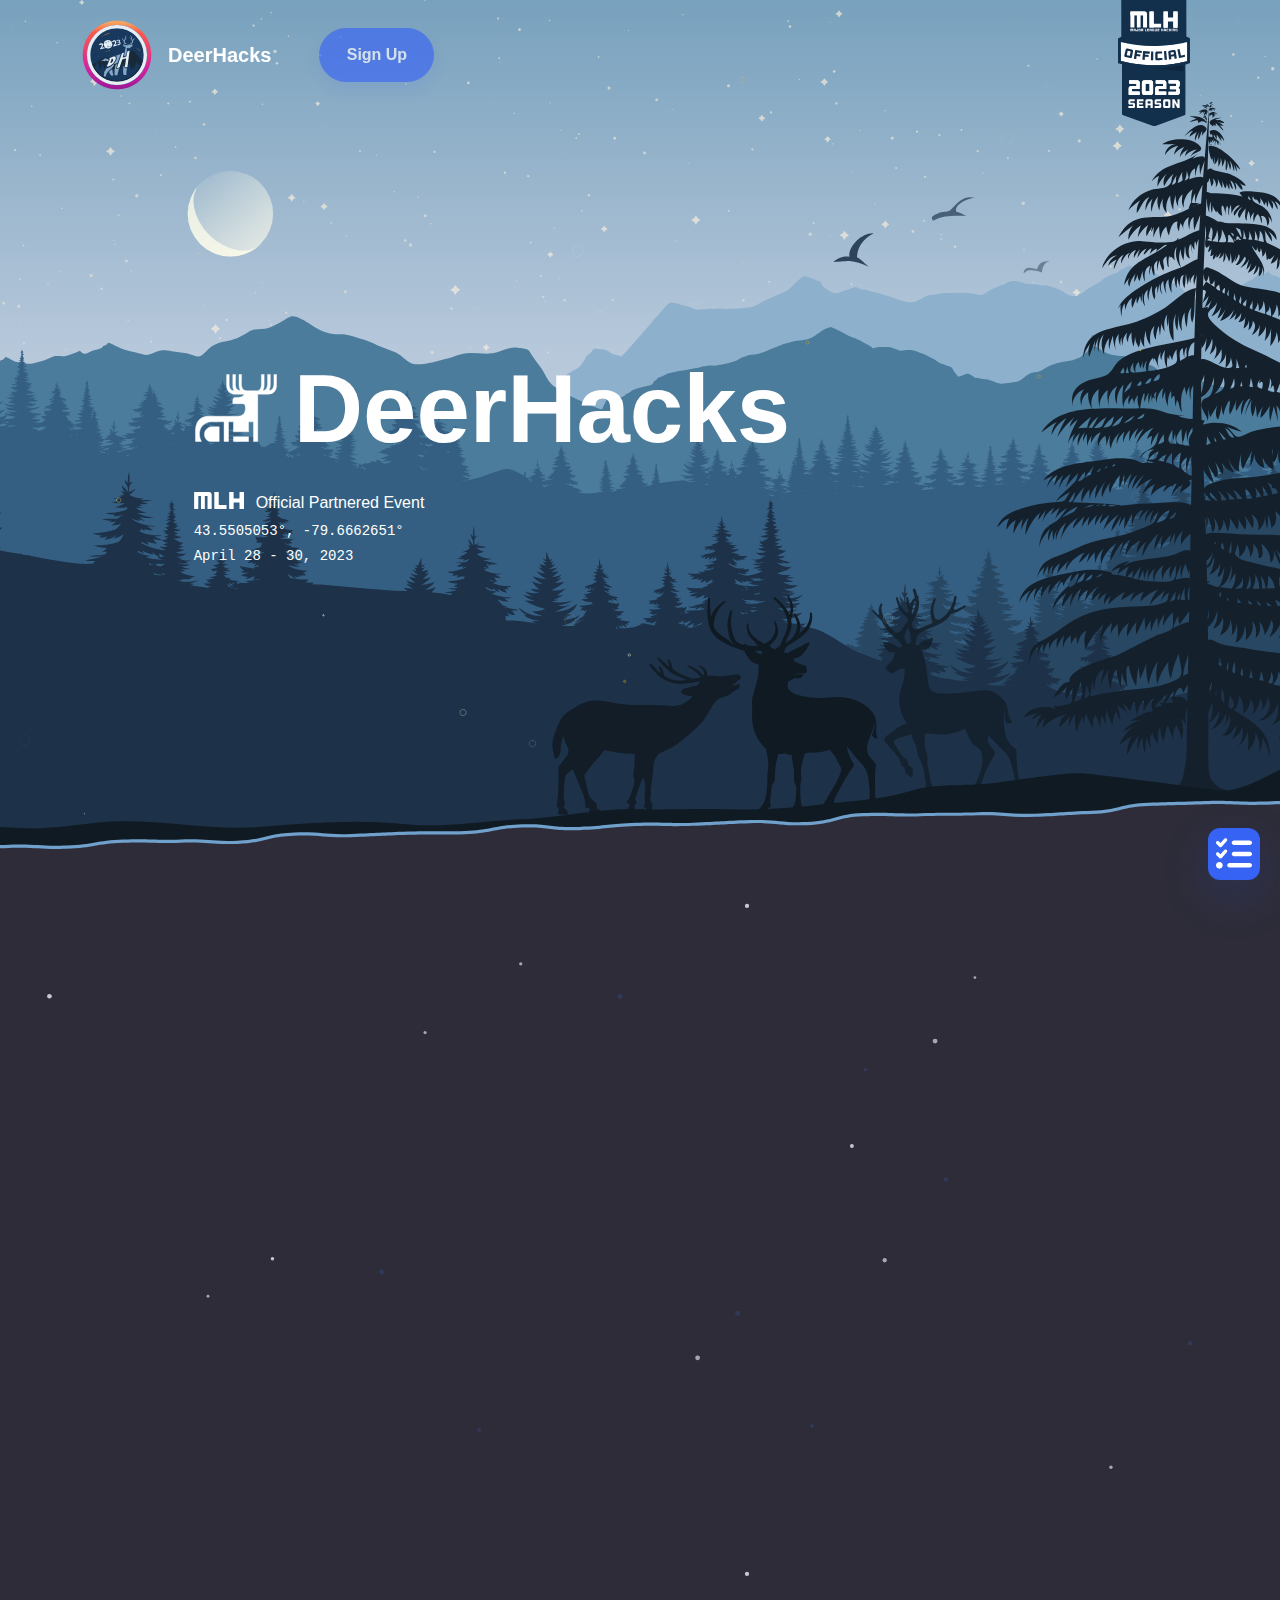
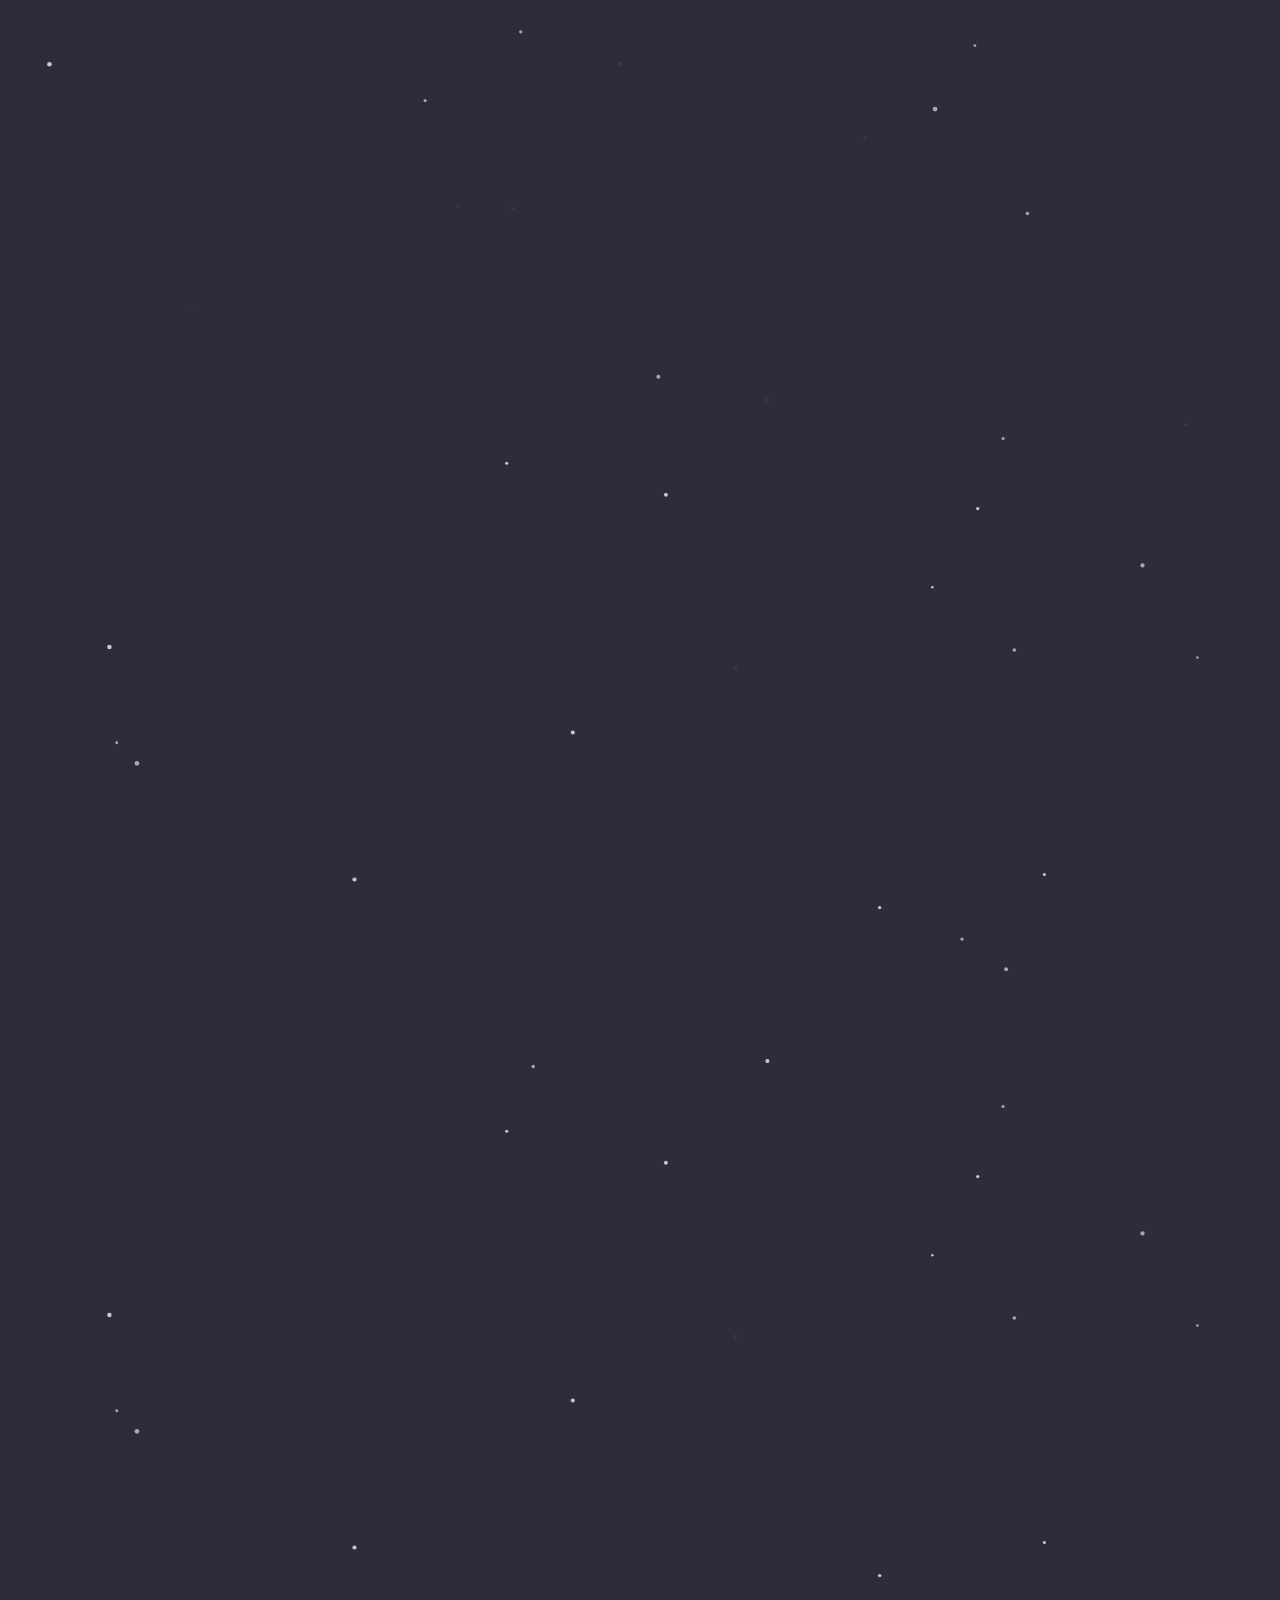
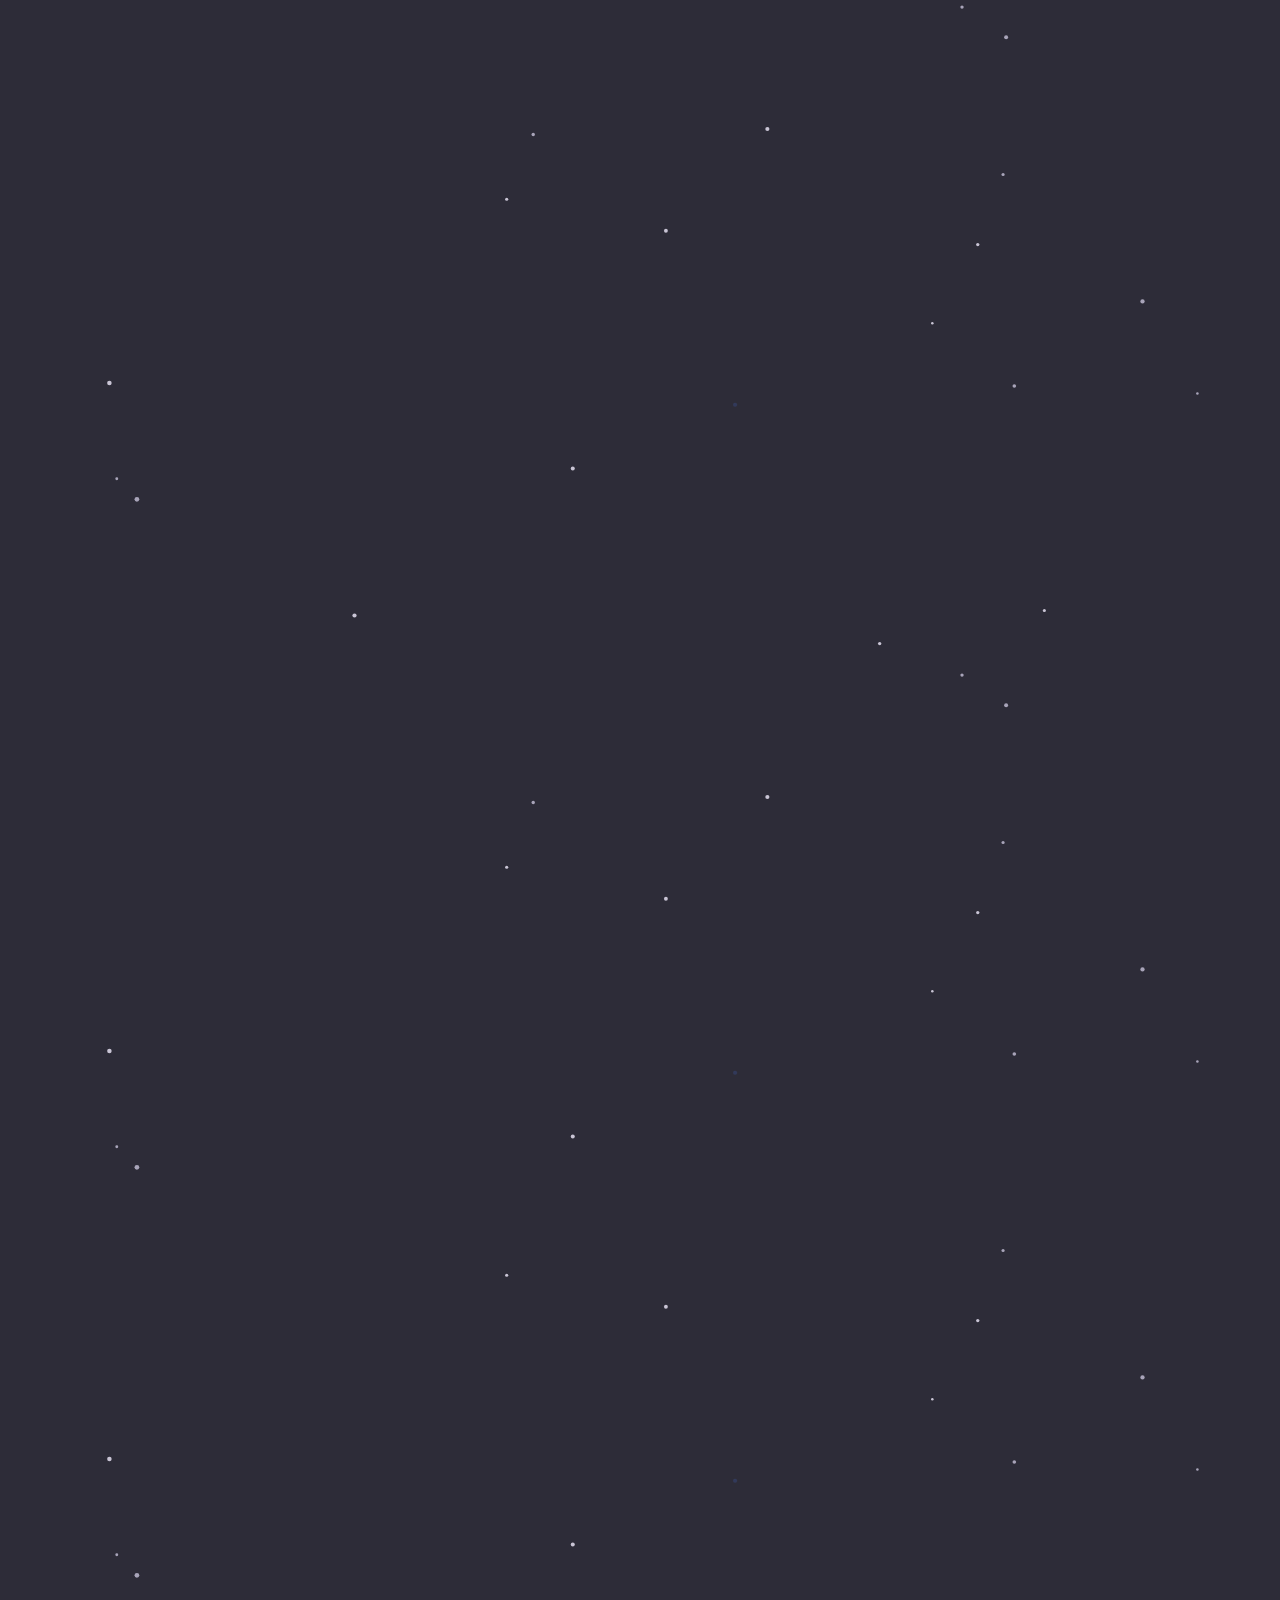
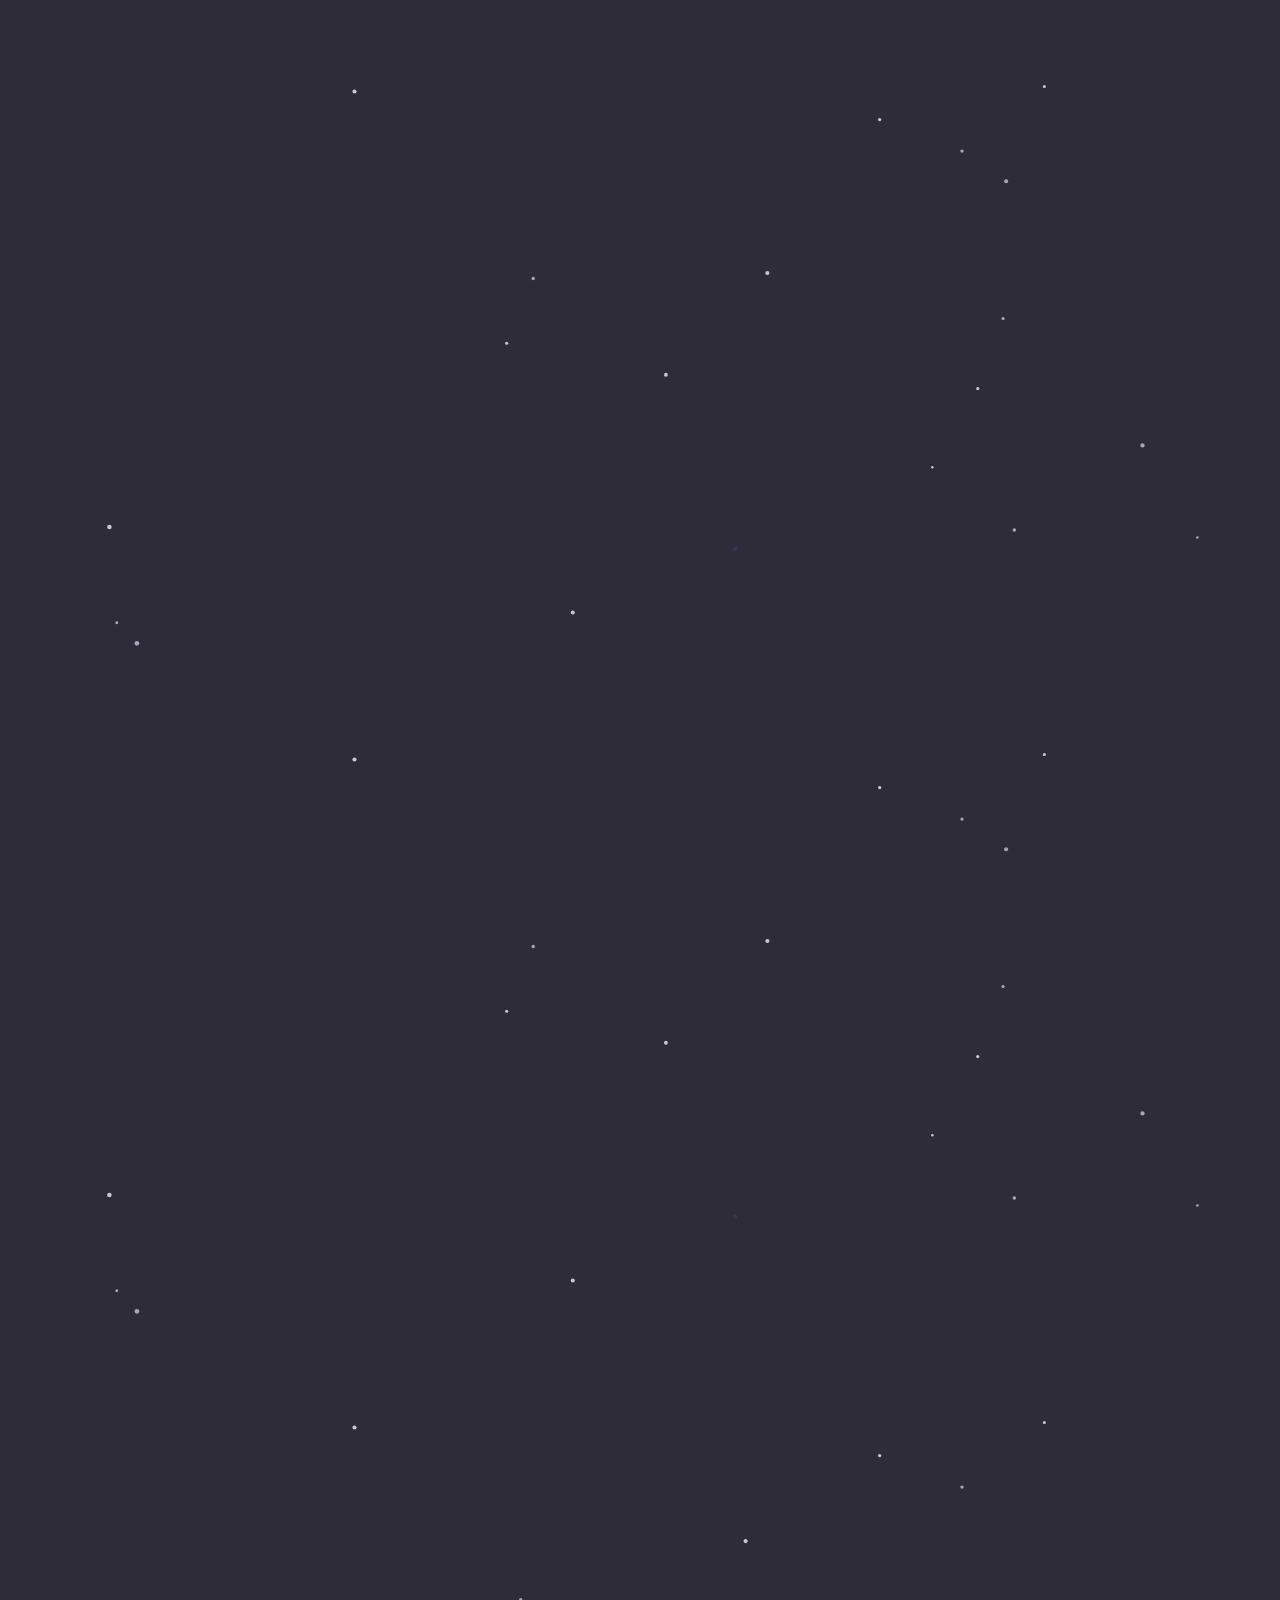
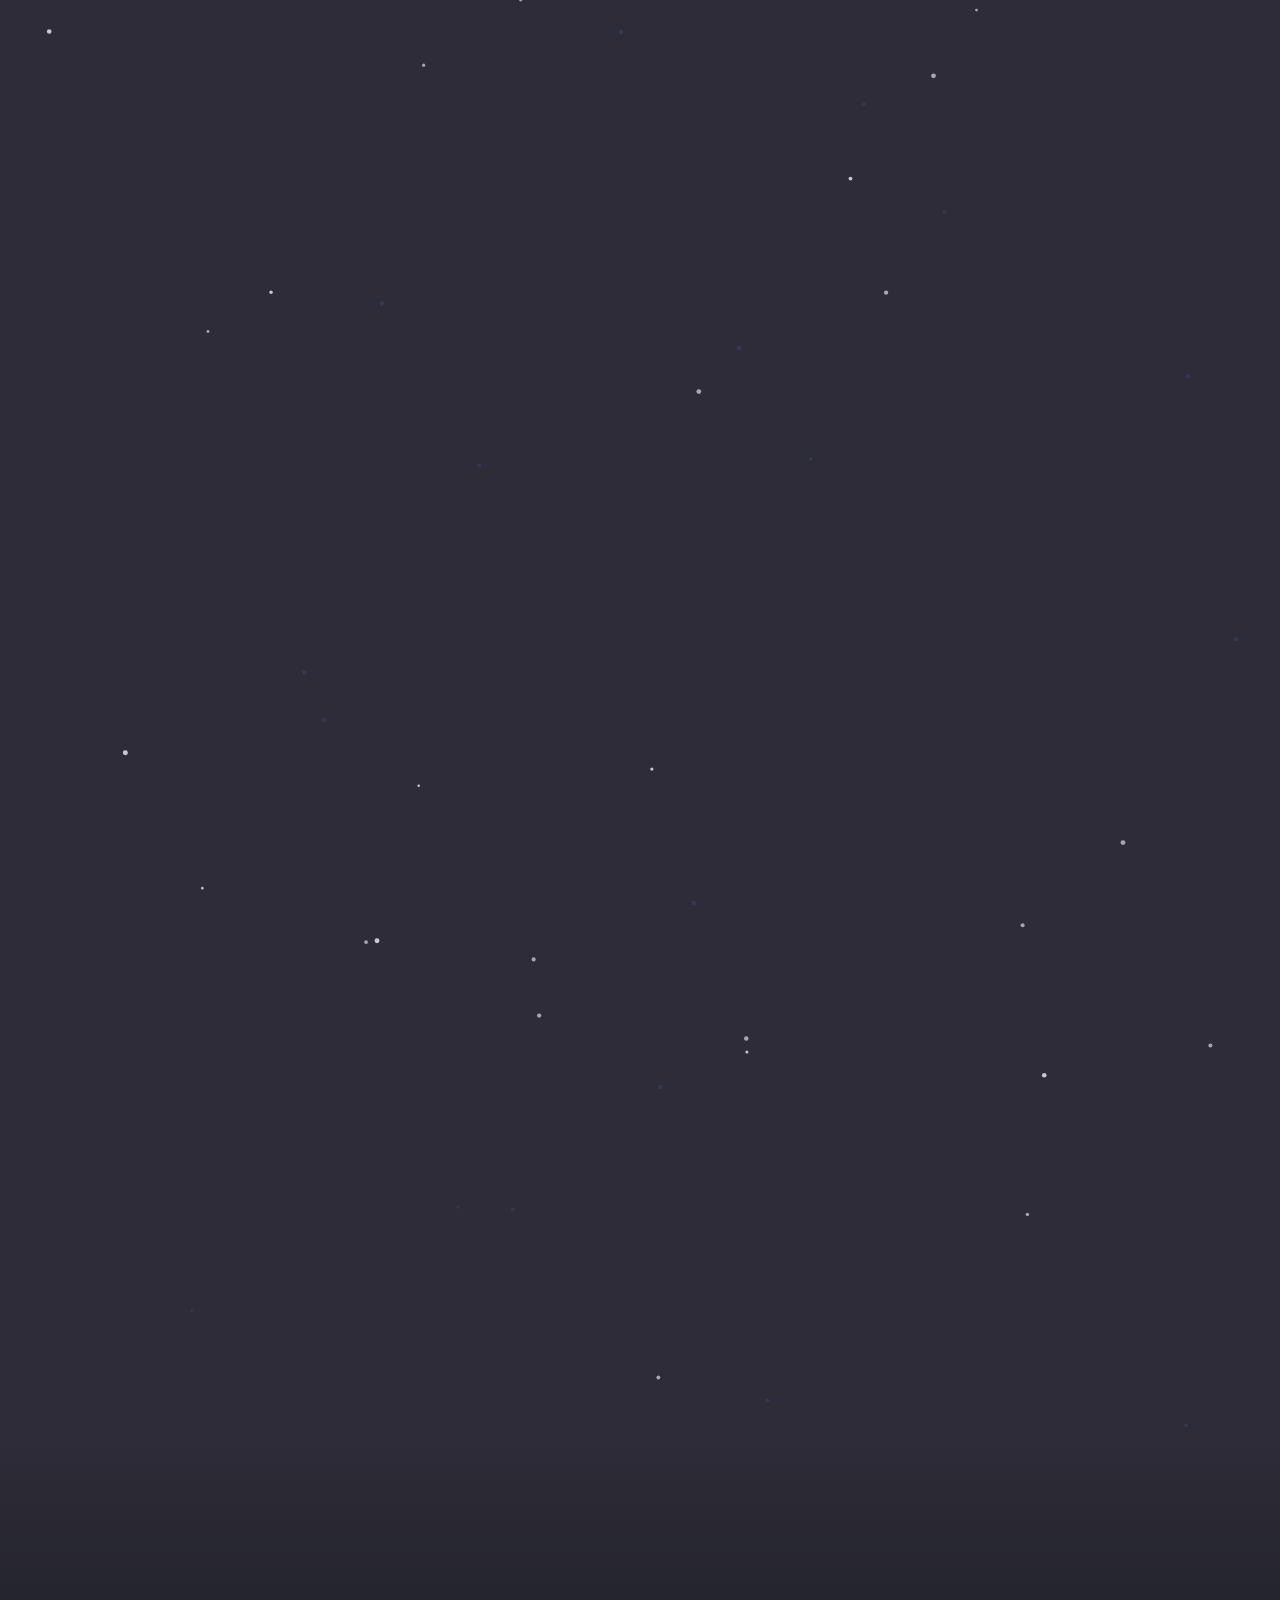
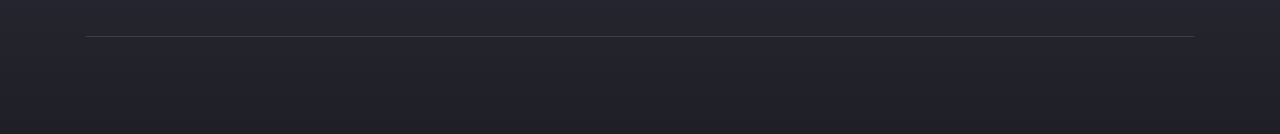
<file: index.html>
<!DOCTYPE html><html data-bs-theme="light" lang="en"><head><meta charset="utf-8"><meta name="viewport" content="width=device-width, initial-scale=1.0, shrink-to-fit=no"><title>DeerHacks</title><meta name="theme-color" content="#2d2c38"><meta property="og:description" content="DeerHacks is University of Toronto Mississauga's annual hackathon! Join hundreds of hackers for a weekend of fun :)"><meta property="og:type" content="website"><meta name="twitter:card" content="summary_large_image"><meta property="og:title" content="DeerHacks"><meta property="og:image" content="assets/img/preview.jpg"><meta name="description" content="DeerHacks is University of Toronto Mississauga's annual hackathon! Join hundreds of hackers for a weekend of fun :)"><link rel="apple-touch-icon" type="image/png" sizes="180x180" href="assets/img/favicons/apple-touch-icon.png"><link rel="icon" type="image/png" sizes="16x16" href="assets/img/favicons/favicon-16x16.png"><link rel="icon" type="image/png" sizes="32x32" href="assets/img/favicons/favicon-32x32.png"><link rel="icon" type="image/png" sizes="180x180" href="assets/img/favicons/apple-touch-icon.png"><link rel="icon" type="image/png" sizes="192x192" href="assets/img/favicons/android-chrome-192x192.png"><link rel="icon" type="image/png" sizes="512x512" href="assets/img/favicons/android-chrome-512x512.png"><link rel="stylesheet" href="assets/bootstrap/css/bootstrap.min.css"><link rel="manifest" href="manifest.json"><link rel="stylesheet" href="https://fonts.googleapis.com/css?family=Inter:300italic,400italic,600italic,700italic,800italic,400,300,600,700,800&amp;display=swap"><link rel="stylesheet" href="https://fonts.googleapis.com/css?family=Reenie+Beanie&amp;display=swap"><link rel="stylesheet" href="assets/css/styles.min.css"><link rel="stylesheet" href="assets/css/animate.min.min.css"><meta property="og:image" content="https://raw.githubusercontent.com/utmmcss/2023.deerhacks.ca/main/assets/img/preview.jpg">
<meta property="twitter:image" content="https://raw.githubusercontent.com/utmmcss/2023.deerhacks.ca/main/assets/img/preview.jpg">
<script async src="https://www.googletagmanager.com/gtag/js?id=G-269TQ3NNNR"></script><script>window.dataLayer = window.dataLayer || [];function gtag(){dataLayer.push(arguments);}gtag('js', new Date());gtag('config', 'G-269TQ3NNNR');</script>
<!-- HEH HEH. Caught you lurking... Anthony Tedja will see you now
    ⣿⣿⣿⣿⣿⣿⣿⣿⣿⣿⣿⣿⣿⣿⣿⣿⣿⣿⣿⣿⣿⣿⣿⣿⣿⣿⣿⣿⣿⣿⣿⣿⣿⣿⣿⣖⣯⣿⣛⡿⢿⣿⣿⣿⣿⣿⣿⣿⣿⣿⣿⣿⣿⣿⣿⣿⣿⣿⣿⣿⣿⣿⣿⣿⣿⣿⣿⣿⣿⣿⣿⣿⣿⣿⣿⣿⣿⣿⣿⣿⣿⣿⣿⣿
    ⣿⣿⣿⣿⣿⣿⣿⣿⣿⣿⣿⣿⣿⣿⣿⣿⣿⣿⣿⣿⣿⣿⣿⣿⣿⣿⣿⣿⣿⣿⣿⣿⣿⣿⣿⣿⣮⡻⣿⣿⣿⣾⣽⡻⠿⣛⣯⣭⣭⣭⣭⣭⣟⣛⠿⣿⣿⣿⣿⣿⣿⣿⣿⣿⣿⣿⣿⣿⣿⣿⣿⣿⣿⣿⣿⣿⣿⣿⣿⣿⣿⣿⣿⣿
    ⣿⣿⣿⣿⣿⣿⣿⣿⡿⠿⣿⠿⣿⣿⣿⣿⣿⣿⣿⣿⣿⣿⣿⣿⣿⣿⣿⣿⣿⣿⣿⣿⣿⣿⣿⣿⠿⣟⣊⣛⣿⣿⢟⣿⣿⣲⡶⣶⣦⣭⣝⣿⣿⣿⣿⣶⣭⡛⢿⣿⣿⣿⣿⣿⣿⣿⣿⣿⣿⣿⣿⣿⣿⣿⣿⣿⣿⣿⣿⣿⣿⣿⣿⣿
    ⣿⣿⣿⣿⣿⢟⣭⣶⣿⣿⣿⣿⣷⣯⣛⢿⣿⣿⣿⣿⣿⣿⣿⣿⣿⣿⣿⣿⣿⣿⣿⣿⡿⣻⣽⣾⣿⣿⣿⣿⣿⣿⣿⣿⣿⣿⣿⣿⣽⣿⣿⣿⣿⣿⣿⣿⠃⠀⣤⣬⠏⠉⠁⠀⠀⠀⠀⠀⢸⣿⣿⣿⣿⣿⣿⣿⣿⣿⣿⣿⣿⣿⣿⣿⡇
    ⣿⣿⣿⡟⣵⣿⣿⣿⣿⣿⣿⣿⣿⣿⣿⣧⡹⣿⣿⣿⣿⣿⣿⣿⣿⣿⣿⣿⣿⣿⢟⣿⣿⣿⡿⣿⣿⣿⣿⣿⣿⣿⣿⣿⣿⣿⣿⣿⣟⣿⣿⣿⣿⣿⣿⣿⡆⠀⢿⣯⣄⠀⠀⠀⠀⠀⠀⠀⣸⣿⣿⣿⣿⣿⣿⣿⣿⣿⣿⣿⣿⣿⣿⣿⣿
    ⣿⣿⡟⣼⣿⣿⣿⣿⣿⣿⣿⣿⣿⣿⣿⣿⣷⢹⣿⣿⣿⣿⣿⣿⣿⣿⣿⣿⡿⣱⣿⣿⣿⣟⣾⣿⣿⣿⣿⣿⣿⣿⣿⣿⣿⣿⣿⣿⣿⣿⣯⡻⣿⣿⣿⣿⣷⡀⠈⢿⣟⣀⠀⠀⠀⠀⠀⠀⣿⣿⣿⣿⣿⣿⣿⣿⣿⣿⣿⣿⣿⣿⣿⣿⡇
    ⣿⣿⣸⣿⣿⣿⣿⣿⣿⣿⣿⣿⣿⣿⣿⣿⣿⡇⣿⣿⣿⣿⣿⣿⣿⣿⣿⢟⣼⣿⣿⣿⡿⣾⣿⣿⣿⣿⣿⣿⣿⣿⣿⣿⣿⣿⣿⣿⣿⣿⣿⣷⡝⢿⣿⣿⣿⣷⡄⠈⢻⣿⣷⠀⠀⠀⠀⢀⣿⣿⣿⣿⣿⣿⣿⣿⣿⣿⣿⣿⣿⣿⣿⣿
    ⣿⡇⣿⣿⣿⣿⣿⣿⣿⣿⣿⣿⣿⣿⣿⣿⣿⣿⢸⣿⣿⣿⣿⣿⣿⣿⢯⣾⣿⣿⣿⣿⢻⣿⣿⣿⣿⣿⣿⣿⣿⣿⣿⣿⣿⣿⣿⣿⣿⣿⣿⣿⣿⣌⢿⣿⣿⣿⣿⣆⠀⠙⢿⣿⣷⡄⣠⠘⢿⣿⣿⣿⣿⣿⣿⣿⣿⣿⣿⣿⣿⣿⣿⣿
    ⣿⢹⣿⣿⣿⣿⣿⣿⣿⣿⣿⣿⣿⣿⣿⣿⣿⣿⡏⣿⣿⣿⣿⣿⣿⢯⣿⣿⢯⣿⣿⣿⣾⣿⣿⣿⣿⣿⣿⣿⣿⣾⣿⣿⣿⣿⣿⣿⣿⣿⣿⣿⣿⣿⣎⢿⣿⣿⣿⣿⡷⣄⡀⠈⠙⠛⠛⠀⣧⡹⣿⣿⣿⣿⣿⣿⣿⣿⣿⣿⣿⣿⣿⣿
    ⣿⣸⣿⣿⣿⣿⣿⣿⣿⣿⣿⣿⣿⣿⣿⣿⣿⣿⣧⢿⣿⣿⣿⣿⡟⣾⣿⡟⣾⣿⣿⣷⣿⣿⣿⣿⣿⣿⣿⣿⣿⡇⣿⣿⣿⣿⣿⣿⣿⣿⣿⣿⣿⣿⣿⣎⣿⣿⣿⣿⣷⢻⣿⣶⣄⢠⣤⣴⣿⣷⡘⣿⣿⣿⣿⣿⣿⣿⣿⣿⣿⣿⣿⣿
    ⡿⣿⣿⣿⣿⣿⢋⣿⠏⡟⢉⣉⣽⢋⣿⢃⣿⣿⣿⢸⣿⣿⠿⡋⣸⣿⣿⢳⣿⣿⣿⡿⣿⣿⣿⣿⣿⡟⣿⣿⣿⣧⣿⣿⣿⣿⣿⣿⡍⣿⣿⡿⣿⣿⣿⣿⡼⣿⣿⣿⣿⡿⣿⣿⡾⣯⢿⣿⣿⣿⣿⡜⣿⣿⣿⣿⣿⣿⣿⣿⣿⣿⣿⣿
    ⡇⣿⣿⣿⡿⢃⣈⠅⡼⠠⠄⠲⠃⣈⠁⣼⣿⣿⣿⠜⠋⠁⣾⢃⣿⣿⡟⣾⣿⣿⣿⣷⣿⣿⣿⣿⣿⣷⣿⣿⣿⡇⣿⣿⣿⣿⣿⣿⡟⡙⣿⣷⠹⣿⣿⣿⣿⣹⣿⣿⣿⡏⣿⣿⡇⣿⣞⣿⣿⣿⣿⡽⡘⣿⣿⣿⣿⣿⣿⣿⣿⣿⣿⣿
    ⡇⣿⣿⣿⣷⣾⣿⣾⣷⣶⣾⣷⣾⣿⣾⣿⣿⣿⣿⠄⠀⣰⡟⢸⣿⣿⣧⣿⣿⣿⣿⣿⣼⣿⣿⣿⣿⣿⢿⣿⣿⡇⣿⣿⣿⣿⣿⣿⢇⣭⡝⣿⢘⣢⣙⢿⣿⣇⢿⣿⣿⣿⣿⣿⣇⣿⣿⡼⣿⣿⣿⣷⢻⡽⣿⣿⣿⣿⣿⣿⣿⣿⣿⣿
    ⣷⢻⣿⣿⣿⢃⣿⠏⡍⢩⠥⣽⢃⣿⢇⣿⣿⣿⣿⡆⠀⣻⡗⣾⣿⣿⣻⣿⣿⣿⣿⣿⣧⢿⣿⣿⣿⣿⢸⣿⣿⠇⢹⣿⣿⣿⣿⡟⣼⣿⣿⡽⣿⣿⣿⣷⣭⡻⡼⣿⣿⣿⣿⣿⢻⣿⣿⣿⣹⣿⣿⣿⡟⣷⡹⣿⣿⣿⣿⣿⣿⣿⣿⣿
    ⣿⢹⣿⣿⢇⣠⡄⡼⠡⠔⣒⢁⣠⠄⡼⢹⣿⣿⣿⢢⡀⠻⢀⢻⣿⣿⣿⣿⡟⣿⣿⣿⣿⠈⢿⣿⣿⡟⢸⣿⣿⢸⣼⣿⣿⣿⢟⡽⣛⣭⣽⣷⣷⣶⣶⣾⣿⣯⣄⣿⣿⡇⣿⡿⣾⣿⣿⣿⣧⢿⣿⣿⣿⢻⣷⢻⣿⣿⣿⣿⣿⣿⣿⣿
    ⣿⡼⣿⣿⣾⣿⣷⣿⣶⣿⣿⣾⣿⣾⣿⣿⣿⣿⣿⢸⣿⣎⢸⣸⣿⣿⢸⣿⣿⢹⣿⣿⡿⢈⣬⠻⣿⡇⣿⣿⢇⣿⣏⣿⠿⣫⣾⢾⣿⢻⡟⠭⠟⠓⠒⠒⠚⠚⠛⢸⣿⣿⣿⢧⣿⣿⣿⣿⣿⡼⣿⣿⣿⣼⣿⣧⢻⣿⣿⣿⣿⣿⣿⣿
    ⣿⣇⣿⣿⣿⣿⣿⣿⣿⣿⣿⣿⣿⣿⣿⣿⣿⣿⡟⣿⣿⣿⢸⡟⣿⣿⢸⣿⡇⣼⣿⣿⢳⣿⣿⣷⣜⢇⣿⢏⣾⣿⣸⣵⣿⣿⡻⠓⠈⢀⡀⠀⠀⡀⡀⠐⢲⣖⢰⣼⣿⣹⣟⣾⣿⣿⣿⣿⣿⣷⢿⣿⣿⡇⣿⣿⣄⢻⣿⣿⣿⣿⣿⣿
    ⣿⣿⡸⣿⣿⣿⣿⣿⣿⣿⣿⣿⣿⣿⣿⣿⣿⣿⡑⣿⣿⡏⣼⣷⣿⣿⣸⣿⢧⡇⡿⣣⡿⣿⣛⣛⣻⡸⠫⣾⣿⣿⣿⣿⣿⣟⣤⣥⣾⣿⣇⢾⣿⣾⣤⠴⠿⠋⣾⣻⡟⣿⣽⣿⣿⣿⣿⣿⣿⣿⣼⣿⣿⣿⣿⣿⡟⣆⢻⣿⣿⣿⣿⣿
    ⣿⣿⣧⢿⣿⣿⣿⣿⣿⣿⣿⣿⣿⣿⣿⣿⣿⡿⣩⣬⣿⡇⢻⣿⣼⣿⡏⣿⣼⡇⣡⣷⣿⣿⠿⣿⣷⣾⣷⣿⣿⣿⣿⣿⣿⣿⣿⣿⣿⣿⣿⣿⣮⣡⣦⣾⡿⢿⣿⣎⢻⢳⣿⣿⣿⣿⣿⣿⣿⣿⡇⣿⣿⣿⢻⣿⣧⣿⣆⢿⣿⣿⣿⣿
    ⣿⣿⣿⡜⢿⣿⣿⣿⣿⣿⣿⣿⣿⣿⣿⣿⣿⢣⣿⣿⣿⡇⡿⣿⣷⢿⣷⢧⣯⣾⡿⠏⠓⠋⠉⠉⢁⡉⢠⣽⣿⣿⣿⣿⣿⣿⣿⣿⣿⣿⣿⢟⣻⣿⣿⣫⡾⣿⣾⣏⣯⣿⣿⣿⣿⣿⣿⣿⣿⣿⣿⢹⣿⣿⢸⣿⡇⣿⣿⣎⢿⣿⣿⣿
    ⣿⣿⣿⣿⣎⢻⣿⣿⣿⣿⣿⣿⣿⣿⣿⡿⣣⣿⣿⣿⣿⡇⣧⢻⣿⣟⣿⣘⣯⠁⠀⠀⢀⣠⠀⢀⣭⣭⢸⣿⣿⣿⣿⣿⣿⣿⣿⣿⣿⣿⣻⣟⣽⣿⣿⣿⣾⣿⣿⢘⣾⣿⣿⣿⣿⣿⣿⣿⣿⣿⣿⢸⣿⣿⢸⣿⡇⣏⣿⣿⣎⣿⣿⣿⡇
    ⣿⣿⣿⣿⣿⣷⣝⡿⣿⣿⣿⣿⡿⠿⣛⣵⣿⣿⣿⣿⣿⢻⣿⣯⢿⣿⣞⣇⠧⢀⣾⣦⡻⠿⢛⢛⣭⣥⣿⣿⣿⡻⣿⣿⣿⣿⣿⣿⣿⣿⣿⣿⣿⣿⢛⣿⣿⣿⡟⣾⣿⣿⣿⣿⣿⣿⣿⣿⣿⣿⣿⡿⣿⣿⣸⣿⣿⢻⣿⣿⣿⡜⣿⣿
    ⣿⣿⣿⣿⣿⣿⣿⣿⣿⣷⣶⣶⣿⣿⣿⣿⣿⣿⣿⣿⣿⢸⣿⣿⣯⢿⣿⡽⣼⣿⣿⣿⣥⣶⣿⣿⣿⣿⣿⣿⣿⣿⣿⣿⣿⣿⣿⣿⣿⣿⣿⣿⣟⣵⣿⣿⣿⡿⣼⣿⣿⣿⣿⣿⣿⣿⣿⣿⣿⣿⣿⣇⡿⣾⣾⣿⡼⣿⣿⣿⣿⣿⢹⣿
    ⣿⣿⣿⣿⣿⣿⣿⣿⣿⣿⣿⣿⣿⣿⣿⣿⣿⣿⣿⣿⣿⣼⣿⣿⣿⣿⡻⣿⡅⢿⣿⢟⣥⣺⢞⣵⣿⣿⣿⣿⣿⣿⣿⣿⣿⣿⣿⣿⡿⣟⣯⣾⣿⣿⣿⣿⣿⢱⣿⣿⣿⣿⣿⣿⣿⣿⣿⣿⣿⡟⣾⣷⣿⣧⣿⠯⣽⣿⣹⣿⣿⣿⡏⣿
    ⣿⣿⣿⣿⣿⣿⣿⣿⣿⣿⣿⣿⣿⣿⣿⣿⣿⣿⣿⣿⡏⣿⣿⣿⣿⣿⣿⣿⣿⡜⣡⣾⣾⣽⣿⣿⡟⠿⢿⣿⣿⣿⣿⠿⣿⣛⣯⣷⣿⣿⣿⣿⣿⣿⣿⣿⢧⣿⣿⣿⣿⣿⣿⣿⣿⣿⣿⣿⣿⣽⣿⣿⡿⣼⡟⣴⡿⣳⣿⣿⣿⣿⣿⢻
    ⣿⣿⣿⣿⣿⣿⣿⣿⣿⣿⣿⣿⣿⣿⣿⣿⣿⣿⣿⣿⡇⣿⣿⣿⣿⣿⣿⣿⣷⡿⡜⣿⣿⣿⣿⣿⣿⣿⣿⣿⣿⣿⣿⣿⣿⣿⣿⣿⣿⣿⣿⣿⣿⣿⣿⡟⣾⣿⣿⣿⣿⣿⣿⣿⣿⣿⣿⣿⣳⣿⣿⢻⣷⢟⣼⣟⣿⣿⣿⣿⣿⣿⣿⢸
    ⣿⣿⣿⣿⣿⣿⣿⣿⣿⣿⣿⣿⣿⣿⣿⣿⣿⣿⣿⣿⣿⣿⣿⣿⣿⣿⣿⣿⣿⣿⣯⡈⢿⣿⣿⣿⣿⣿⣿⣿⣿⣿⣿⣿⣿⣿⣿⣿⣿⣿⣿⣿⣟⣯⠟⢱⣿⣿⣿⣿⣿⣿⣿⣿⣿⣿⣿⣳⣿⣿⣿⢸⣫⣿⣿⣿⣿⣿⡇⣿⣿⣿⣿⢸
    ⣿⣿⣿⣿⣿⣿⣿⣿⣿⣿⣿⣿⣿⣿⣿⣿⣿⣿⣿⣿⣿⣿⣿⣿⣿⣿⣿⣿⣿⣿⣿⣿⣆⠛⠿⣿⣿⣿⣿⣿⣿⣿⣿⣿⣿⣿⣿⣿⣟⡯⠟⠛⠉⢄⡴⣼⣿⣿⣿⣿⣿⣿⣿⣿⣿⡿⣳⣿⣿⣿⡟⣿⣿⣿⣿⣿⣿⣿⢣⢺⣿⣿⣿⢸
    ⣿⣿⣿⣿⣿⣿⣿⣿⣿⣿⣿⣿⣿⣿⣿⣿⣿⣿⣿⣿⡿⣿⣿⣿⣿⣿⣿⣿⣿⣿⣿⣿⣿⣧⡁⢠⣬⣉⣛⢛⣛⡻⠛⠛⠛⠛⡛⡉⠥⠀⠁⣀⣴⣿⡇⣿⣿⣿⣿⣿⣿⣿⣿⣿⢟⣿⣿⣿⣿⣿⢹⣿⣿⣿⣿⣿⣿⡏⣾⢸⣿⣿⡏⣿
    ⣿⣿⣿⣿⣿⣿⣿⣿⣿⣿⣿⣿⣿⣿⣿⣿⣿⣿⣿⣿⡇⣿⣿⣿⣿⣿⣿⣿⣿⣿⣿⣿⣿⣿⣷⡘⣿⣿⢻⢸⣿⣿⢳⢧⠋⢀⢡⣐⣤⣴⣾⣿⣿⣿⣏⣿⣿⣿⣿⣿⣿⣿⢟⣵⣿⣿⣿⣿⣿⢃⣿⣿⣿⣿⣿⣿⢏⣼⣿⣼⣿⡿⣸⣿
    ⣿⣿⣿⣿⣿⣿⣿⣿⣿⣿⣿⣿⣿⣿⣿⣿⣿⣿⣿⣿⣷⢿⣿⡇⢻⢟⣿⣿⣿⣿⣿⣿⣿⣿⣿⣷⡜⣿⢸⣸⣿⢏⠟⠀⣠⣿⡄⣿⣿⣿⣿⣿⣿⡿⡃⣿⣿⣿⣿⡿⣻⣵⣿⣿⣿⣿⣿⣿⢣⣾⣿⣿⣿⣿⡿⣫⣾⣿⣏⣿⡿⣱⣿⣿
    ⣿⣿⣿⣿⣿⣿⣿⣿⣿⣿⣿⢟⣯⣽⣭⣽⣽⣻⣿⣿⣿⡜⡿⣃⣶⡙⣿⣿⣿⣿⣿⣿⣿⣿⣿⣿⣿⡹⡞⠿⠋⠈⠀⣰⣿⣿⣷⣜⢿⣿⡿⣟⣽⡾⠧⠻⣟⣯⣷⣿⣿⣿⣿⣿⣿⣿⠟⠁⠻⣿⣿⣿⢿⣫⣾⣿⣿⣟⠼⣫⣾⣿⣿⣿
    ⣿⣿⣿⣿⣿⣿⣿⣿⣿⣿⡗⣿⣿⣿⣿⣿⣿⣿⡼⢟⣩⣶⠸⣿⣼⣿⣮⡛⡿⢿⣿⣿⣿⣿⣿⣿⣿⣷⠀⠀⠀⠀⣼⣿⣿⣿⡿⠛⠁⠄⡻⣿⣮⣕⡻⢿⣿⣿⣿⣿⣿⡿⠿⠟⠋⠁⠀⠈⠠⠈⠙⢶⣿⣿⣿⣿⣯⣶⣿⣿⣿⣿⣿⣿⡇
    ⣿⣿⣿⣿⣿⣿⣿⣿⣿⡟⣾⣿⣿⣿⣿⣿⣿⣿⣧⣿⣿⣿⣧⡹⣧⢿⣿⣿⣮⣕⠮⣭⣟⣛⣛⣛⣻⣯⣵⠇⠀⣸⣿⣿⡿⠋⠄⢔⣉⣽⣈⡜⣿⣿⣿⣿⣿⣶⣶⣶⣶⡿⠃⠀⠀⠀⠀⠀⠀⠀⠂⠰⠻⣿⣿⣿⣿⣿⣿⣿⣿⣿⣿⣿⣿
    ⣿⣿⣿⣿⣿⣿⣿⣿⣿⣿⣝⢿⣿⣿⣿⣿⣿⣿⢯⣿⣿⣿⣿⣷⣎⠫⢻⣿⣿⣿⣿⣶⣮⣭⣟⠛⠛⠛⠋⠀⠀⣿⣿⢏⠴⠃⢶⢫⠦⡖⡱⢡⡜⢿⣿⣿⣿⣿⣿⣿⡟⠁⠀⠀⠀⠀⠀⠀⠀⠀⠀⠁⡐⠹⣿⣿⣿⣿⣿⣿⣿⣿⣿⣿⣿⡇
    ⣿⣿⣿⣿⣿⣿⣿⣿⣿⣿⣿⣮⣿⣿⡿⡿⢿⣣⣿⣿⣿⣿⣿⣿⣿⣿⣶⣾⣿⣿⣿⣿⣿⣿⠃⠀⠀⠀⠀⠀⡞⣼⣾⡟⠁⠀⠀⢩⡁⠉⠀⠈⣯⣮⡻⣿⣿⣿⢿⠋⠀⠀⠀⠀⠀⠀⠀⠀⠀⠀⠀⠀⠠⠀⢻⣿⣿⣿⣿⣿⣿⣿⣿⣿⣿⣿⡇
    ⣿⣿⣿⣿⣿⣿⣿⣿⣿⣿⣿⣿⣿⣿⣿⣿⣿⣿⣿⣿⣿⣿⣿⣿⣿⣿⣿⣿⣿⣿⣿⣿⣿⠃⠀⠀⠀⠀⠀⣼⣹⠿⠌⠀⠀⠀⠀⣾⡇⠀⠀⠀⠸⣿⣿⣣⣿⡃⡞⠀⠀⠀⠀⠀⠀⠀⠀⠀⠀⠀⠀⠀⠀⠆⠈⣿⣿⣿⣿⣿⣿⣿⣿⣿⣿⣿⣿⡇
    ⣿⣿⣿⣿⣿⣿⣿⣿⣿⣿⣿⣿⣿⣿⣿⣿⣿⣿⣿⣿⣿⣿⣿⣿⣿⣿⣿⣿⣿⣿⣿⣿⠇⠀⠀⠀⠀⠀⠀⠀⡿⢽⠻⠶⠶⣤⣴⣟⣃⣀⣀⣀⠀⠵⠿⠟⠽⣹⠁⠀⠀⠀⠀⠀⠀⠀⠀⠀⠀⠀⠀⠀⠀⠰⠀⠸⣿⣿⣿⣿⣿⣿⣿⣿⣿⣿⣿
    ⣿⣿⣿⣿⣿⣿⣿⣿⣿⣿⣿⣿⣿⣿⣿⣿⣿⣿⣿⣿⣿⣿⣿⣿⣿⣿⣿⣿⣿⣿⣿⠏⠀⠀⠀⠀⠀⠀⠀⠀⠀⠀⠀⠀⠀⠀⠀⠈⠉⠉⠉⠉⣿⠿⡝⠛⠛⠋⠀⠀⠀⠀⠀⠀⠀⠀⠀⠀⠀⠀⠀⠀⠀⠀⠃⠀⢻⣿⣿⣿⣿⣿⣿⣿⣿⣿⣿⣿⡇
    -->
</head><body id="top" ontouchstart=""><img class="d-none" fetchpriority="high" src="assets/img/backgrounds/background.svg"><div class="modal fade pulse animated" role="dialog" tabindex="-1" id="modal-1" style="--bs-modal-bg: rgba(0,0,0,0.9);"><div class="modal-dialog modal-fullscreen" role="document"><div class="modal-content"><div class="modal-header fixed-top p-4 px-md-5 border-bottom-0" style="background-image: linear-gradient(to bottom, rgba(0,0,0,0.5), rgba(255,0,0,0));"><h4 class="modal-title d-flex align-items-center pulse animated fs-6" style="column-gap: 0.75rem;margin-left: -0.25rem;"><img class="noselect" src="assets/img/logo-badge.svg" style="width: 2rem;"><small>DeerHacks</small><small id="story-date" style="opacity: 0.50;"></small></h4><button class="btn-close btn-close-white links" type="button" aria-label="Close" data-bs-dismiss="modal"></button></div><div class="modal-body d-flex align-items-center justify-content-center p-0"><div class="container d-flex justify-content-center align-items-center p-0" id="stories-container"><div class="d-inline-flex justify-content-center align-items-center h-100 position-relative mx-auto noselect" id="story-container"><div class="progress fixed-top m-1 progress-bar">
			<div class="progress-bar bg-light" aria-valuenow="0" aria-valuemin="0" aria-valuemax="100" style="transition: width 0.25s ease;"><span class="visually-hidden">0%</span></div>
		</div><h1 class="fw-normal text-dark position-absolute noselect" style="font-size: 1.25rem;pointer-events: none;font-family: 'Reenie Beanie';bottom: 15%;">thanks for<br>coming <span><svg width="21" height="17" viewBox="0 0 21 17" fill="none" xmlns="http://www.w3.org/2000/svg">
<path d="M9.51665 16.2685C8.55015 15.968 7.68023 15.433 6.87003 14.836C6.02705 14.2149 5.22625 13.5332 4.46383 12.8159C3.05699 11.4926 1.66405 10.0153 0.880534 8.22436C0.533531 7.43169 0.319341 6.5638 0.346686 5.69541C0.370702 4.93273 0.567357 4.16853 0.932099 3.49735C1.28825 2.84167 1.80916 2.2757 2.47849 1.93439C3.31608 1.50718 4.32154 1.49981 5.21482 1.74251C6.77803 2.16718 8.10795 3.40662 8.63681 4.93909C8.70187 5.12817 8.75473 5.32106 8.79591 5.51675C8.82513 5.65525 8.9949 5.67279 9.08766 5.59375C10.472 4.4181 12.1134 3.55555 13.8589 3.0587C14.7341 2.80939 15.6346 2.65055 16.5431 2.59236C16.9983 2.56313 17.4552 2.5583 17.9111 2.57863C18.3406 2.59795 18.8271 2.61828 19.1712 2.91105C19.8703 3.50625 19.7366 4.52611 19.4174 5.28014C19.0375 6.17726 18.4677 7.00652 17.8789 7.77758C17.2834 8.55753 16.6282 9.29047 15.9728 10.0199C15.2424 10.8328 14.5118 11.6453 13.7811 12.4578C13.0464 13.2752 12.3117 14.0925 11.5772 14.9098C11.2148 15.3127 10.8534 15.7163 10.4905 16.1184C10.3589 16.2641 10.2046 16.4511 9.99697 16.4796C9.76672 16.5111 9.54155 16.3489 9.35755 16.2334C7.6937 15.1881 6.15615 13.9463 4.78202 12.5414C3.53592 11.2669 2.38474 9.80714 1.79829 8.10262C1.52752 7.3153 1.37677 6.48146 1.43148 5.64763C1.4799 4.90986 1.68013 4.17565 2.01542 3.51641C2.33861 2.88132 2.7908 2.29679 3.37098 1.87619C3.98417 1.43119 4.71365 1.18036 5.47328 1.18137C6.32236 1.18239 7.18008 1.47922 7.83246 2.02664C8.48204 2.57152 8.91052 3.34182 9.06733 4.17235C9.1423 4.57109 9.14967 4.98687 9.08512 5.38764C9.07114 5.47456 9.10036 5.55741 9.18626 5.5935C9.25869 5.62399 9.36899 5.60163 9.40406 5.52209C10.1446 3.85239 11.7739 2.78754 13.4228 2.14355C14.2157 1.834 15.0566 1.62281 15.9078 1.56665C16.7149 1.51353 17.5589 1.59308 18.3015 1.93464C18.6652 2.10212 18.9994 2.32576 19.2845 2.60761C19.6075 2.92681 19.8985 3.338 19.9384 3.80384C19.9844 4.33449 19.7244 4.83133 19.465 5.27506C19.2144 5.70405 18.9328 6.1155 18.6283 6.50815C17.3932 8.10135 15.8297 9.39619 14.3862 10.7902C12.8139 12.3084 11.3437 13.9326 9.98884 15.6479C9.81882 15.8633 9.65058 16.0803 9.48361 16.2984C9.42617 16.3738 9.47268 16.493 9.54638 16.5372C9.63558 16.5907 9.72809 16.5491 9.78527 16.4746C11.1609 14.6759 12.6639 12.9742 14.2767 11.3846C15.7593 9.92328 17.3899 8.59464 18.7043 6.97068C19.0271 6.57168 19.3308 6.15693 19.603 5.72159C19.8861 5.26896 20.1804 4.77695 20.265 4.24147C20.4231 3.24143 19.7188 2.38396 18.9208 1.87467C17.4456 0.933078 15.4938 1.09903 13.8975 1.60629C12.164 2.15701 10.3927 3.16976 9.41524 4.75179C9.29758 4.94239 9.19363 5.14113 9.10265 5.34596C9.20888 5.39069 9.31537 5.43568 9.4216 5.48041C9.56544 4.58685 9.40432 3.66559 8.96846 2.87166C8.5288 2.07086 7.82128 1.46194 6.97601 1.12241C6.15285 0.791776 5.21253 0.736882 4.36185 0.994071C3.62527 1.21695 2.97056 1.66373 2.4624 2.23783C1.42167 3.41348 0.929379 5.06921 1.10621 6.62404C1.32167 8.52145 2.30707 10.2115 3.50921 11.6565C4.79574 13.2029 6.3338 14.5585 7.96995 15.7237C8.38801 16.0217 8.81497 16.3088 9.25209 16.5789C9.46404 16.7101 9.70573 16.8403 9.96342 16.8308C10.2099 16.8217 10.4158 16.6906 10.5884 16.5231C10.7726 16.3438 10.9381 16.1421 11.1099 15.9509C11.3066 15.7322 11.5033 15.5134 11.6997 15.2947C12.0824 14.8688 12.4654 14.4429 12.8484 14.017C13.6141 13.1651 14.3799 12.3132 15.1456 11.4616C15.8671 10.6593 16.598 9.86432 17.2979 9.0432C17.9653 8.2607 18.6016 7.44618 19.1338 6.56482C19.6368 5.7315 20.1707 4.75331 19.9989 3.7459C19.9298 3.34055 19.7336 2.93418 19.4179 2.66428C19.037 2.33873 18.5495 2.26553 18.0652 2.23758C17.1126 2.18218 16.1548 2.24063 15.214 2.39667C13.3371 2.70774 11.5218 3.43026 9.94894 4.50171C9.56468 4.76322 9.19516 5.04608 8.84089 5.34698C8.93822 5.37265 9.03556 5.39832 9.13264 5.42399C8.77278 3.72531 7.51377 2.28154 5.92031 1.61697C5.01151 1.23804 3.96308 1.11047 3.00398 1.36385C2.2121 1.57275 1.52981 2.064 1.03167 2.70799C0.538334 3.34588 0.219338 4.11466 0.0802981 4.90732C-0.0725417 5.778 -0.00196753 6.65479 0.247522 7.50133C0.816643 9.43355 2.17012 11.0296 3.56598 12.4304C4.34367 13.2109 5.16729 13.9456 6.03111 14.6294C6.85758 15.2835 7.72216 15.9105 8.69374 16.3321C8.93238 16.4357 9.17534 16.5278 9.42388 16.6051C9.63889 16.6719 9.73089 16.335 9.51665 16.2685Z" fill="#211D1D"/>
<path d="M10.0026 16.4191C9.53753 16.2358 9.11551 15.9585 8.70172 15.6824C8.33077 15.4352 7.96455 15.1809 7.60482 14.9181C6.89431 14.399 6.20847 13.845 5.56323 13.2462C4.28423 12.059 3.16134 10.6833 2.4277 9.0904C1.70262 7.51593 1.30449 5.57126 2.02351 3.92081C2.33647 3.20208 2.85612 2.62187 3.54612 2.24718C4.15667 1.91585 4.89184 1.74943 5.58142 1.88545C6.32855 2.03293 6.91449 2.52919 7.27597 3.18838C7.65713 3.88418 7.79939 4.69459 7.88708 5.47435C7.90975 5.67739 7.92843 5.88067 7.94562 6.08421C7.96057 6.25885 8.17008 6.31864 8.27123 6.17215C9.34346 4.61736 11.1262 3.75265 12.9047 3.27906C13.9328 3.00527 14.9859 2.84209 16.037 2.68465C16.7245 2.58176 17.583 2.46118 18.1981 2.87099C19.0215 3.41981 18.5437 4.50451 18.1418 5.15771C17.6423 5.96986 17.0796 6.74414 16.4846 7.48853C15.2901 8.98228 13.96 10.3597 12.6357 11.7369C11.3083 13.1165 9.98023 14.5008 8.7919 16.0039C8.64417 16.1908 8.49868 16.3794 8.35518 16.5696C8.29813 16.6454 8.34372 16.764 8.41796 16.8084C8.50665 16.8616 8.60007 16.8207 8.65662 16.7458C9.84869 15.165 11.2114 13.7234 12.5808 12.2974C13.9505 10.8712 15.3362 9.45512 16.5835 7.91877C17.2034 7.1552 17.7901 6.36348 18.318 5.53339C18.794 4.78527 19.3521 3.72699 18.725 2.89864C18.2402 2.25839 17.3429 2.20234 16.607 2.26387C16.1152 2.30523 15.6259 2.39392 15.1389 2.47164C14.6027 2.55684 14.0679 2.65077 13.5375 2.76711C11.6359 3.18414 9.69946 3.94348 8.39255 5.44894C8.24158 5.62308 8.10058 5.80619 7.96954 5.99602C8.07791 6.02542 8.18628 6.05481 8.29489 6.08421C8.16161 4.51572 7.89854 2.49357 6.27847 1.74744C4.83604 1.08327 3.05925 1.77758 2.14877 2.99979C1.01326 4.52419 1.15708 6.67414 1.76233 8.37541C2.38113 10.1153 3.46573 11.6444 4.75682 12.9511C5.41326 13.6151 6.12277 14.224 6.86193 14.794C7.61105 15.3717 8.38882 15.9437 9.20943 16.4166C9.43464 16.5465 9.66757 16.6603 9.90972 16.7557C9.99816 16.7906 10.1006 16.7175 10.1247 16.6338C10.1529 16.5351 10.0901 16.4535 10.0026 16.4191Z" fill="#211D1D"/>
</svg>
</span></h1><h2 class="fw-normal text-dark position-absolute noselect" style="font-size: 1rem;pointer-events: none;font-family: 'Reenie Beanie';bottom: 12%;">04/30/2023</h2><img data-bs-toggle="tooltip" data-bss-tooltip="" data-bs-placement="bottom" class="shown p-3" src="assets/img/stories/Apr%2030.webp" data-bs-title="<a href=&quot;https://linkedin.com/showcase/deerhacks&quot;>See more 🔗</a>" data-bs-trigger="click" data-bs-offset="0,-150" data-bs-custom-class="custom-tooltip" data-bs-html="true" alt="The DeerHacks Team"></div></div></div></div></div></div><div class="modal fade pulse animated modal-info" role="dialog" tabindex="-1" id="modal-2"><div class="modal-dialog modal-dialog-centered modal-dialog-scrollable" role="document"><div class="modal-content"><div class="modal-header pb-0 px-4 border-bottom-0"><h1 class="modal-title"><strong>hacker checklist</strong></h1><button class="btn-close links" type="button" aria-label="Close" data-bs-dismiss="modal"></button></div><div class="modal-body pb-4 px-4"><h2 class="text-black-50 fs-6">general</h2><div class="checklist noselect"><input type="checkbox" id="01" checked=""><label class="form-label" for="01">your beautiful self</label><input type="checkbox" id="02"><label class="form-label" for="02">identification (for registration)</label><input type="checkbox" id="03"><label class="form-label" for="03">coding hardware &amp; chargers</label><input type="checkbox" id="04"><label class="form-label" for="04">reuasable water bottle</label></div><hr style="color: rgba(0,0,0,0.5);border-top: 1px dashed;"><h2 class="text-black-50 fs-6 mt-4">overnight</h2><div class="checklist noselect"><input type="checkbox" id="05"><label class="form-label" for="05">sleeping bag &amp; accessories</label><input type="checkbox" id="06"><label class="form-label" for="06">extra clothes &amp; pajamas</label><input type="checkbox" id="07"><label class="form-label" for="07">hygiene products &amp; toiletries</label></div><hr style="color: rgba(0,0,0,0.5);border-top: 1px dashed;"><h2 class="text-black-50 fs-6 mt-4">extra</h2><div class="checklist noselect"><input type="checkbox" id="08"><label class="form-label" for="08">headphones</label><input type="checkbox" id="09"><label class="form-label" for="09">power bank</label><input type="checkbox" id="10"><label class="form-label" for="10">padlock (for lockers)</label></div><p class="text-end mt-2 mb-0 text-muted">...and you're all set!</p></div></div></div></div><div class="modal fade pulse animated modal-info" role="dialog" tabindex="-1" id="modal-3"><div class="modal-dialog modal-dialog-centered modal-dialog-scrollable" role="document" style="/*margin-bottom: -0.5rem;*//*height: calc(100% - var(--bs-modal-margin));*/"><div class="modal-content position-absolute bottom-0" style="/*border-bottom-left-radius: 0;*//*border-bottom-right-radius: 0;*/"><div class="modal-header pb-0 px-4 border-bottom-0" style="column-gap: 1rem;"><img id="event-logo" class="noselect" src="assets/img/logo-badge.svg" alt="Event Host"><div class="d-flex align-items-center" id="event-chips"><button class="btn btn-outline-secondary btn-sm disabled d-flex align-items-center" disabled="" role="presentation"><svg xmlns="http://www.w3.org/2000/svg" viewBox="-32 0 512 512" width="1em" height="1em" fill="currentColor"><!--! Font Awesome Free 6.1.1 by @fontawesome - https://fontawesome.com License - https://fontawesome.com/license/free (Icons: CC BY 4.0, Fonts: SIL OFL 1.1, Code: MIT License) Copyright 2022 Fonticons, Inc. --><path d="M7.994 153.5c1.326 0 2.687 .3508 3.975 1.119L208 271.5v223.8c0 9.741-7.656 16.71-16.01 16.71c-2.688 0-5.449-.7212-8.05-2.303l-152.2-92.47C12.13 405.3 0 383.3 0 359.5v-197.7C0 156.1 3.817 153.5 7.994 153.5zM426.2 117.2c0 2.825-1.352 5.647-4.051 7.248L224 242.6L25.88 124.4C23.19 122.8 21.85 119.1 21.85 117.2c0-2.8 1.32-5.603 3.965-7.221l165.1-100.9C201.7 3.023 212.9 0 224 0s22.27 3.023 32.22 9.07l165.1 100.9C424.8 111.6 426.2 114.4 426.2 117.2zM440 153.5C444.2 153.5 448 156.1 448 161.8v197.7c0 23.75-12.12 45.75-31.78 57.69l-152.2 92.5C261.5 511.3 258.7 512 256 512C247.7 512 240 505 240 495.3V271.5l196-116.9C437.3 153.8 438.7 153.5 440 153.5z"></path></svg><span id="event-host">DeerHacks</span></button><button class="btn btn-outline-primary btn-sm disabled d-flex align-items-center" disabled="" role="presentation"><svg xmlns="http://www.w3.org/2000/svg" viewBox="-32 0 512 512" width="1em" height="1em" fill="currentColor"><!--! Font Awesome Free 6.1.1 by @fontawesome - https://fontawesome.com License - https://fontawesome.com/license/free (Icons: CC BY 4.0, Fonts: SIL OFL 1.1, Code: MIT License) Copyright 2022 Fonticons, Inc. --><path d="M437.2 403.5L319.1 215L319.1 64h7.1c13.25 0 23.1-10.75 23.1-24l-.0002-16c0-13.25-10.75-24-23.1-24H120C106.8 0 96.01 10.75 96.01 24l-.0002 16c0 13.25 10.75 24 23.1 24h7.1L128 215l-117.2 188.5C-18.48 450.6 15.27 512 70.89 512h306.2C432.7 512 466.5 450.5 437.2 403.5zM137.1 320l48.15-77.63C189.8 237.3 191.9 230.8 191.9 224l.0651-160h63.99l-.06 160c0 6.875 2.25 13.25 5.875 18.38L309.9 320H137.1z"></path></svg><span id="event-type">Activity</span></button><button class="btn btn-outline-info btn-sm disabled d-flex align-items-center" id="event-duration-chip" disabled="" role="presentation"><svg xmlns="http://www.w3.org/2000/svg" viewBox="0 0 512 512" width="1em" height="1em" fill="currentColor"><!--! Font Awesome Free 6.1.1 by @fontawesome - https://fontawesome.com License - https://fontawesome.com/license/free (Icons: CC BY 4.0, Fonts: SIL OFL 1.1, Code: MIT License) Copyright 2022 Fonticons, Inc. --><path d="M256 0C397.4 0 512 114.6 512 256C512 397.4 397.4 512 256 512C201.7 512 151.2 495 109.7 466.1C95.2 455.1 91.64 436 101.8 421.5C111.9 407 131.8 403.5 146.3 413.6C177.4 435.3 215.2 448 256 448C362 448 448 362 448 256C448 149.1 362 64 256 64C202.1 64 155 85.46 120.2 120.2L151 151C166.1 166.1 155.4 192 134.1 192H24C10.75 192 0 181.3 0 168V57.94C0 36.56 25.85 25.85 40.97 40.97L74.98 74.98C121.3 28.69 185.3 0 255.1 0L256 0zM256 128C269.3 128 280 138.7 280 152V246.1L344.1 311C354.3 320.4 354.3 335.6 344.1 344.1C335.6 354.3 320.4 354.3 311 344.1L239 272.1C234.5 268.5 232 262.4 232 256V152C232 138.7 242.7 128 256 128V128z"></path></svg><span id="event-duration">2 hr</span></button></div></div><div class="modal-body pb-4 px-4"><h4 class="modal-title text-truncate text-lowercase mb-2" id="event-title"><strong>event title</strong></h4><hr style="color: rgba(0,0,0,0.5);border-top: 1px dashed;"><h6 class="modal-title d-flex align-items-center text-muted" style="column-gap: 0.5rem;"><svg xmlns="http://www.w3.org/2000/svg" viewBox="-64 0 512 512" width="1em" height="1em" fill="currentColor"><!--! Font Awesome Free 6.1.1 by @fontawesome - https://fontawesome.com License - https://fontawesome.com/license/free (Icons: CC BY 4.0, Fonts: SIL OFL 1.1, Code: MIT License) Copyright 2022 Fonticons, Inc. --><path d="M168.3 499.2C116.1 435 0 279.4 0 192C0 85.96 85.96 0 192 0C298 0 384 85.96 384 192C384 279.4 267 435 215.7 499.2C203.4 514.5 180.6 514.5 168.3 499.2H168.3zM192 256C227.3 256 256 227.3 256 192C256 156.7 227.3 128 192 128C156.7 128 128 156.7 128 192C128 227.3 156.7 256 192 256z"></path></svg><span class="text-truncate fw-normal" id="event-location">DH2026</span></h6><p id="event-description" class="mt-2 mb-0 text-muted" style="min-height: 6rem;">event description goes here.</p><div class="d-flex justify-content-center pt-4 pb-1"><button class="btn btn-outline-primary shadow-sm d-flex justify-content-center align-items-center p-0 links" type="button" style="width: 3rem;height: 3rem;transition: all 0.3s ease !important;" aria-label="Close" data-bs-dismiss="modal"><svg xmlns="http://www.w3.org/2000/svg" viewBox="-96 0 512 512" width="1em" height="1em" fill="currentColor"><!--! Font Awesome Free 6.1.1 by @fontawesome - https://fontawesome.com License - https://fontawesome.com/license/free (Icons: CC BY 4.0, Fonts: SIL OFL 1.1, Code: MIT License) Copyright 2022 Fonticons, Inc. --><path d="M310.6 361.4c12.5 12.5 12.5 32.75 0 45.25C304.4 412.9 296.2 416 288 416s-16.38-3.125-22.62-9.375L160 301.3L54.63 406.6C48.38 412.9 40.19 416 32 416S15.63 412.9 9.375 406.6c-12.5-12.5-12.5-32.75 0-45.25l105.4-105.4L9.375 150.6c-12.5-12.5-12.5-32.75 0-45.25s32.75-12.5 45.25 0L160 210.8l105.4-105.4c12.5-12.5 32.75-12.5 45.25 0s12.5 32.75 0 45.25l-105.4 105.4L310.6 361.4z"></path></svg></button></div></div></div></div></div><nav class="navbar navbar-expand-md fixed-top navbarblur navbar-dark" data-aos="fade-down" data-aos-duration="1000" data-aos-once="true" id="mainNav"><div class="container"><div class="d-inline-flex links"><a class="navbar-brand d-inline-flex align-items-center pulse animated p-0" href="#top" data-bs-toggle="modal" data-bs-target="#modal-1"><div id="logo-stories" class="stories"><img src="assets/img/logo-badge.svg" alt="DeerHacks Logo"><svg viewBox="0 0 100 100" xmlns="http://www.w3.org/2000/svg" style="enable-background:new -580 439 577.9 194;"><defs><linearGradient id="gradient" x1="0%" y1="0%" x2="0%" y2="100%"><stop offset="0%" stop-color="#f4a460" /><stop offset="15%" stop-color="#fd5949" /><stop offset="70%" stop-color="#d6249f" /><stop offset="100%" stop-color="#9f1996" /></linearGradient></defs><circle cx="50" cy="50" r="46" stroke="url(#gradient)"></circle></svg></div></a></div><strong class="d-none d-sm-block me-sm-5 fs-5">DeerHacks</strong><div class="d-flex flex-grow-1 align-items-center mx-auto nav-menu"><div class="d-flex align-items-center" style="column-gap: 1rem;"><div data-bs-toggle="tooltip" data-bss-tooltip="" data-bs-placement="bottom" class="d-flex align-items-center justify-content-start registration" title="Sign up is now closed. Thank you for checking out DeerHacks!" data-bs-custom-class="custom-tooltip"><a class="btn btn-primary disabled shadow links" role="button" href="#top">Sign Up</a></div></div></div></div></nav><div class="container position-relative"><a data-aos="fade-down" data-aos-duration="1000" data-aos-delay="1000" id="mlh-trust-badge" href="https://mlh.io/na?utm_source=na-hackathon&amp;utm_medium=TrustBadge&amp;utm_campaign=2023-season&amp;utm_content=gray" target="_blank" aria-label="MLH 2023 Trust Badge"><div id="mlh-badge" class="links"><svg id="Dark_Gray" xmlns="http://www.w3.org/2000/svg" viewBox="0 0 392.79 688" width="72"><defs><style>.cls-1{fill:#fff;}.cls-2{fill:#122f4c;}.cls-3{fill:#091826;opacity:.42;}</style></defs><path id="Background__Bottom_" class="cls-2 mlh-badge-1" d="M21.78,267.74c0-2.61,5.56-3.74,9.27-3.74H363.3c3.71,0,4.47,1.14,4.47,3.74v354.3c0,2.61-1.56,5.72-4.85,6.92l-158.98,58.15c-3.3,1.2-8.41,1.21-11.72,.03l-163.32-58.21c-3.31-1.19-7.13-4.29-7.13-6.89V267.74Z"></path><g id="Official_Plate"><polygon id="Shadow" class="cls-3 mlh-badge-2" points="355.89 390.68 355.89 350.02 34.24 350.02 355.89 390.68"></polygon><path id="Plate_Background" class="cls-1 mlh-badge-3" d="M377.07,332.51s-159.77,52.82-361.36,0v-102.78c185.96,48.41,361.36,0,361.36,0v102.78Z"></path><path id="Plate_Border" class="cls-2 mlh-badge-4" d="M377.07,229.73v102.78s-71.02,23.47-178.08,23.47c-53.54,0-116.08-5.87-183.28-23.47v-102.78c61.98,16.14,122.8,21.52,176.33,21.52,107.07,0,185.02-21.52,185.02-21.52m15.58-20.46l-19.72,5.44c-.84,.23-77.47,20.96-180.88,20.96-60.84,0-118.85-7.07-172.41-21.01L.13,209.57v134.96l11.63,3.05c60.74,15.91,123.73,23.98,187.23,23.98,108.32,0,179.97-23.27,182.97-24.26l10.69-3.53V209.26h0Z"></path><g id="Official"><g><path class="cls-2 mlh-badge-5" d="M75.44,269.91c1.08,.2,2.07,.61,2.96,1.21,.89,.6,1.63,1.31,2.2,2.13,.58,.82,1,1.74,1.26,2.78,.26,1.04,.3,2.09,.11,3.16-1.84,10.4-3.68,20.8-5.52,31.2-.19,1.07-.6,2.05-1.22,2.93-.63,.88-1.38,1.61-2.25,2.19-.88,.58-1.87,.97-2.98,1.18-1.11,.21-2.25,.2-3.41-.01-8.54-1.62-17.06-3.39-25.56-5.32-1.15-.26-2.2-.71-3.13-1.35-.94-.64-1.71-1.4-2.3-2.29-.6-.89-1-1.86-1.2-2.91-.2-1.05-.17-2.1,.08-3.16,2.47-10.27,4.93-20.54,7.4-30.81,.25-1.06,.7-2.01,1.33-2.86,.63-.85,1.39-1.53,2.27-2.05,.88-.51,1.85-.87,2.91-1.06,1.06-.19,2.13-.17,3.2,.07,7.93,1.8,15.88,3.46,23.86,4.97Zm-6.27,10.56c-5.38-1.05-10.75-2.17-16.11-3.36-1.76,7.97-3.52,15.94-5.28,23.9,5.55,1.23,11.12,2.39,16.69,3.48,1.57-8.01,3.13-16.02,4.7-24.02Z"></path><path class="cls-2 mlh-badge-6" d="M129.97,278.29c.22,.27,.32,.59,.28,.95-.31,2.98-.62,5.95-.93,8.93-.04,.36-.2,.65-.48,.87-.28,.22-.61,.31-.98,.27-7.75-.82-15.48-1.78-23.2-2.87-.23-.03-.36,.04-.38,.22l-1.04,7.34c-.03,.23,.07,.35,.3,.39,5.92,.84,11.86,1.59,17.79,2.28,.37,.04,.66,.2,.87,.48,.21,.28,.29,.59,.25,.95-.32,2.82-.64,5.63-.95,8.45-.04,.36-.19,.65-.46,.87-.27,.22-.59,.31-.97,.27-6.03-.69-12.06-1.46-18.08-2.31-.24-.03-.37,.06-.4,.29-.72,5.05-1.43,10.1-2.15,15.15-.12,.85-.64,1.21-1.56,1.08-3.35-.48-6.69-.99-10.04-1.52-.92-.15-1.31-.65-1.18-1.5,2.37-14.82,4.75-29.63,7.12-44.45,.14-.85,.63-1.21,1.49-1.07,11.24,1.78,22.51,3.27,33.81,4.47,.36,.04,.66,.2,.88,.47Z"></path><path class="cls-2 mlh-badge-7" d="M173.38,281.42c.24,.26,.36,.57,.34,.93-.12,2.99-.23,5.98-.35,8.97-.01,.36-.15,.66-.42,.9-.27,.24-.58,.35-.95,.34-7.77-.32-15.54-.77-23.31-1.35-.23-.02-.35,.07-.37,.24-.19,2.46-.37,4.93-.56,7.39-.02,.23,.09,.35,.33,.37,5.95,.45,11.91,.82,17.88,1.11,.38,.02,.67,.16,.9,.42,.22,.26,.33,.57,.31,.93-.13,2.83-.27,5.66-.4,8.49-.02,.36-.15,.66-.4,.9-.25,.24-.57,.35-.95,.33-6.06-.3-12.11-.67-18.16-1.13-.24-.02-.37,.09-.38,.31-.39,5.09-.77,10.17-1.16,15.26-.06,.86-.56,1.25-1.49,1.18-3.37-.26-6.73-.55-10.1-.86-.93-.09-1.35-.56-1.27-1.42,1.4-14.94,2.81-29.88,4.21-44.82,.08-.86,.55-1.25,1.42-1.17,11.31,1.04,22.64,1.79,33.97,2.25,.36,.01,.67,.15,.91,.41Z"></path><path class="cls-2 mlh-badge-8" d="M192.18,327.83c0,.86-.48,1.29-1.41,1.28-3.37-.04-6.75-.11-10.12-.2-.93-.03-1.38-.47-1.36-1.33,.43-15,.86-30,1.28-45,.02-.86,.47-1.28,1.34-1.26,3.15,.08,6.3,.14,9.45,.18,.87,.01,1.3,.45,1.29,1.31-.16,15-.31,30.01-.47,45.01Z"></path><path class="cls-2 mlh-badge-9" d="M215.92,293.27c-.25,.23-.37,.53-.36,.89,.17,7.34,.34,14.68,.51,22.03,0,.36,.15,.65,.42,.87,.27,.22,.6,.33,.98,.32,7.72-.2,15.44-.52,23.15-.97,.39-.02,.72,.08,1,.32,.28,.23,.43,.53,.45,.89,.18,2.99,.36,5.97,.54,8.96,.02,.36-.1,.68-.35,.94-.25,.27-.58,.41-.97,.43-5.1,.3-10.21,.54-15.32,.73-4.2,.15-8.41,.27-12.61,.35-.44,0-.88,.02-1.32,.02-1.17,.02-2.29-.17-3.34-.56-1.06-.4-1.98-.95-2.76-1.67-.79-.72-1.4-1.56-1.84-2.54-.44-.97-.67-2-.67-3.09v-1.22c-.02-1.65-.02-3.31-.03-4.96-.03-5.28-.06-10.56-.08-15.84,0-1.47-.02-2.95-.02-4.42,0-1.75-.02-3.49-.03-5.24,0-1.09,.2-2.12,.6-3.1,.41-.98,.97-1.82,1.7-2.53,.73-.71,1.58-1.28,2.56-1.73,.98-.44,2.01-.67,3.11-.69,.41,0,.82-.01,1.23-.02,8.7-.17,17.39-.5,26.07-1.01,.37-.02,.68,.09,.95,.32,.27,.23,.41,.53,.43,.89,.18,2.99,.36,5.97,.54,8.96,.02,.36-.09,.68-.33,.94-.24,.26-.55,.41-.92,.43-7.44,.43-14.89,.75-22.35,.93-.37,0-.68,.13-.93,.36Z"></path><path class="cls-2 mlh-badge-10" d="M267.09,324.68c.08,.86-.34,1.33-1.27,1.42-3.36,.31-6.73,.6-10.09,.87-.93,.07-1.42-.32-1.49-1.18-1.15-14.96-2.29-29.92-3.44-44.88-.07-.86,.33-1.32,1.2-1.39,3.14-.25,6.28-.52,9.42-.81,.86-.08,1.34,.31,1.42,1.16,1.42,14.94,2.83,29.88,4.25,44.81Z"></path><path class="cls-2 mlh-badge-11" d="M305.38,273.14c1.08-.17,2.15-.13,3.19,.14,1.04,.27,1.97,.68,2.79,1.26,.82,.58,1.53,1.3,2.13,2.19,.6,.89,.99,1.87,1.18,2.94,2.18,12.6,4.35,25.2,6.53,37.79,.06,.36-.02,.68-.24,.97-.22,.29-.53,.47-.92,.54-3.36,.57-6.73,1.12-10.09,1.65-.39,.06-.74-.01-1.04-.22-.31-.2-.49-.49-.54-.85l-1.85-12.03c-.06-.36-.22-.64-.5-.85-.27-.21-.6-.29-.98-.23-4.7,.72-9.41,1.38-14.12,2-.38,.05-.69,.22-.92,.5-.23,.28-.32,.6-.28,.96,.52,4.02,1.04,8.05,1.56,12.07,.11,.85-.3,1.34-1.22,1.46-3.35,.43-6.71,.83-10.07,1.21-.93,.1-1.43-.27-1.53-1.13-1.41-12.71-2.82-25.41-4.23-38.12-.12-1.08-.03-2.13,.28-3.14,.3-1.01,.78-1.91,1.43-2.69,.65-.78,1.44-1.44,2.36-1.99,.93-.54,1.93-.88,3.02-1.02,8.03-.99,16.05-2.13,24.06-3.41Zm-.62,23.02c-.61-3.94-1.21-7.89-1.82-11.83-5.4,.83-10.81,1.6-16.23,2.3,.51,3.96,1.02,7.91,1.54,11.87,5.51-.71,11.02-1.49,16.51-2.34Z"></path><path class="cls-2 mlh-badge-12" d="M362.72,298.45c.38-.09,.71-.04,1.01,.14,.29,.19,.48,.46,.57,.81,.7,2.91,1.4,5.82,2.1,8.73,.08,.35,.04,.68-.14,.98-.18,.3-.46,.49-.85,.59-10.35,2.46-20.73,4.69-31.15,6.69-.92,.18-1.46-.16-1.62-1.01-2.79-14.74-5.59-29.49-8.38-44.23-.16-.85,.19-1.35,1.04-1.51,3.11-.6,6.21-1.21,9.31-1.85,.85-.18,1.37,.16,1.54,1,2.28,10.94,4.56,21.88,6.84,32.82,.07,.36,.26,.62,.57,.78,.31,.17,.65,.21,1.03,.13,6.06-1.27,12.1-2.63,18.14-4.07Z"></path></g></g></g><g id="Background__Top_"><path class="cls-2 mlh-badge-13" d="M392.9,209.24l-19.91-9.87-.22-199.37H17.78l.38,200.96L-.11,210.02l18.27,12.69v.28h.41l1.12,.78,.08-.78h6.16s170.42,51.17,344.48,.78h2.6v-.74s.08-.02,.11-.03l19.79-13.75Z"></path></g><g id="Season"><path class="cls-1 mlh-badge-14" d="M87.94,561.43c.97,.41,1.8,.97,2.5,1.69,.7,.72,1.26,1.55,1.69,2.5,.43,.94,.64,1.96,.64,3.04v12.69c0,1.08-.21,2.1-.64,3.07-.43,.97-.99,1.81-1.69,2.53-.7,.72-1.53,1.28-2.5,1.69-.97,.41-1.99,.61-3.07,.61h-26.93c-.86,0-1.28-.43-1.28-1.28v-8.17c0-.36,.12-.66,.37-.91,.25-.25,.55-.37,.91-.37h22.95c.36,0,.66-.11,.91-.34,.25-.22,.37-.52,.37-.88v-5.6c0-.36-.12-.66-.37-.91-.25-.25-.55-.37-.91-.37h-16.33c-1.08,0-2.1-.2-3.07-.61-.97-.41-1.81-.97-2.53-1.69-.72-.72-1.28-1.55-1.69-2.5-.41-.95-.61-1.96-.61-3.04v-12.69c0-1.08,.2-2.1,.61-3.07,.4-.97,.97-1.8,1.69-2.5,.72-.7,1.56-1.26,2.53-1.69,.97-.43,1.99-.64,3.07-.64h25.44c.85,0,1.28,.43,1.28,1.28v8.3c0,.36-.12,.65-.37,.88-.25,.23-.55,.34-.91,.34h-21.53c-.36,0-.65,.12-.88,.37-.23,.25-.34,.55-.34,.91v5.47c0,.36,.11,.66,.34,.91,.22,.25,.52,.37,.88,.37h16.4c1.08,0,2.1,.2,3.07,.61Z"></path><path class="cls-1 mlh-badge-15" d="M138.76,542.37c.25,.25,.37,.55,.37,.91v8.5c0,.36-.12,.65-.37,.88-.25,.23-.55,.34-.91,.34h-22.61c-.23,0-.34,.11-.34,.34v7.36c0,.18,.11,.27,.34,.27h19.3c.36,0,.65,.12,.88,.37,.22,.25,.34,.55,.34,.91v6.75c0,.36-.11,.67-.34,.91-.23,.25-.52,.37-.88,.37h-19.3c-.23,0-.34,.11-.34,.34v7.29c0,.23,.11,.34,.34,.34h22.61c.36,0,.66,.12,.91,.37,.25,.25,.37,.55,.37,.91v8.44c0,.36-.12,.66-.37,.91-.25,.25-.55,.37-.91,.37h-33.54c-.86,0-1.28-.43-1.28-1.28v-44.68c0-.36,.12-.66,.37-.91,.25-.25,.55-.37,.91-.37h33.54c.36,0,.66,.12,.91,.37Z"></path><path class="cls-1 mlh-badge-16" d="M181.58,542c1.08,0,2.1,.21,3.07,.64,.97,.43,1.8,.99,2.5,1.69,.7,.7,1.26,1.53,1.69,2.5,.43,.97,.64,1.99,.64,3.07v38.06c0,.36-.12,.66-.37,.91-.25,.25-.55,.37-.91,.37h-9.38c-.36,0-.66-.12-.91-.37-.25-.25-.37-.55-.37-.91v-12.08c0-.36-.11-.66-.34-.91-.23-.25-.52-.37-.88-.37h-13.36c-.36,0-.66,.12-.91,.37-.25,.25-.37,.55-.37,.91v12.08c0,.86-.43,1.28-1.28,1.28h-9.31c-.85,0-1.28-.43-1.28-1.28v-38.06c0-1.08,.2-2.1,.61-3.07,.41-.97,.97-1.8,1.69-2.5,.72-.7,1.56-1.26,2.53-1.69,.97-.43,1.99-.64,3.07-.64h23.89Zm-4.05,22.47v-11.88h-15.86v11.88h15.86Z"></path><path class="cls-1 mlh-badge-17" d="M231.22,561.43c.97,.41,1.8,.97,2.5,1.69s1.26,1.55,1.69,2.5c.43,.94,.64,1.96,.64,3.04v12.69c0,1.08-.21,2.1-.64,3.07s-.99,1.81-1.69,2.53c-.7,.72-1.53,1.28-2.5,1.69-.97,.41-1.99,.61-3.07,.61h-26.93c-.86,0-1.28-.43-1.28-1.28v-8.17c0-.36,.12-.66,.37-.91,.25-.25,.55-.37,.91-.37h22.95c.36,0,.66-.11,.91-.34,.25-.22,.37-.52,.37-.88v-5.6c0-.36-.12-.66-.37-.91-.25-.25-.55-.37-.91-.37h-16.33c-1.08,0-2.1-.2-3.07-.61-.97-.41-1.81-.97-2.53-1.69-.72-.72-1.28-1.55-1.69-2.5-.41-.95-.61-1.96-.61-3.04v-12.69c0-1.08,.2-2.1,.61-3.07,.4-.97,.97-1.8,1.69-2.5,.72-.7,1.56-1.26,2.53-1.69,.97-.43,1.99-.64,3.07-.64h25.44c.86,0,1.28,.43,1.28,1.28v8.3c0,.36-.12,.65-.37,.88-.25,.23-.55,.34-.91,.34h-21.53c-.36,0-.65,.12-.88,.37-.22,.25-.34,.55-.34,.91v5.47c0,.36,.11,.66,.34,.91,.22,.25,.52,.37,.88,.37h16.4c1.08,0,2.1,.2,3.07,.61Z"></path><path class="cls-1 mlh-badge-18" d="M277.95,542c1.08,0,2.1,.21,3.07,.64,.97,.43,1.8,.99,2.5,1.69,.7,.7,1.26,1.53,1.69,2.5,.43,.97,.64,1.99,.64,3.07v31.45c0,1.08-.21,2.1-.64,3.07-.43,.97-.99,1.81-1.69,2.53-.7,.72-1.53,1.28-2.5,1.69s-1.99,.61-3.07,.61h-23.89c-1.08,0-2.1-.2-3.07-.61-.97-.41-1.81-.97-2.53-1.69-.72-.72-1.28-1.56-1.69-2.53-.4-.97-.61-1.99-.61-3.07v-31.45c0-1.08,.2-2.1,.61-3.07,.41-.97,.97-1.8,1.69-2.5,.72-.7,1.56-1.26,2.53-1.69,.97-.43,1.99-.64,3.07-.64h23.89Zm-4.05,11.47h-15.86v24.3h15.86v-24.3Z"></path><path class="cls-1 mlh-badge-19" d="M335.76,542.37c.25,.25,.37,.55,.37,.91v44.68c0,.36-.12,.66-.37,.91-.25,.25-.55,.37-.91,.37h-9.72c-.36,0-.72-.1-1.08-.3s-.63-.46-.81-.78l-14.92-27.54v27.33c0,.86-.43,1.28-1.28,1.28h-9.31c-.86,0-1.28-.43-1.28-1.28v-44.68c0-.85,.43-1.28,1.28-1.28h9.58c.36,0,.72,.1,1.08,.3,.36,.2,.63,.46,.81,.78l14.98,27.6v-27.4c0-.36,.12-.66,.37-.91,.25-.25,.55-.37,.91-.37h9.38c.36,0,.66,.12,.91,.37Z"></path></g><g id="MLH_Logo"><g><path class="cls-1 mlh-badge-20" d="M80.64,157.5c.28,.12,.52,.29,.72,.49s.36,.44,.49,.72,.18,.57,.18,.88v10.95c0,.1-.04,.19-.11,.26s-.16,.11-.26,.11h-2.7c-.1,0-.19-.04-.25-.11s-.1-.16-.1-.26v-9.92h-2.17v9.92c0,.1-.03,.19-.1,.26s-.15,.11-.25,.11h-2.45c-.1,0-.19-.04-.26-.11-.07-.07-.11-.16-.11-.26v-9.92h-2.17v9.92c0,.25-.12,.37-.37,.37h-2.68c-.25,0-.37-.12-.37-.37v-12.86c0-.25,.12-.37,.37-.37h11.71c.31,0,.61,.06,.88,.18Z"></path><path class="cls-1 mlh-badge-21" d="M94.23,157.32c.31,0,.61,.06,.89,.18,.28,.12,.52,.29,.72,.49s.36,.44,.49,.72,.18,.57,.18,.88v10.95c0,.1-.04,.19-.11,.26-.07,.07-.16,.11-.26,.11h-2.7c-.1,0-.19-.04-.26-.11s-.11-.16-.11-.26v-3.48c0-.1-.03-.19-.1-.26s-.15-.11-.25-.11h-3.85c-.1,0-.19,.04-.26,.11s-.11,.16-.11,.26v3.48c0,.25-.12,.37-.37,.37h-2.68c-.24,0-.37-.12-.37-.37v-10.95c0-.31,.06-.61,.17-.88,.12-.28,.28-.52,.49-.72,.21-.2,.45-.36,.73-.49,.28-.12,.57-.18,.88-.18h6.88Zm-1.16,6.47v-3.42h-4.56v3.42h4.56Z"></path><path class="cls-1 mlh-badge-22" d="M108.73,157.43c.07,.07,.11,.16,.11,.26v10.95c0,.31-.06,.61-.18,.88-.12,.28-.29,.52-.49,.73-.2,.21-.44,.37-.72,.49-.28,.12-.57,.17-.88,.17h-5.85c-.31,0-.61-.06-.88-.17-.28-.12-.52-.28-.73-.49-.21-.21-.37-.45-.49-.73s-.18-.57-.18-.88v-4.16c0-.25,.12-.37,.37-.37h2.68c.24,0,.37,.12,.37,.37v2.78c0,.1,.03,.19,.11,.25,.07,.06,.16,.1,.26,.1h2.82c.1,0,.19-.03,.26-.1s.11-.15,.11-.25v-9.58c0-.1,.03-.19,.1-.26s.15-.11,.25-.11h2.7c.1,0,.19,.04,.26,.11Z"></path><path class="cls-1 mlh-badge-23" d="M121.01,157.32c.31,0,.61,.06,.88,.18,.28,.12,.52,.29,.72,.49s.36,.44,.49,.72,.18,.57,.18,.88v9.05c0,.31-.06,.61-.18,.88s-.28,.52-.49,.73c-.2,.21-.44,.37-.72,.49-.28,.12-.57,.17-.88,.17h-6.88c-.31,0-.61-.06-.88-.17-.28-.12-.52-.28-.73-.49-.21-.21-.37-.45-.49-.73s-.18-.57-.18-.88v-9.05c0-.31,.06-.61,.18-.88s.28-.52,.49-.72,.45-.36,.73-.49c.28-.12,.57-.18,.88-.18h6.88Zm-1.16,3.3h-4.56v6.99h4.56v-6.99Z"></path><path class="cls-1 mlh-badge-24" d="M138.18,170.6c.05,.09,.06,.17,.02,.22-.04,.06-.11,.09-.21,.09h-3.09c-.1,0-.21-.03-.31-.09-.1-.06-.18-.13-.23-.22l-2.06-3.69c-.03-.05-.07-.08-.14-.08h-2.31c-.06,0-.1,.03-.1,.1v3.61c0,.25-.12,.37-.37,.37h-2.68c-.25,0-.37-.12-.37-.37v-12.86c0-.25,.12-.37,.37-.37h8.78c.31,0,.61,.06,.88,.18,.28,.12,.52,.29,.72,.49s.36,.44,.49,.72c.12,.28,.18,.57,.18,.88v5.11c0,.49-.15,.94-.44,1.33-.29,.4-.66,.66-1.12,.81l-.06,.02c-.09,.03-.11,.06-.06,.12l.02,.04,2.08,3.59Zm-3.87-10.12h-4.68v3.3h4.68v-3.3Z"></path><path class="cls-1 mlh-badge-25" d="M156.5,167.61c.1,0,.19,.04,.25,.11s.1,.16,.1,.26v2.56c0,.1-.03,.19-.1,.26s-.15,.11-.25,.11h-8.39c-.25,0-.37-.12-.37-.37v-12.86c0-.25,.12-.37,.37-.37h2.68c.25,0,.37,.12,.37,.37v9.58c0,.1,.03,.19,.11,.25s.16,.1,.26,.1h4.97Z"></path><path class="cls-1 mlh-badge-26" d="M169.04,157.43c.07,.07,.11,.16,.11,.26v2.45c0,.1-.04,.19-.11,.25-.07,.06-.16,.1-.26,.1h-6.51c-.06,0-.1,.03-.1,.1v2.12c0,.05,.03,.08,.1,.08h5.56c.1,0,.19,.04,.25,.11s.1,.16,.1,.26v1.94c0,.1-.03,.19-.1,.26s-.15,.11-.25,.11h-5.56c-.06,0-.1,.03-.1,.1v2.1c0,.06,.03,.1,.1,.1h6.51c.1,0,.19,.04,.26,.11,.07,.07,.11,.16,.11,.26v2.43c0,.1-.04,.19-.11,.26-.07,.07-.16,.11-.26,.11h-9.65c-.25,0-.37-.12-.37-.37v-12.86c0-.1,.04-.19,.11-.26s.16-.11,.26-.11h9.65c.1,0,.19,.04,.26,.11Z"></path><path class="cls-1 mlh-badge-27" d="M181.36,157.32c.31,0,.61,.06,.89,.18,.28,.12,.52,.29,.72,.49s.36,.44,.49,.72,.18,.57,.18,.88v10.95c0,.1-.04,.19-.11,.26-.07,.07-.16,.11-.26,.11h-2.7c-.1,0-.19-.04-.26-.11s-.11-.16-.11-.26v-3.48c0-.1-.03-.19-.1-.26s-.15-.11-.25-.11h-3.85c-.1,0-.19,.04-.26,.11s-.11,.16-.11,.26v3.48c0,.25-.12,.37-.37,.37h-2.68c-.24,0-.37-.12-.37-.37v-10.95c0-.31,.06-.61,.17-.88,.12-.28,.28-.52,.49-.72,.21-.2,.45-.36,.73-.49,.28-.12,.57-.18,.88-.18h6.88Zm-1.16,6.47v-3.42h-4.56v3.42h4.56Z"></path><path class="cls-1 mlh-badge-28" d="M197.98,163.6c.07,.07,.11,.16,.11,.26v4.78c0,.31-.06,.61-.18,.88s-.28,.52-.49,.73c-.2,.21-.44,.37-.72,.49-.28,.12-.57,.17-.88,.17h-6.88c-.31,0-.61-.06-.88-.17-.28-.12-.52-.28-.73-.49-.21-.21-.37-.45-.49-.73s-.18-.57-.18-.88v-9.05c0-.31,.06-.61,.18-.88s.28-.52,.49-.72,.45-.36,.73-.49c.28-.12,.57-.18,.88-.18h8.02c.1,0,.19,.04,.26,.11s.11,.16,.11,.26v2.56c0,.1-.04,.19-.11,.26s-.16,.11-.26,.11h-6.51c-.1,0-.19,.03-.26,.1s-.11,.15-.11,.25v6.29c0,.1,.04,.19,.11,.25s.16,.1,.26,.1h3.85c.1,0,.19-.03,.25-.1s.1-.15,.1-.25v-3.4c0-.1,.03-.19,.11-.26s.16-.11,.26-.11h2.7c.1,0,.19,.04,.26,.11Z"></path><path class="cls-1 mlh-badge-29" d="M212.31,157.43c.07,.07,.11,.16,.11,.26v10.95c0,.31-.06,.61-.18,.88s-.28,.52-.49,.73c-.2,.21-.44,.37-.72,.49-.28,.12-.57,.17-.89,.17h-6.88c-.31,0-.61-.06-.88-.17-.28-.12-.52-.28-.73-.49-.21-.21-.37-.45-.49-.73-.12-.28-.17-.57-.17-.88v-10.95c0-.25,.12-.37,.37-.37h2.68c.24,0,.37,.12,.37,.37v9.58c0,.1,.04,.19,.11,.25s.16,.1,.26,.1h3.85c.1,0,.19-.03,.25-.1s.1-.15,.1-.25v-9.58c0-.1,.04-.19,.11-.26s.16-.11,.26-.11h2.7c.1,0,.19,.04,.26,.11Z"></path><path class="cls-1 mlh-badge-30" d="M225.77,157.43c.07,.07,.11,.16,.11,.26v2.45c0,.1-.04,.19-.11,.25-.07,.06-.16,.1-.26,.1h-6.51c-.06,0-.1,.03-.1,.1v2.12c0,.05,.03,.08,.1,.08h5.56c.1,0,.19,.04,.25,.11s.1,.16,.1,.26v1.94c0,.1-.03,.19-.1,.26s-.15,.11-.25,.11h-5.56c-.06,0-.1,.03-.1,.1v2.1c0,.06,.03,.1,.1,.1h6.51c.1,0,.19,.04,.26,.11,.07,.07,.11,.16,.11,.26v2.43c0,.1-.04,.19-.11,.26-.07,.07-.16,.11-.26,.11h-9.65c-.25,0-.37-.12-.37-.37v-12.86c0-.1,.04-.19,.11-.26s.16-.11,.26-.11h9.65c.1,0,.19,.04,.26,.11Z"></path><path class="cls-1 mlh-badge-31" d="M246.62,157.32c.1,0,.19,.04,.26,.11s.11,.16,.11,.26v12.86c0,.1-.03,.19-.11,.26s-.16,.11-.26,.11h-2.7c-.1,0-.19-.04-.26-.11s-.11-.16-.11-.26v-4.49c0-.1-.03-.19-.1-.25s-.15-.1-.25-.1h-3.85c-.1,0-.19,.03-.26,.1s-.11,.15-.11,.25v4.49c0,.25-.12,.37-.37,.37h-2.68c-.25,0-.37-.12-.37-.37v-12.86c0-.25,.12-.37,.37-.37h2.68c.25,0,.37,.12,.37,.37v4.35c0,.25,.12,.37,.37,.37h3.85c.1,0,.19-.04,.25-.11s.1-.16,.1-.26v-4.35c0-.1,.04-.19,.11-.26s.16-.11,.26-.11h2.7Z"></path><path class="cls-1 mlh-badge-32" d="M259.2,157.32c.31,0,.61,.06,.89,.18,.28,.12,.52,.29,.72,.49s.36,.44,.49,.72,.18,.57,.18,.88v10.95c0,.1-.04,.19-.11,.26-.07,.07-.16,.11-.26,.11h-2.7c-.1,0-.19-.04-.26-.11s-.11-.16-.11-.26v-3.48c0-.1-.03-.19-.1-.26s-.15-.11-.25-.11h-3.85c-.1,0-.19,.04-.26,.11s-.11,.16-.11,.26v3.48c0,.25-.12,.37-.37,.37h-2.68c-.24,0-.37-.12-.37-.37v-10.95c0-.31,.06-.61,.17-.88,.12-.28,.28-.52,.49-.72,.21-.2,.45-.36,.73-.49,.28-.12,.57-.18,.88-.18h6.88Zm-1.16,6.47v-3.42h-4.56v3.42h4.56Z"></path><path class="cls-1 mlh-badge-33" d="M268.01,160.72c-.07,.06-.11,.15-.11,.25v6.29c0,.1,.03,.19,.11,.25s.16,.1,.26,.1h6.24c.1,0,.19,.04,.26,.11s.11,.16,.11,.26v2.56c0,.1-.03,.19-.11,.26s-.16,.11-.26,.11h-7.75c-.31,0-.61-.06-.88-.17-.28-.12-.52-.28-.73-.49-.21-.21-.37-.45-.49-.73-.12-.28-.18-.57-.18-.88v-9.05c0-.31,.06-.61,.18-.88,.12-.28,.28-.52,.49-.72s.45-.36,.73-.49c.28-.12,.57-.18,.88-.18h7.75c.1,0,.19,.04,.26,.11s.11,.16,.11,.26v2.56c0,.1-.03,.19-.11,.26s-.16,.11-.26,.11h-6.24c-.1,0-.19,.03-.26,.1Z"></path><path class="cls-1 mlh-badge-34" d="M285.7,163.05s-.05,.08-.02,.14l4.55,7.42c.05,.09,.06,.17,.02,.22-.04,.06-.11,.09-.21,.09h-3.22c-.1,0-.21-.03-.31-.09-.1-.06-.18-.13-.23-.22l-2.93-5.3c-.04-.06-.07-.07-.1-.02l-1.61,1.77c-.06,.07-.12,.16-.16,.28-.05,.12-.07,.24-.07,.34v2.87c0,.25-.12,.37-.37,.37h-2.68c-.25,0-.37-.12-.37-.37v-12.86c0-.25,.12-.37,.37-.37h2.68c.25,0,.37,.12,.37,.37v5.77l5.01-5.87c.06-.08,.15-.14,.27-.19,.12-.05,.23-.08,.33-.08h3.22c.1,0,.16,.03,.18,.08,.02,.05,0,.12-.07,.19l-4.64,5.46Z"></path><path class="cls-1 mlh-badge-35" d="M296.17,170.55c0,.25-.12,.37-.37,.37h-2.68c-.25,0-.37-.12-.37-.37v-12.86c0-.25,.12-.37,.37-.37h2.68c.25,0,.37,.12,.37,.37v12.86Z"></path><path class="cls-1 mlh-badge-36" d="M309.25,157.5c.28,.12,.52,.29,.72,.49s.36,.44,.49,.72c.12,.28,.18,.57,.18,.88v10.95c0,.1-.03,.19-.11,.26s-.16,.11-.26,.11h-2.7c-.1,0-.19-.04-.25-.11s-.1-.16-.1-.26v-9.58c0-.1-.04-.19-.11-.25s-.16-.1-.26-.1h-3.85c-.1,0-.19,.03-.26,.1s-.11,.15-.11,.25v9.58c0,.25-.12,.37-.37,.37h-2.68c-.25,0-.37-.12-.37-.37v-12.86c0-.25,.12-.37,.37-.37h8.78c.31,0,.61,.06,.88,.18Z"></path><path class="cls-1 mlh-badge-37" d="M324.98,163.6c.07,.07,.11,.16,.11,.26v4.78c0,.31-.06,.61-.18,.88s-.28,.52-.49,.73c-.2,.21-.44,.37-.72,.49-.28,.12-.57,.17-.88,.17h-6.88c-.31,0-.61-.06-.88-.17-.28-.12-.52-.28-.73-.49-.21-.21-.37-.45-.49-.73s-.18-.57-.18-.88v-9.05c0-.31,.06-.61,.18-.88s.28-.52,.49-.72,.45-.36,.73-.49c.28-.12,.57-.18,.88-.18h8.02c.1,0,.19,.04,.26,.11s.11,.16,.11,.26v2.56c0,.1-.04,.19-.11,.26s-.16,.11-.26,.11h-6.51c-.1,0-.19,.03-.26,.1s-.11,.15-.11,.25v6.29c0,.1,.04,.19,.11,.25s.16,.1,.26,.1h3.85c.1,0,.19-.03,.25-.1s.1-.15,.1-.25v-3.4c0-.1,.03-.19,.11-.26s.16-.11,.26-.11h2.7c.1,0,.19,.04,.26,.11Z"></path></g><g><path class="cls-1 mlh-badge-38" d="M149.61,63.72c1.76,.78,3.27,1.8,4.54,3.06,1.27,1.27,2.29,2.78,3.07,4.53,.78,1.76,1.17,3.61,1.17,5.57v71.33c0,.65-.23,1.21-.68,1.65s-1,.67-1.66,.67h-17.06c-.66,0-1.19-.22-1.6-.67-.41-.45-.61-1-.61-1.65V83.38h-13.75v64.84c0,.65-.21,1.21-.61,1.65-.41,.45-.94,.67-1.6,.67h-15.47c-.66,0-1.21-.22-1.66-.67-.45-.45-.68-1-.68-1.65V83.38h-13.75v64.84c0,1.55-.78,2.33-2.33,2.33h-16.94c-1.56,0-2.33-.78-2.33-2.33V64.89c0-1.55,.78-2.33,2.33-2.33h74.02c1.96,0,3.82,.39,5.58,1.16Z"></path><path class="cls-1 mlh-badge-39" d="M149.61,63.72c1.76,.78,3.27,1.8,4.54,3.06,1.27,1.27,2.29,2.78,3.07,4.53,.78,1.76,1.17,3.61,1.17,5.57v6.36l-21.6,.13h-47.5l-21.6-.13v-18.36c0-1.55,.78-2.33,2.33-2.33h74.02c1.96,0,3.82,.39,5.58,1.16Z"></path></g><g><path class="cls-1 mlh-badge-40" d="M232.78,129.19c.69,0,1.26,.23,1.69,.69,.43,.46,.65,1.03,.65,1.7v16.59c0,.67-.22,1.24-.65,1.7-.43,.46-1,.69-1.69,.69h-58.44c-1.65,0-2.47-.8-2.47-2.39V64.95c0-1.59,.82-2.39,2.47-2.39h17.94c1.65,0,2.47,.8,2.47,2.39v61.98c0,.67,.24,1.22,.72,1.63,.48,.42,1.06,.63,1.76,.63h35.55Z"></path><path class="cls-1 mlh-badge-41" d="M194.57,150.56h-20.23c-1.64,0-2.46-.8-2.46-2.39V64.95c0-1.59,.82-2.39,2.46-2.39h17.9c1.64,0,2.46,.8,2.46,2.39v61.98c0,.67-.13,23.63-.13,23.63Z"></path></g><g><path class="cls-1 mlh-badge-42" d="M322.6,62.56c.7,0,1.29,.23,1.77,.69,.48,.46,.72,1.03,.72,1.7v83.46c0,.67-.24,1.24-.72,1.7-.48,.46-1.07,.69-1.77,.69h-18.18c-.7,0-1.29-.23-1.77-.69-.48-.46-.72-1.03-.72-1.7v-29.12c0-.67-.22-1.22-.65-1.64-.44-.42-1-.63-1.7-.63h-25.5c-.7,0-1.29,.21-1.77,.63-.48,.42-.72,.97-.72,1.64v29.12c0,1.6-.83,2.4-2.48,2.4h-18.05c-1.66,0-2.48-.8-2.48-2.4V64.96c0-1.6,.83-2.4,2.48-2.4h18.05c1.65,0,2.48,.8,2.48,2.4v28.24c0,1.6,.83,2.4,2.48,2.4h25.5c.7,0,1.26-.23,1.7-.69,.44-.46,.65-1.03,.65-1.7v-28.24c0-.67,.24-1.24,.72-1.7,.48-.46,1.07-.69,1.77-.69h18.18Z"></path><path class="cls-1 mlh-badge-43" d="M271.61,119.29v29.12c0,1.6-.83,2.4-2.48,2.4h-18.05c-1.66,0-2.48-.8-2.48-2.4V64.96c0-1.6,.83-2.4,2.48-2.4h18.05c1.65,0,2.48,.8,2.48,2.4v54.34Z"></path><path class="cls-1 mlh-badge-44" d="M322.6,62.56c.7,0,1.29,.23,1.77,.69,.48,.46,.72,1.03,.72,1.7v83.46c0,.67-.24,1.24-.72,1.7-.48,.46-1.07,.69-1.77,.69h-18.18c-.7,0-1.29-.23-1.77-.69-.48-.46-.72-1.03-.72-1.7V64.96c0-.67,.24-1.24,.72-1.7,.48-.46,1.07-.69,1.77-.69h18.18Z"></path></g></g><g><g><path class="cls-1 mlh-badge-45" d="M76.03,487.83v10.15c.23,1.14,.91,1.71,2.05,1.71h38.3c.61,0,1.1,.21,1.48,.63,.38,.42,.57,.93,.57,1.54v13.79c0,.61-.19,1.12-.57,1.54-.38,.42-.87,.63-1.48,.63H60.29c-1.44,0-2.17-.72-2.17-2.17v-32.6c0-1.82,.34-3.54,1.03-5.13,.68-1.6,1.63-3,2.85-4.22,1.21-1.21,2.64-2.17,4.28-2.85,1.63-.68,3.36-1.03,5.19-1.03h27.02c.61,0,1.12-.21,1.54-.63,.42-.42,.63-.93,.63-1.54v-9.23c0-.61-.21-1.12-.63-1.54-.42-.42-.93-.63-1.54-.63H62.69c-.61,0-1.1-.19-1.48-.57-.38-.38-.57-.87-.57-1.48v-14.02c0-.61,.19-1.12,.57-1.54,.38-.42,.87-.63,1.48-.63h42.52c1.82,0,3.53,.36,5.13,1.08,1.6,.72,3,1.67,4.22,2.85,1.21,1.18,2.17,2.58,2.85,4.22,.68,1.63,1.03,3.36,1.03,5.19v3.19c.07,.08,.11,.19,.11,.34v29.07c0,.61-.21,1.1-.63,1.48-.42,.38-.93,.57-1.54,.57h-38.3c-1.07,0-1.75,.61-2.05,1.82Z"></path><path class="cls-1 mlh-badge-46" d="M178.06,438.01c1.82,0,3.55,.36,5.19,1.08,1.63,.72,3.04,1.67,4.22,2.85,1.18,1.18,2.13,2.58,2.85,4.22,.72,1.63,1.08,3.36,1.08,5.19v53.12c0,1.82-.36,3.55-1.08,5.19-.72,1.63-1.67,3.06-2.85,4.27-1.18,1.22-2.58,2.17-4.22,2.85-1.64,.68-3.36,1.03-5.19,1.03h-34.31c-1.82,0-3.55-.34-5.19-1.03-1.64-.68-3.06-1.63-4.28-2.85-1.22-1.21-2.17-2.64-2.85-4.27-.68-1.63-1.03-3.36-1.03-5.19v-53.12c0-1.82,.34-3.55,1.03-5.19,.68-1.63,1.63-3.04,2.85-4.22,1.21-1.18,2.64-2.13,4.28-2.85,1.63-.72,3.36-1.08,5.19-1.08h34.31Zm-6.04,19.38h-22.23v41.04h22.23v-41.04Z"></path><path class="cls-1 mlh-badge-47" d="M220.92,487.83v10.15c.23,1.14,.91,1.71,2.05,1.71h38.3c.61,0,1.1,.21,1.48,.63,.38,.42,.57,.93,.57,1.54v13.79c0,.61-.19,1.12-.57,1.54-.38,.42-.87,.63-1.48,.63h-56.09c-1.44,0-2.17-.72-2.17-2.17v-32.6c0-1.82,.34-3.54,1.03-5.13s1.63-3,2.85-4.22,2.64-2.17,4.28-2.85c1.63-.68,3.36-1.03,5.19-1.03h27.02c.61,0,1.12-.21,1.54-.63,.42-.42,.63-.93,.63-1.54v-9.23c0-.61-.21-1.12-.63-1.54-.42-.42-.93-.63-1.54-.63h-35.8c-.61,0-1.1-.19-1.48-.57-.38-.38-.57-.87-.57-1.48v-14.02c0-.61,.19-1.12,.57-1.54,.38-.42,.87-.63,1.48-.63h42.52c1.82,0,3.53,.36,5.13,1.08,1.6,.72,3,1.67,4.22,2.85,1.21,1.18,2.17,2.58,2.85,4.22,.68,1.63,1.03,3.36,1.03,5.19v3.19c.08,.08,.12,.19,.12,.34v29.07c0,.61-.21,1.1-.63,1.48-.42,.38-.93,.57-1.54,.57h-38.3c-1.07,0-1.75,.61-2.05,1.82Z"></path><path class="cls-1 mlh-badge-48" d="M331.84,474.6c-.38,.38-.76,.85-1.14,1.42-.38,.57-.57,1.16-.57,1.77,.08,.61,.3,1.22,.68,1.82,.38,.61,.76,1.14,1.14,1.6l1.03,1.14,.91,1.25,1.37,1.6c.38,.46,.72,1.04,1.03,1.77,.3,.72,.46,1.39,.46,2v15.5c0,1.82-.36,3.55-1.08,5.19-.72,1.63-1.67,3.06-2.85,4.27-1.18,1.22-2.58,2.17-4.22,2.85-1.64,.68-3.36,1.03-5.19,1.03h-45.6c-1.44,0-2.17-.72-2.17-2.17v-13.22c0-.61,.21-1.1,.63-1.48,.42-.38,.93-.57,1.54-.57h37.85c.61,0,1.1-.21,1.48-.63,.38-.42,.57-.93,.57-1.54v-9.8c0-.61-.19-1.12-.57-1.54-.38-.42-.88-.63-1.48-.63h-30.55c-.61,0-1.1-.19-1.48-.57-.38-.38-.57-.87-.57-1.48v-12.54c0-.61,.19-1.1,.57-1.48,.38-.38,.87-.57,1.48-.57h30.55c.61,0,1.1-.21,1.48-.63,.38-.42,.57-.93,.57-1.54v-9.92c0-.61-.19-1.12-.57-1.54-.38-.42-.88-.63-1.48-.63h-37.85c-.61,0-1.12-.19-1.54-.57-.42-.38-.63-.87-.63-1.48v-13.11c0-1.44,.72-2.17,2.17-2.17h45.6c1.82,0,3.55,.36,5.19,1.08,1.63,.72,3.04,1.67,4.22,2.85,1.18,1.18,2.13,2.58,2.85,4.22,.72,1.63,1.08,3.36,1.08,5.19v14.82c0,.61-.13,1.27-.4,2-.27,.72-.59,1.31-.97,1.77l-2.39,3.19-1.14,1.48Z"></path></g><g><path class="cls-1 mlh-badge-49" d="M76.03,487.83v10.15c.23,1.14,.91,1.71,2.05,1.71h38.3c.61,0,1.1,.21,1.48,.63,.38,.42,.57,.93,.57,1.54v13.79c0,.61-.19,1.12-.57,1.54-.38,.42-.87,.63-1.48,.63H60.29c-1.44,0-2.17-.72-2.17-2.17v-32.6c0-1.82,.34-3.54,1.03-5.13,.68-1.6,1.63-3,2.85-4.22,1.21-1.21,2.64-2.17,4.28-2.85,1.63-.68,3.36-1.03,5.19-1.03h27.02c.61,0,1.12-.21,1.54-.63,.42-.42,.63-.93,.63-1.54v-9.23c0-.61-.21-1.12-.63-1.54-.42-.42-.93-.63-1.54-.63H62.69c-.61,0-1.1-.19-1.48-.57-.38-.38-.57-.87-.57-1.48v-14.02c0-.61,.19-1.12,.57-1.54,.38-.42,.87-.63,1.48-.63h42.52c1.82,0,3.53,.36,5.13,1.08,1.6,.72,3,1.67,4.22,2.85,1.21,1.18,2.17,2.58,2.85,4.22,.68,1.63,1.03,3.36,1.03,5.19v3.19c.07,.08,.11,.19,.11,.34v29.07c0,.61-.21,1.1-.63,1.48-.42,.38-.93,.57-1.54,.57h-38.3c-1.07,0-1.75,.61-2.05,1.82Z"></path><path class="cls-1 mlh-badge-50" d="M178.06,438.01c1.82,0,3.55,.36,5.19,1.08,1.63,.72,3.04,1.67,4.22,2.85,1.18,1.18,2.13,2.58,2.85,4.22,.72,1.63,1.08,3.36,1.08,5.19v53.12c0,1.82-.36,3.55-1.08,5.19-.72,1.63-1.67,3.06-2.85,4.27-1.18,1.22-2.58,2.17-4.22,2.85-1.64,.68-3.36,1.03-5.19,1.03h-34.31c-1.82,0-3.55-.34-5.19-1.03-1.64-.68-3.06-1.63-4.28-2.85-1.22-1.21-2.17-2.64-2.85-4.27-.68-1.63-1.03-3.36-1.03-5.19v-53.12c0-1.82,.34-3.55,1.03-5.19,.68-1.63,1.63-3.04,2.85-4.22,1.21-1.18,2.64-2.13,4.28-2.85,1.63-.72,3.36-1.08,5.19-1.08h34.31Zm-6.04,19.38h-22.23v41.04h22.23v-41.04Z"></path><path class="cls-1 mlh-badge-51" d="M220.92,487.83v10.15c.23,1.14,.91,1.71,2.05,1.71h38.3c.61,0,1.1,.21,1.48,.63,.38,.42,.57,.93,.57,1.54v13.79c0,.61-.19,1.12-.57,1.54-.38,.42-.87,.63-1.48,.63h-56.09c-1.44,0-2.17-.72-2.17-2.17v-32.6c0-1.82,.34-3.54,1.03-5.13s1.63-3,2.85-4.22,2.64-2.17,4.28-2.85c1.63-.68,3.36-1.03,5.19-1.03h27.02c.61,0,1.12-.21,1.54-.63,.42-.42,.63-.93,.63-1.54v-9.23c0-.61-.21-1.12-.63-1.54-.42-.42-.93-.63-1.54-.63h-35.8c-.61,0-1.1-.19-1.48-.57-.38-.38-.57-.87-.57-1.48v-14.02c0-.61,.19-1.12,.57-1.54,.38-.42,.87-.63,1.48-.63h42.52c1.82,0,3.53,.36,5.13,1.08,1.6,.72,3,1.67,4.22,2.85,1.21,1.18,2.17,2.58,2.85,4.22,.68,1.63,1.03,3.36,1.03,5.19v3.19c.08,.08,.12,.19,.12,.34v29.07c0,.61-.21,1.1-.63,1.48-.42,.38-.93,.57-1.54,.57h-38.3c-1.07,0-1.75,.61-2.05,1.82Z"></path><path class="cls-1 mlh-badge-52" d="M331.84,474.6c-.38,.38-.76,.85-1.14,1.42-.38,.57-.57,1.16-.57,1.77,.08,.61,.3,1.22,.68,1.82,.38,.61,.76,1.14,1.14,1.6l1.03,1.14,.91,1.25,1.37,1.6c.38,.46,.72,1.04,1.03,1.77,.3,.72,.46,1.39,.46,2v15.5c0,1.82-.36,3.55-1.08,5.19-.72,1.63-1.67,3.06-2.85,4.27-1.18,1.22-2.58,2.17-4.22,2.85-1.64,.68-3.36,1.03-5.19,1.03h-45.6c-1.44,0-2.17-.72-2.17-2.17v-13.22c0-.61,.21-1.1,.63-1.48,.42-.38,.93-.57,1.54-.57h37.85c.61,0,1.1-.21,1.48-.63,.38-.42,.57-.93,.57-1.54v-9.8c0-.61-.19-1.12-.57-1.54-.38-.42-.88-.63-1.48-.63h-30.55c-.61,0-1.1-.19-1.48-.57-.38-.38-.57-.87-.57-1.48v-12.54c0-.61,.19-1.1,.57-1.48,.38-.38,.87-.57,1.48-.57h30.55c.61,0,1.1-.21,1.48-.63,.38-.42,.57-.93,.57-1.54v-9.92c0-.61-.19-1.12-.57-1.54-.38-.42-.88-.63-1.48-.63h-37.85c-.61,0-1.12-.19-1.54-.57-.42-.38-.63-.87-.63-1.48v-13.11c0-1.44,.72-2.17,2.17-2.17h45.6c1.82,0,3.55,.36,5.19,1.08,1.63,.72,3.04,1.67,4.22,2.85,1.18,1.18,2.13,2.58,2.85,4.22,.72,1.63,1.08,3.36,1.08,5.19v14.82c0,.61-.13,1.27-.4,2-.27,.72-.59,1.31-.97,1.77l-2.39,3.19-1.14,1.48Z"></path></g></g></svg></div></a></div><header class="bg-dark masthead"><div class="container text-center mt-5 transition" style="padding: 5rem 2rem;"><div class="row"><div class="col-lg-10 offset-lg-1 text-md-start"><div class="noselect"><div style="height: 4.25rem;width: 5.25rem;display: inline-flex;"><svg xmlns="http://www.w3.org/2000/svg" xmlns:xlink="http://www.w3.org/1999/xlink" width="100%" height="100%" viewBox="0 0 59 49" version="1.1">
<g id="surface1">
<path style="fill-rule: nonzero; fill: rgb(255, 255, 255); fill-opacity: 1; stroke-width: 1; stroke-linecap: butt; stroke-linejoin: miter; stroke: rgb(255, 255, 255); stroke-opacity: 1; stroke-miterlimit: 4;" d="M 125.504237 144.99721 L 90 144.99721 L 90 155.998724 L 125.504237 155.998724 Z M 125.504237 144.99721 " transform="matrix(0.307292,0,0,0.312102,0,0)" class="logo-1"></path>
<path style="fill-rule: nonzero; fill: rgb(255, 255, 255); fill-opacity: 1; stroke-width: 1; stroke-linecap: butt; stroke-linejoin: miter; stroke: rgb(255, 255, 255); stroke-opacity: 1; stroke-miterlimit: 4;" d="M 115.5 46.496732 L 90 46.496732 C 82.15678 44.469149 78.457627 41.778221 75.813559 35.933275 C 74.377119 32.754225 73.995763 29.224729 73.995763 25.745297 L 73.995763 1.001276 L 79.995763 1.001276 L 79.995763 21.564971 C 79.995763 27.109534 80.478814 33.492666 85.004237 36.696747 C 86.733051 37.92331 88.741525 38.398916 91.5 38.499043 C 90.190678 36.183594 89.466102 34.569037 88.983051 32.541454 C 88.576271 30.864318 88.5 29.137117 88.5 27.409917 L 88.5 1.001276 L 94.995763 1.001276 L 94.652542 21.489876 C 94.550847 27.084503 95.008475 33.580277 99.724576 36.584104 C 101.478814 37.698023 103.487288 38.186145 106.004237 38.499043 L 105 35.657924 C 103.677966 31.915657 103.004237 27.973135 103.004237 24.00558 L 103.004237 1.001276 L 109.004237 1.001276 L 108.673729 20.42602 C 108.559322 26.996891 109.665254 35.044643 115.741525 37.510284 C 117.966102 38.423948 120.20339 38.524075 122.605932 38.561623 L 141.432203 38.899554 C 145.423729 38.962133 149.427966 38.78691 152.033898 35.758052 C 154.728814 32.629066 155.504237 27.847975 155.504237 23.705198 L 155.504237 1.001276 L 162 1.001276 L 162 25.557557 C 162 28.51132 161.758475 31.490115 160.652542 34.231107 C 160.080508 35.645408 159.419492 36.909518 158.504237 38.499043 C 160.728814 38.273756 162.457627 37.810666 163.944915 36.984614 C 169.309322 34.00582 169.995763 26.771604 169.995763 20.638791 L 169.995763 1.001276 L 176.504237 1.001276 L 176.504237 24.00558 C 176.504237 27.973135 175.830508 31.915657 174.508475 35.657924 L 173.504237 38.499043 C 175.487288 38.211177 177.038136 37.773119 178.347458 37.147321 C 184.194915 34.34375 184.995763 26.571349 184.995763 20.08809 L 184.995763 1.001276 L 190.995763 1.001276 L 190.995763 26.145807 C 190.995763 28.711575 190.779661 31.277344 190.029661 33.717953 C 188.211864 39.525351 185.567797 42.641821 180.470339 44.757015 C 176.949153 46.233897 173.072034 46.496732 169.258475 46.496732 L 147 46.496732 L 147 155.998724 L 136.995763 155.998724 L 136.995763 110.503268 L 125.504237 110.503268 L 125.504237 133.495057 L 90 133.495057 L 90 110.503268 L 78.495763 110.503268 L 78.495763 155.998724 L 67.995763 155.998724 L 67.995763 110.503268 C 67.995763 110.503268 58.004237 110.002631 37.995763 110.503268 C 18 111.003906 2.021186 131.454959 15 155.998724 L 1.004237 155.998724 L 1.004237 132.46875 C 1.004237 126.849091 1.5 121.166853 3.521186 115.922672 C 7.525424 105.509407 13.004237 101.279018 22.182203 98.788345 C 26.008475 97.749522 29.987288 97.499203 33.95339 97.499203 L 101.072034 97.499203 C 103.665254 97.499203 106.283898 97.111209 108.635593 95.984774 C 114.661017 93.093591 116.898305 89.539062 118.004237 82.004464 C 118.233051 74.532446 117.508475 70.927854 114.34322 69.338329 C 112.576271 68.449697 110.504237 68.499761 108.521186 68.499761 L 88.5 68.499761 L 88.5 62.304369 C 88.5 60.452009 88.639831 58.512038 89.59322 56.922513 C 90.050847 56.134008 90.610169 55.558275 91.322034 55.082669 C 92.949153 54.043846 94.970339 53.993782 96.889831 53.993782 L 101.186441 53.993782 C 103.055085 53.993782 104.936441 53.818559 106.716102 53.255341 C 110.949153 51.928651 113.072034 50.151387 115.5 46.496732 Z M 115.5 46.496732 " transform="matrix(0.307292,0,0,0.312102,0,0)" class="logo-2"></path>
<path style="fill-rule: nonzero; fill: rgb(255, 255, 255); fill-opacity: 1; stroke-width: 1; stroke-linecap: butt; stroke-linejoin: miter; stroke: rgb(255, 255, 255); stroke-opacity: 1; stroke-miterlimit: 4;" d="M 56.504237 122.005421 L 56.504237 155.998724 L 36.495763 155.998724 C 22.055085 155.998724 14.555085 132.118304 32.211864 123.607462 C 34.944915 122.293288 38.033898 122.005421 41.072034 122.005421 Z M 56.504237 122.005421 " transform="matrix(0.307292,0,0,0.312102,0,0)" class="logo-3"></path>
</g>
</svg>
</div><div data-aos="fade-up" data-aos-duration="1500" data-aos-delay="900" data-aos-once="true" class="d-inline-flex m-md-3"><h1 id="fullname"><span class="name"><span data-aos="fade-down" data-aos-duration="1500" data-aos-delay="1000" data-aos-once="true">D</span><span>e</span><span>e</span><span>r</span></span><span class="name"><span data-aos="fade-down" data-aos-duration="1500" data-aos-delay="1250" data-aos-once="true">H</span><span>a</span><span>c</span><span>k</span><span>s</span></span></h1></div></div><div data-aos="fade-up" data-aos-duration="1500" data-aos-offset="-30" data-aos-delay="800" data-aos-once="true"><svg id="mlh" width="50" height="25" viewBox="0 0 50 25" fill="white" style="margin-right: 0.75rem; transition: all ease 0.2s;">
<path style="transition: all ease 0.2s;" d="M16.0058 0.218659C16.3411 0.364431 16.6327 0.568513 16.8805 0.816326C17.1283 1.06414 17.3178 1.35569 17.4782 1.69096C17.6239 2.02624 17.6968 2.39067 17.6968 2.76968V16.5889C17.6968 16.7201 17.6531 16.8222 17.5656 16.9096C17.4782 16.9971 17.3761 17.0408 17.2449 17.0408H13.9359C13.8047 17.0408 13.7026 16.9971 13.6298 16.9096C13.5569 16.8222 13.5131 16.7201 13.5131 16.5889V4.02332H10.8455V16.5889C10.8455 16.7201 10.8018 16.8222 10.7289 16.9096C10.656 16.9971 10.5394 17.0408 10.4228 17.0408H7.41984C7.28865 17.0408 7.18661 16.9971 7.09914 16.9096C7.01168 16.8222 6.96795 16.7201 6.96795 16.5889V4.02332H4.30031V16.5889C4.30031 16.895 4.15454 17.0408 3.84842 17.0408H0.568533C0.262411 17.0408 0.116638 16.895 0.116638 16.5889V0.451895C0.116638 0.145773 0.262411 0 0.568533 0H14.9126C15.3061 0 15.656 0.0728863 16.0058 0.218659Z"/>
<path style="transition: all ease 0.2s;" d="M32.1137 12.9009C32.2449 12.9009 32.3615 12.9446 32.4344 13.0321C32.5219 13.1195 32.5656 13.2362 32.5656 13.3673V16.5889C32.5656 16.7201 32.5219 16.8222 32.4344 16.9242C32.347 17.0117 32.2449 17.0554 32.1137 17.0554H20.7872C20.4665 17.0554 20.3062 16.895 20.3062 16.5889V0.466472C20.3062 0.16035 20.4665 0 20.7872 0H24.2566C24.5773 0 24.7376 0.16035 24.7376 0.466472V12.4781C24.7376 12.6093 24.7814 12.7114 24.8834 12.7988C24.9709 12.8863 25.0875 12.9155 25.2187 12.9155H32.1137V12.9009Z"/>
<path style="transition: all ease 0.2s;" d="M49.519 0C49.6502 0 49.7668 0.0437318 49.8543 0.131195C49.9417 0.218659 50 0.335277 50 0.466472V16.6327C50 16.7638 49.9563 16.8659 49.8543 16.9679C49.7668 17.0554 49.6502 17.0991 49.519 17.0991H45.9913C45.8601 17.0991 45.7435 17.0554 45.656 16.9679C45.5686 16.8805 45.5102 16.7638 45.5102 16.6327V10.9913C45.5102 10.8601 45.4665 10.758 45.379 10.6706C45.2916 10.5831 45.1895 10.5539 45.0438 10.5539H40.1021C39.9709 10.5539 39.8543 10.5977 39.7668 10.6706C39.6793 10.758 39.621 10.8601 39.621 10.9913V16.6327C39.621 16.9388 39.4607 17.0991 39.14 17.0991H35.6414C35.3208 17.0991 35.1604 16.9388 35.1604 16.6327V0.466472C35.1604 0.16035 35.3208 0 35.6414 0H39.14C39.4607 0 39.621 0.16035 39.621 0.466472V5.93295C39.621 6.23907 39.7814 6.39942 40.1021 6.39942H45.0438C45.175 6.39942 45.2916 6.35569 45.379 6.26822C45.4665 6.18076 45.5102 6.06414 45.5102 5.93295V0.466472C45.5102 0.335277 45.554 0.233236 45.656 0.131195C45.7435 0.0437318 45.8601 0 45.9913 0H49.519Z"/>
</svg><span>Official Partnered Event</span></div><div data-aos="fade-up" data-aos-duration="1500" data-aos-offset="-30" data-aos-delay="850" data-aos-once="true"><code style="color: inherit;">43.5505053°, -79.6662651°</code></div><div data-aos="fade-up" data-aos-duration="1500" data-aos-offset="-30" data-aos-delay="900" data-aos-once="true"><code style="color: inherit;">April 28 - 30, 2023</code></div></div></div></div><div data-aos="fade-up" data-aos-duration="1000" data-aos-offset="-20" data-aos-delay="500" data-aos-once="true" class="fixed-bottom" style="bottom: 1.25rem;left: calc(min(100%, 1440px) + max(0px, calc(50% - 720px)) - 4.5rem);right: initial;display: inline-flex;flex-direction: column;row-gap: 1rem;"><button class="btn btn-primary btn-sm shadow-lg d-flex justify-content-center align-items-center fs-2 p-0 border-0 links" id="checklist-float" type="button" style="width: 3.25rem;height: 3.25rem;border-radius: 0.75rem;/*background: rgba(255,255,255,0.5);*/transition: all 0.35s ease !important;" data-bs-toggle="modal" data-bs-target="#modal-2" aria-label="Hacker Checklist Button"><svg xmlns="http://www.w3.org/2000/svg" viewBox="0 0 512 512" width="1em" height="1em" fill="currentColor" class="pulse animated infinite w-100 h-100 p-2"><!--! Font Awesome Free 6.1.1 by @fontawesome - https://fontawesome.com License - https://fontawesome.com/license/free (Icons: CC BY 4.0, Fonts: SIL OFL 1.1, Code: MIT License) Copyright 2022 Fonticons, Inc. --><path d="M152.1 38.16C161.9 47.03 162.7 62.2 153.8 72.06L81.84 152.1C77.43 156.9 71.21 159.8 64.63 159.1C58.05 160.2 51.69 157.6 47.03 152.1L7.029 112.1C-2.343 103.6-2.343 88.4 7.029 79.03C16.4 69.66 31.6 69.66 40.97 79.03L63.08 101.1L118.2 39.94C127 30.09 142.2 29.29 152.1 38.16V38.16zM152.1 198.2C161.9 207 162.7 222.2 153.8 232.1L81.84 312.1C77.43 316.9 71.21 319.8 64.63 319.1C58.05 320.2 51.69 317.6 47.03 312.1L7.029 272.1C-2.343 263.6-2.343 248.4 7.029 239C16.4 229.7 31.6 229.7 40.97 239L63.08 261.1L118.2 199.9C127 190.1 142.2 189.3 152.1 198.2V198.2zM224 96C224 78.33 238.3 64 256 64H480C497.7 64 512 78.33 512 96C512 113.7 497.7 128 480 128H256C238.3 128 224 113.7 224 96V96zM224 256C224 238.3 238.3 224 256 224H480C497.7 224 512 238.3 512 256C512 273.7 497.7 288 480 288H256C238.3 288 224 273.7 224 256zM160 416C160 398.3 174.3 384 192 384H480C497.7 384 512 398.3 512 416C512 433.7 497.7 448 480 448H192C174.3 448 160 433.7 160 416zM0 416C0 389.5 21.49 368 48 368C74.51 368 96 389.5 96 416C96 442.5 74.51 464 48 464C21.49 464 0 442.5 0 416z"></path></svg></button></div></header><section id="about" class="py-4 py-lg-5"><div class="container bg-dark py-5" data-aos="fade-up" data-aos-duration="1000" data-aos-once="true" style="border-radius: clamp(1rem, 2.5vw, 2rem);background: rgba(var(--bs-dark-rgb), 0.5) !important;background: linear-gradient(35deg, rgba(36,59,71,0.5) 0%, rgba(var(--bs-dark-rgb), 0.5) 40%) !important;"><div class="row row-cols-1 row-cols-md-2 justify-content-center mx-auto position-relative"><div class="col-md-7 col-lg-6 text-center text-md-start d-flex d-sm-flex d-md-flex justify-content-center align-items-center justify-content-md-start align-items-md-center" id="aboutcontainer"><div><p class="fw-bold text-success mb-2" data-aos="fade-up" data-aos-duration="1000" data-aos-once="true" style="color: #889ee7 !important;">&lt;about /&gt;</p><h3 class="fw-bold" data-aos="fade-up" data-aos-duration="1000" data-aos-delay="100" data-aos-once="true">DeerHacks is...</h3><p data-aos="fade-up" data-aos-duration="1000" data-aos-delay="150" data-aos-once="true" class="my-3 text-md-muted">University of Toronto Mississauga’s largest hackathon! Students are given 36 hours to demonstrate their creativity and innovation through their hackathon project. We provide hackers with workshops, competitions, and fun activites to enjoy throughout the hackathon.</p><p data-aos="fade-up" data-aos-duration="1000" data-aos-delay="150" data-aos-once="true" class="my-3 text-md-muted">Participants will have the opportunity to present these projects to a panel of experienced judges and industry veterans, as well as networking with our sponsors and partners. We welcome hackers of all levels, from new Python installers to experienced developers to join us for a fun weekend of prizes, development, and Innovation!</p></div></div><div class="col-md-5 my-auto noselect py-5 py-sm-0" id="utmcontainer"><div data-aos="zoom-in" data-aos-duration="1000" style="background: url(&quot;assets/img/blob.svg&quot;) center / contain no-repeat;"><img class="h-auto w-100 fit-cover" src="assets/img/utm.webp" fetchpriority="high" alt="University of Toronto"></div></div></div></div></section><section id="stats" class="py-5"><div class="container"><div class="row gy-3 row-cols-1 row-cols-md-2 text-center justify-content-center mx-auto"><div class="col-md-4 align-self-center p-0" data-aos="fade-up" data-aos-duration="1000" data-aos-delay="100" data-aos-once="true"><h2 style="color: #889ee7 !important;background: -webkit-linear-gradient(0deg, #ea8309, #ffe460);-webkit-background-clip: text;-webkit-text-fill-color: transparent;font-size: clamp(5rem, 11vw, 8rem);line-height: 1;font-weight: 700;">500<span style="font-size: 80%;">+</span></h2><h3 class="fw-bold" data-aos="zoom-in" data-aos-duration="1000" data-aos-offset="-10" data-aos-delay="150" data-aos-once="true">&nbsp;applicants 🧑‍💻</h3></div><div class="col-6 col-md-4 align-self-md-end order-md-first p-0" data-aos="fade-up" data-aos-duration="1000" data-aos-delay="200" data-aos-once="true"><h2 style="color: #889ee7 !important;background: -webkit-linear-gradient(0deg, #654ea3, #eaafc8);-webkit-background-clip: text;-webkit-text-fill-color: transparent;font-size: clamp(4rem, 10vw, 6rem);line-height: 1;font-weight: 700;">25<span style="font-size: 80%;">+</span></h2><h5 class="fw-bold" data-aos="zoom-in" data-aos-duration="1000" data-aos-offset="-10" data-aos-delay="250" data-aos-once="true">events 🧑‍🎨</h5></div><div class="col-6 col-md-4 align-self-md-end order-md-last p-0" data-aos="fade-up" data-aos-duration="1000" data-aos-delay="300" data-aos-once="true"><h2 style="color: #889ee7 !important;background: -webkit-linear-gradient(0deg, #105a5c, #44a08d);-webkit-background-clip: text;-webkit-text-fill-color: transparent;font-size: clamp(4rem, 10vw, 6rem);line-height: 1;font-weight: 700;">50<span style="font-size: 80%;">+</span></h2><h5 class="fw-bold" data-aos="zoom-in" data-aos-duration="1000" data-aos-offset="-10" data-aos-delay="350" data-aos-once="true">organizers 🧑‍🔬</h5></div></div></div></section><section id="events" class="py-4 py-lg-5"><div class="container text-center pt-5" style="max-width: 1100px;"><div class="row mb-4 mb-lg-5"><div class="col-md-8 col-xl-6 text-center mx-auto"><p class="fw-bold text-success mb-2" data-aos="fade-up" data-aos-duration="1000" data-aos-once="true" style="color: #889ee7 !important;">&lt;timeline /&gt;</p><h3 class="fw-bold" data-aos="fade-up" data-aos-duration="1000" data-aos-delay="100" data-aos-once="true">the event schedule</h3></div></div><h6 class="text-start" data-aos="fade-up" data-aos-duration="1000" data-aos-delay="150" data-aos-once="true">friday</h6><div data-aos="fade-up" data-aos-duration="1000" data-aos-delay="200" data-aos-once="true" class="day-view-container"><div class="timestrings-container"><div class="timestring-container"><div class="timestring"><span>noon</span></div></div><div class="timestring-container"><div class="timestring"><span>01 pm</span></div></div><div class="timestring-container"><div class="timestring"><span>02 pm</span></div></div><div class="timestring-container"><div class="timestring"><span>03 pm</span></div></div><div class="timestring-container"><div class="timestring"><span>04 pm</span></div></div><div class="timestring-container"><div class="timestring"><span>05 pm</span></div></div><div class="timestring-container"><div class="timestring"><span>06 pm</span></div></div><div class="timestring-container"><div class="timestring"><span>07 pm</span></div></div><div class="timestring-container"><div class="timestring"><span style="color: initial;font-size: 2rem;line-height: 0.5;">🍕</span></div></div><div class="timestring-container"><div class="timestring"><span>09 pm</span></div></div><div class="timestring-container"><div class="timestring"><span>10 pm</span></div></div><div class="timestring-container"><div class="timestring"><span>11 pm</span></div></div><div class="timestring-container"><div class="timestring"><span style="color: initial;font-size: 2rem;line-height: 0.5;">🧃</span></div></div></div><div class="line-markers-container"><div class="line-marker"></div></div><div class="events-container"><div class="events-tiles"><div class="event-tile"></div><div class="event-tile"></div><div class="event-tile"></div><div class="event-tile"></div><div class="event-tile"></div><div class="event-tile"></div><div class="event-tile"></div><div class="event-tile"></div><div class="event-tile"></div><div class="event-tile"></div><div class="event-tile"></div><div class="event-tile"></div></div><div class="events-grid"><button class="btn btn-light links-xl event event-important" type="button" style="grid-row: 13 / 25;grid-column: 1 / 10;/*z-index: 4;*/" data-bs-toggle="modal" data-bs-target="#modal-3" data-event-type="Logistics" data-event-location="DH First Floor" data-event-description="Hacker sign-in is open to confirm attendance &amp; receive hackathon swag!"><img src="assets/img/logos/DeerHacks.svg" alt="Event Host Logo"><span>Hacker Sign-Ins</span></button><button class="btn btn-primary links-xl event" type="button" style="grid-row: 13 / 25;grid-column: 10 / 20;" data-bs-toggle="modal" data-bs-target="#modal-3" data-event-type="Activity" data-event-location="DH / MN Connecting Hall" data-event-description="Escape from reality with VR headsets, hosted by the ICCIT Department!"><img src="assets/img/logos/UofT.svg" alt="Event Host Logo"><span>Virtual Reality Demos</span></button><button class="btn btn-light links-xl event event-important" type="button" style="grid-row: 25 / 29;grid-column: 1 / 20;" data-bs-toggle="modal" data-bs-target="#modal-3" data-event-type="Logistics" data-event-location="MN1210" data-event-description="The DeerHacks opening ceremony!"><img src="assets/img/logos/DeerHacks.svg" alt="Event Host Logo"><span>Opening Ceremony</span></button><button class="btn btn-primary links-xl event" type="button" style="grid-row: 29 / 33;grid-column: 1 / 8;" data-bs-toggle="modal" data-bs-target="#modal-3" data-event-type="Workshop" data-event-location="DH2060" data-event-description="Let's code a drone with ChatGPT natural language AI &amp; Azure hosted by Microsoft. Witness live coding that will bring the drone to life with language commands!"><img src="assets/img/logos/Microsoft.svg" alt="Event Host Logo"><span>Drones, ChatGPT &amp; Azure</span></button><button class="btn btn-primary links-xl event" type="button" style="grid-row: 29 / 33;grid-column: 8 / 15;" data-bs-toggle="modal" data-bs-target="#modal-3" data-event-type="Activity" data-event-location="MN1100" data-event-description="Various small talks on project courses, ROP (Research Opportunity Program) and how to start your own side project!"><img src="assets/img/logos/CSSC.svg" alt="Event Host Logo"><span>Coffee Chat</span></button><button class="btn btn-warning links-xl event event-important" type="button" style="grid-row: 35 / 37;grid-column: 1 / 15;z-index: 7;" data-bs-toggle="modal" data-bs-target="#modal-3" data-event-type="Logistics" data-event-location="DeerHacks" data-event-description="DeerHacks hacking officially begins!" data-event-hidetime=""><img src="assets/img/logos/DeerHacks.svg" alt="Event Host Logo"><span style="/*font-size: 0.5rem;*/">Hacking Begins</span></button><button class="btn btn-primary links-xl event" type="button" style="grid-row: 39 / 45;grid-column: 1 / 5;" data-bs-toggle="modal" data-bs-target="#modal-3" data-event-type="Workshop" data-event-location="DH2010" data-event-description="An introduction to backend development. Learn to design a lightweight Flask server containerized by Docker &amp; deployed on GCP!"><img src="assets/img/logos/MCSS.svg" alt="Event Host Logo"><span>Backend 101</span></button><button class="btn btn-primary links-xl event" type="button" style="grid-row: 37 / 41;grid-column: 5 / 10;" data-bs-toggle="modal" data-bs-target="#modal-3" data-event-type="Workshop" data-event-location="DH2026" data-event-description="Learn how to create bots in Python for Discord servers. We'll go over the basics in Asynchronous programming, sending HTTP requests &amp; core concepts in the discord.py library!"><img src="assets/img/logos/MCSS.svg" alt="Event Host Logo"><span>Discord Bot 101</span></button><button class="btn btn-primary links-xl event" type="button" style="grid-row: 37 / 45;grid-column: 10 / 15;" data-bs-toggle="modal" data-bs-target="#modal-3" data-event-type="Workshop" data-event-location="MN1270" data-event-description="Learn how to 3D print with a chainmail armour sample &amp; tutorial!"><img src="assets/img/logos/UofT.svg" alt="Event Host Logo"><span>3D Printing Workshop</span></button><button class="btn btn-primary links-xl event" type="button" style="grid-row: 29 / 45;grid-column: 15 / 20;z-index: 6;" data-bs-toggle="modal" data-bs-target="#modal-3" data-event-type="Activity" data-event-location="DH2020" data-event-description="Play some casual Smash Bros &amp; Mario Kart to unwind!"><img src="assets/img/logos/eSports.svg" alt="Event Host Logo"><span>Gaming Drop-Ins</span></button></div></div></div><h6 class="text-start" data-aos="fade-up" data-aos-duration="1000" data-aos-delay="150" data-aos-once="true">saturday</h6><div data-aos="fade-up" data-aos-duration="1000" data-aos-delay="200" data-aos-once="true" class="day-view-container"><div class="timestrings-container"><div class="timestring-container"><div class="timestring"><span>12 am</span></div></div><div class="timestring-container"><div class="timestring"><span>01 am</span></div></div><div class="timestring-container"><div class="timestring"><span>02 am</span></div></div><div class="timestring-container"><div class="timestring"><span>03 am</span></div></div><div class="timestring-container"><div class="timestring"><span>04 am</span></div></div><div class="timestring-container"><div class="timestring"><span>05 am</span></div></div><div class="timestring-container"><div class="timestring"><span>06 am</span></div></div><div class="timestring-container"><div class="timestring"><span>07 am</span></div></div><div class="timestring-container"><div class="timestring"><span>08 am</span></div></div><div class="timestring-container"><div class="timestring"><span style="color: initial;font-size: 2rem;line-height: 0.5;">🥐</span></div></div><div class="timestring-container"><div class="timestring"><span>10 am</span></div></div><div class="timestring-container"><div class="timestring"><span>11 am</span></div></div><div class="timestring-container"><div class="timestring"><span style="color: initial;font-size: 2rem;line-height: 0.5;">🌯</span></div></div><div class="timestring-container"><div class="timestring"><span>01 pm</span></div></div><div class="timestring-container"><div class="timestring"><span style="color: initial;font-size: 2rem;line-height: 0.5;">🍕</span></div></div><div class="timestring-container"><div class="timestring"><span>03 pm</span></div></div><div class="timestring-container"><div class="timestring"><span>04 pm</span></div></div><div class="timestring-container"><div class="timestring"><span>05 pm</span></div></div><div class="timestring-container"><div class="timestring"><span style="color: initial;font-size: 2rem;line-height: 0.5;">🍝</span></div></div><div class="timestring-container"><div class="timestring"><span style="color: initial;font-size: 2rem;line-height: 0.5;">🥤</span></div></div><div class="timestring-container"><div class="timestring"><span>08 pm</span></div></div><div class="timestring-container"><div class="timestring"><span>09 pm</span></div></div><div class="timestring-container"><div class="timestring"><span>10 pm</span></div></div><div class="timestring-container"><div class="timestring"><span>11 pm</span></div></div><div class="timestring-container"><div class="timestring"><span style="color: initial;font-size: 2rem;line-height: 0.5;">🍿</span></div></div></div><div class="line-markers-container"><div class="line-marker"></div></div><div class="events-container"><div class="events-tiles"><div class="event-tile"></div><div class="event-tile"></div><div class="event-tile"></div><div class="event-tile"></div><div class="event-tile"></div><div class="event-tile"></div><div class="event-tile"></div><div class="event-tile"></div><div class="event-tile"></div><div class="event-tile"></div><div class="event-tile"></div><div class="event-tile"></div><div class="event-tile"></div><div class="event-tile"></div><div class="event-tile"></div><div class="event-tile"></div><div class="event-tile"></div><div class="event-tile"></div><div class="event-tile"></div><div class="event-tile"></div><div class="event-tile"></div><div class="event-tile"></div><div class="event-tile"></div><div class="event-tile"></div></div><div class="events-grid"><button class="btn btn-primary links-xl event" type="button" style="grid-row: 1 / 97;grid-column: 1 / 2;" data-bs-toggle="modal" data-bs-target="#modal-3" data-event-type="Competition" data-event-location="Online" data-event-description="Test your cybersecurity skills at Capture the Flag. Crack security challenges to get flags, score points &amp; win prizes!"><img src="assets/img/logos/GDSC.svg" alt="Event Host Logo"><span>Capture the Flag</span></button><button class="btn btn-primary links-xl event" type="button" style="grid-row: 1 / 5;grid-column: 2 / 4;" data-bs-toggle="modal" data-bs-target="#modal-3" data-event-type="Activity" data-event-location="DH2026" data-event-description="Play online games like Jackbox with other hackers!"><img src="assets/img/logos/MCSS.svg" alt="Event Host Logo"><span>Game Night</span></button><button class="btn btn-primary links-xl event" type="button" style="grid-row: 1 / 3;grid-column: 4 / 6;" data-bs-toggle="modal" data-bs-target="#modal-3" data-event-type="Competition" data-event-location="DH First Floor / Starbucks Area" data-event-description="Two rounds of fire noodles: the fastest to finish wins!"><img src="assets/img/logos/MCSS.svg" alt="Event Host Logo"><span>Fire Noodle Challenge</span></button><button class="btn btn-primary links-xl event" type="button" style="grid-row: 41 / 49;grid-column: 2 / 6;" data-bs-toggle="modal" data-bs-target="#modal-3" data-event-type="Activity" data-event-location="MN1210" data-event-description="Participant can talk about any topic they want for 5 mins! Basically, slam poetry but no one has bars."><img src="assets/img/logos/CSSC.svg" alt="Event Host Logo"><span>Lightning Talks</span></button><button class="btn btn-primary links-xl event" type="button" style="grid-row: 49 / 65;" data-bs-toggle="modal" data-bs-target="#modal-3" data-event-type="Activity" data-event-location="DH Cafe Seating" data-event-description="A drop-in cafe where participants can come chill in-between events, colour &amp; do puzzles!"><img src="assets/img/logos/CSSC.svg" alt="Event Host Logo"><span>Drop-In Cafe</span></button><button class="btn btn-primary links-xl event" type="button" style="grid-row: 69 / 77;" data-bs-toggle="modal" data-bs-target="#modal-3" data-event-type="Activity" data-event-location="DH Cafe Seating" data-event-description="Participants can learn from a barista how to do latte art!"><img src="assets/img/logos/CSSC.svg" alt="Event Host Logo"><span>Latte Art Tutorial</span></button><button class="btn btn-primary links-xl event" type="button" style="grid-row: 53 / 57;grid-column: 3 / 5;" data-bs-toggle="modal" data-bs-target="#modal-3" data-event-type="Workshop" data-event-location="DH2020 (&amp; streamed online)" data-event-description="Unity x Artificial Intelligence!"><img src="assets/img/logos/Unity.svg" style="height: 2rem;width: 2rem;border-radius: 50%;background-color: white;" alt="Event Host Logo"><span>Unity Workshop</span></button><button class="btn btn-primary links-xl event" type="button" style="grid-row: 57 / 61;" data-bs-toggle="modal" data-bs-target="#modal-3" data-event-type="Activity" data-event-location="DH2060" data-event-description="A destresser in which participants create fun origami!"><img src="assets/img/logos/GDSC.svg" alt="Event Host Logo"><span>Origami Destresser</span></button><button class="btn btn-primary links-xl event" type="button" style="grid-row: 61 / 73;" data-bs-toggle="modal" data-bs-target="#modal-3" data-event-type="Competition" data-event-location="DH Atrium" data-event-description="Each person from a team tries to complete a series of activities with the fastest time!"><img src="assets/img/logos/WISC.svg" alt="Event Host Logo"><span>CS Relay Race</span></button><button class="btn btn-primary links-xl event" type="button" style="grid-row: 57 / 69;" data-bs-toggle="modal" data-bs-target="#modal-3" data-event-type="Workshop" data-event-location="MN1270" data-event-description="Create robots with Arduinos &amp; sensors! Because hardware > software."><img src="assets/img/logos/Robotics.svg" alt="Event Host Logo"><span>Arduinos &amp; Sensors</span></button><button class="btn btn-primary links-xl event" type="button" style="grid-row: 69 / 73;grid-column: 4 / 5;" data-bs-toggle="modal" data-bs-target="#modal-3" data-event-type="Workshop" data-event-location="DH2020" data-event-description="Want to see how your favourite program works? Interested in hacking games? Learn the fundamental tools &amp; skills to take a look under the hood!"><img src="assets/img/logos/GDSC.svg" alt="Event Host Logo"><span>Reverse Engineering</span></button><button class="btn btn-primary links-xl event" type="button" style="grid-row: 53 / 73;" data-bs-toggle="modal" data-bs-target="#modal-3" data-event-type="Workshop" data-event-location="MN1100" data-event-description="Learn the basics of DND as we go through the character sheet, combat system &amp; story elements!"><img src="assets/img/logos/UTMAD.svg" alt="Event Host Logo"><span>DND Workshop</span></button><button class="btn btn-primary links-xl event" type="button" style="grid-row: 77 / 81;grid-column: 2 / 4;" data-bs-toggle="modal" data-bs-target="#modal-3" data-event-type="Activity" data-event-location="Throughout DH / MN" data-event-description="Eggs are scattered throughout the campus. If you're lucky, you'll find eggs with prizes!"><img src="assets/img/logos/MCSS.svg" alt="Event Host Logo"><span>DeerEgg Hunt</span></button><button class="btn btn-primary links-xl event" type="button" style="grid-row: 81 / 89;" data-bs-toggle="modal" data-bs-target="#modal-3" data-event-type="Activity" data-event-location="DH2026" data-event-description="Sing your favourite k-pop songs with the bois at karaoke!"><img src="assets/img/logos/MCSS.svg" alt="Event Host Logo"><span>Karaoke Jam</span></button><button class="btn btn-primary links-xl event" type="button" style="grid-row: 81 / 85;/*grid-column: 3 / 4;*/" data-bs-toggle="modal" data-bs-target="#modal-3" data-event-type="Activity" data-event-location="DH2060" data-event-description="Improv but with a slide deck chosen at random or created by someone with a sense of humor. Participants don’t know what they are presenting until it’s time to present!"><img src="assets/img/logos/MLH.svg" alt="Event Host Logo"><span>Slideshow Karaoke</span></button><button class="btn btn-primary links-xl event" type="button" style="grid-row: 85 / 89;grid-column: 3 / 6;" data-bs-toggle="modal" data-bs-target="#modal-3" data-event-type="Workshop" data-event-location="DH2060" data-event-description="How to start investing! (Answer: Dogecoin)"><img src="assets/img/logos/MCSS.svg" alt="Event Host Logo"><span>Stonks 101</span></button><button class="btn btn-primary links-xl event" type="button" style="grid-row: 79 / 83;grid-column: 4 / 6;" data-bs-toggle="modal" data-bs-target="#modal-3" data-event-type="Workshop" data-event-location="DH2010" data-event-description="Pickup on key skills that will help your job applications. We’ll cover the fundamentals of what makes a good resume &amp; how you can make your application stand out (with rizz)!"><img src="assets/img/logos/MCSS.svg" alt="Event Host Logo"><span>Rizzume Workshop</span></button><button class="btn btn-primary links-xl event" type="button" style="grid-row: 93 / 101;grid-column: 2 / 6;" data-bs-toggle="modal" data-bs-target="#modal-3" data-event-type="Activity" data-event-location="MN1210" data-event-description="Nothing better than a midnight movie to distract you from the hackathon deadline!"><img src="assets/img/logos/MCSS.svg" alt="Event Host Logo"><span>Movie Night</span></button></div></div></div><h6 class="text-start" data-aos="fade-up" data-aos-duration="1000" data-aos-delay="150" data-aos-once="true">sunday</h6><div data-aos="fade-up" data-aos-duration="1000" data-aos-delay="200" data-aos-once="true" class="day-view-container"><div class="timestrings-container"><div class="timestring-container"><div class="timestring"><span>06 am</span></div></div><div class="timestring-container"><div class="timestring"><span>07 am</span></div></div><div class="timestring-container"><div class="timestring"><span style="color: initial;font-size: 2rem;line-height: 0.5;">🥐</span></div></div><div class="timestring-container"><div class="timestring"><span>09 am</span></div></div><div class="timestring-container"><div class="timestring"><span>10 am</span></div></div><div class="timestring-container"><div class="timestring"><span>11 am</span></div></div><div class="timestring-container"><div class="timestring"><span>noon</span></div></div><div class="timestring-container"><div class="timestring"><span>01 pm</span></div></div><div class="timestring-container"><div class="timestring"><span>02 pm</span></div></div><div class="timestring-container"><div class="timestring"><span>03 pm</span></div></div><div class="timestring-container"><div class="timestring"><span>04 pm</span></div></div><div class="timestring-container"><div class="timestring"><span>05 pm</span></div></div><div class="timestring-container"><div class="timestring"><span>06 pm</span></div></div></div><div class="line-markers-container"><div class="line-marker"></div></div><div class="events-container"><div class="events-tiles"><div class="event-tile"></div><div class="event-tile"></div><div class="event-tile"></div><div class="event-tile"></div><div class="event-tile"></div><div class="event-tile"></div><div class="event-tile"></div><div class="event-tile"></div><div class="event-tile"></div><div class="event-tile"></div><div class="event-tile"></div><div class="event-tile"></div></div><div class="events-grid"><button class="btn btn-warning links-xl event event-important" type="button" style="grid-row: 9 / 11;z-index: 5;" data-bs-toggle="modal" data-bs-target="#modal-3" data-event-type="Logistics" data-event-location="DeerHacks" data-event-description="End of DeerHacks hacking period to submit projects on Devpost &amp; tabling submission forms for judging &amp; prize contention! More details are announced on Discord." data-event-hidetime=""><img src="assets/img/logos/DeerHacks.svg" alt="Event Host Logo"><span style="/*font-size: 0.5rem;*/">Hacking Soft Deadline</span></button><button class="btn btn-warning links-xl event event-important" type="button" style="grid-row: 11 / 13;z-index: 4;" data-bs-toggle="modal" data-bs-target="#modal-3" data-event-type="Logistics" data-event-location="DeerHacks" data-event-description="Hacking will officially end at 9:00am. This means you cannot work on your project afterwards, but are still able to make changes on your Devpost submissions until 9:30am!" data-event-hidetime=""><img src="assets/img/logos/DeerHacks.svg" alt="Event Host Logo"><span style="/*font-size: 0.5rem;*/">Hacking Hard Deadline</span></button><button class="btn btn-light links-xl event event-important" type="button" style="grid-row: 17 / 29;/*grid-column: 1 / 3;*/z-index: 6;" data-bs-toggle="modal" data-bs-target="#modal-3" data-event-type="Logistics" data-event-location="TBA" data-event-description="Demonstrate your product to a panel of industry veteran judges for prize contention. After judges wrap up, you are free to browse each others’ projects."><img src="assets/img/logos/DeerHacks.svg" alt="Event Host Logo"><span>Submission Judging (In-Person)</span></button><button class="btn btn-light links-xl event event-important" type="button" style="grid-row: 33 / 37;/*grid-column: 1 / 3;*/" data-bs-toggle="modal" data-bs-target="#modal-3" data-event-type="Logistics" data-event-location="MN1210" data-event-description="The DeerHacks closing ceremony!"><img src="assets/img/logos/DeerHacks.svg" alt="Event Host Logo"><span>Closing Ceremony</span></button></div></div></div></div></section><section id="collaborators" class="py-4 py-lg-5"><div class="container text-center py-5"><div class="row mb-4 mb-lg-5"><div class="col-md-8 col-xl-6 text-center mx-auto"><p class="fw-bold text-success mb-2" data-aos="fade-up" data-aos-duration="1000" data-aos-once="true" style="color: #889ee7 !important;">&lt;collaborators /&gt;</p><h3 class="fw-bold" data-aos="fade-up" data-aos-duration="1000" data-aos-delay="100" data-aos-once="true">our awesome partners &amp; sponsors!</h3></div></div><div class="row row-cols-1 justify-content-center mx-auto"><div class="col-md-5 mb-4" data-aos="fade-up" data-aos-duration="1000" data-aos-delay="200" data-aos-once="true"><a href="https://mcss.club"><img class="rounded img-fluid links-xl p-4 sponsor sponsor1" src="assets/img/partners/MCSS.svg" alt="MCSS Logo"></a></div><div class="col-md-5 text-md-start d-md-flex align-items-md-end align-items-lg-center mb-4"><div class="mb-4"><h4 class="fw-bold" data-aos="fade-up" data-aos-duration="1000" data-aos-delay="200" data-aos-once="true">UTM MCSS</h4><p class="text-muted" data-aos="fade-up" data-aos-duration="1000" data-aos-delay="250" data-aos-once="true">MCSS is the official academic society for the Mathematics and Computational Sciences Department.</p></div></div><div class="col-md-10 d-none d-md-block mb-4" data-aos="fade-up" data-aos-duration="1000" data-aos-delay="300" data-aos-once="true"><hr></div></div><div class="row row-cols-2 justify-content-center mx-auto"><div class="col-md-5 mb-4" data-aos="fade-up" data-aos-duration="1000" data-aos-delay="300" data-aos-once="true"><a href="https://mlh.io"><img class="rounded img-fluid links-xl p-4 sponsor" src="assets/img/partners/mlh.svg" alt="MLH Logo"></a></div><div class="col-md-5 mb-4" data-aos="fade-up" data-aos-duration="1000" data-aos-delay="300" data-aos-once="true"><a href="https://microsoft.com"><img class="rounded img-fluid links-xl p-4 sponsor" src="assets/img/partners/microsoft.svg" alt="Microsoft Logo"></a></div><div class="col-md-5 mb-4" data-aos="fade-up" data-aos-duration="1000" data-aos-delay="300" data-aos-once="true"><a href="https://unity.com"><img class="rounded img-fluid links-xl p-4 sponsor" src="assets/img/partners/unity.svg" alt="Unity Logo"></a></div><div class="col-md-5 mb-4" data-aos="fade-up" data-aos-duration="1000" data-aos-delay="300" data-aos-once="true"><a href="https://echo3d.com"><img class="rounded img-fluid links-xl p-4 sponsor" src="assets/img/partners/echo3D.svg" alt="echo3D Logo"></a></div><div class="col-md-5 mb-4" data-aos="fade-up" data-aos-duration="1000" data-aos-delay="300" data-aos-once="true"><a href="http://hackp.ac/mlh-StandOutStickers-hackathons"><img class="rounded img-fluid links-xl p-4 sponsor" src="assets/img/partners/standout-stickers.svg" alt="Standout Stickers Logo"></a></div><div class="col-md-5 mb-4" data-aos="fade-up" data-aos-duration="1000" data-aos-delay="300" data-aos-once="true"><a href="https://cssc.utm.utoronto.ca"><img class="rounded img-fluid links-xl p-4 sponsor" src="assets/img/partners/cssc.svg" alt="CSSC Logo"></a></div><div class="col-md-5 mb-4" data-aos="fade-up" data-aos-duration="1000" data-aos-delay="300" data-aos-once="true"><a href="https://gdscutm.com"><img class="rounded img-fluid links-xl p-4 sponsor" src="assets/img/partners/gdsc.svg" alt="GDSC Logo"></a></div><div class="col-md-5 mb-4" data-aos="fade-up" data-aos-duration="1000" data-aos-delay="300" data-aos-once="true"><a href="https://www.utm.utoronto.ca/math-cs-stats/students/clubs/utm-robotics"><img class="rounded img-fluid links-xl p-4 sponsor" src="assets/img/partners/utm-robotics.svg" alt="UTM Robotics Logo"></a></div><div class="col-md-5 mb-4" data-aos="fade-up" data-aos-duration="1000" data-aos-delay="300" data-aos-once="true"><a href="https://wiscutm.ca"><img class="rounded img-fluid links-xl p-4 sponsor" src="assets/img/partners/wisc.svg" alt="WISC Logo"></a></div><div class="col-md-5 mb-4" data-aos="fade-up" data-aos-duration="1000" data-aos-delay="300" data-aos-once="true"><a href="https://utmsam.sa.utoronto.ca"><img class="rounded img-fluid links-xl p-4 sponsor" src="assets/img/partners/utmsam.svg" alt="UTMSAM Logo"></a></div><div class="col-md-5 mb-4" data-aos="fade-up" data-aos-duration="1000" data-aos-delay="300" data-aos-once="true"><a href="https://linktr.ee/utmesports"><img class="rounded img-fluid links-xl p-4 sponsor" src="assets/img/partners/utm-esports.svg" alt="UTM ESports Logo"></a></div><div class="col-md-5 mb-4" data-aos="fade-up" data-aos-duration="1000" data-aos-delay="300" data-aos-once="true"><a href="https://www.instagram.com/utmad_dnd"><img class="rounded img-fluid links-xl p-4 sponsor" src="assets/img/partners/utmad.svg" alt="UTM Against Dragons Logo"></a></div><div class="col-md-5 mb-4" data-aos="fade-up" data-aos-duration="1000" data-aos-delay="300" data-aos-once="true"><a href="https://utoronto.ca"><img class="rounded img-fluid links-xl p-4 sponsor" src="assets/img/partners/uoft.svg" alt="UofT Logo"></a></div></div><h3 class="fw-bold mt-1 mt-md-3" data-aos="fade-up" data-aos-duration="1000" data-aos-delay="300" data-aos-once="true">...and more to announce&nbsp;👀</h3><p data-aos="fade-up" data-aos-duration="1000" data-aos-delay="300" data-aos-once="true" class="my-0"><a href="mailto:mcss@utmsu.ca">interested in sponsoring?</a></p></div></section><section id="gallery" class="py-4 py-lg-5"><div class="container py-5"><div class="row mb-4 mb-lg-5"><div class="col-md-8 col-xl-6 text-center mx-auto"><p class="fw-bold text-success mb-2" data-aos="fade-up" data-aos-duration="1000" data-aos-once="true" style="color: #889ee7 !important;">&lt;project gallery /&gt;</p><h3 class="fw-bold" data-aos="fade-up" data-aos-duration="1000" data-aos-delay="100" data-aos-once="true">last year's top 3&nbsp;🏆</h3></div></div><div class="row row-cols-1 row-cols-md-2 justify-content-center mx-auto"><div class="col-md-4 mb-4 mb-md-5" data-aos="fade-up" data-aos-duration="1000" data-aos-delay="200" data-aos-once="true"><a href="https://devpost.com/software/speakcv"><img class="rounded img-fluid links-xl w-100 h-100" src="assets/img/projects/speakCV.webp" alt="speakCV Banner"></a></div><div class="col-md-3 align-self-md-end order-md-first mb-4 mb-md-5" data-aos="fade-up" data-aos-duration="1000" data-aos-delay="300" data-aos-once="true"><a href="https://devpost.com/software/sit-up"><img class="rounded img-fluid links-xl w-100 h-100" src="assets/img/projects/situp.webp" alt="situp Banner"></a></div><div class="col-md-3 align-self-md-end order-md-last mb-4 mb-md-5" data-aos="fade-up" data-aos-duration="1000" data-aos-delay="400" data-aos-once="true"><a href="https://devpost.com/software/smile-gtoslq"><img class="rounded img-fluid links-xl w-100 h-100" src="assets/img/projects/smile.webp" alt="smile Banner"></a></div></div><p class="text-center my-0" data-aos="fade-up" data-aos-duration="1000" data-aos-delay="500" data-aos-once="true"><a href="https://deerhacks.devpost.com/project-gallery">need more inspiration?</a></p></div></section><section id="details" class="py-4 py-lg-5 pb-0"><div class="container py-5 pb-0" data-aos="fade-up" data-aos-duration="1000" data-aos-once="true"><div class="row"><div class="col-md-8 col-xl-6 text-center mx-auto"><p class="fw-bold text-success mb-2" data-aos="fade-up" data-aos-duration="1000" data-aos-once="true" style="color: #889ee7 !important;">&lt;details /&gt;</p><h3 class="fw-bold" data-aos="fade-up" data-aos-duration="1000" data-aos-delay="100" data-aos-once="true">frequently asked questions</h3></div></div><div class="py-4"><div class="row row-cols-1 row-cols-md-2 mx-auto" id="accordions"><div class="col"><div class="accordion accordion-flush" role="tablist" id="accordion-1"><div class="accordion-item" data-aos="fade-up" data-aos-duration="1000" data-aos-delay="300" data-aos-once="true"><h2 class="accordion-header" role="tab"><button class="accordion-button links-xl" type="button" data-bs-toggle="collapse" data-bs-target="#accordion-1 .item-1" aria-expanded="true" aria-controls="accordion-1 .item-1">what is DeerHacks?</button></h2><div class="accordion-collapse collapse show item-1" role="tabpanel"><div class="accordion-body"><p class="text-muted">DeerHacks is University of Toronto Mississauga's annual hackathon where hackers of all levels are welcome to join us for a weekend of prizes, development, and innovation. Organized by University of Toronto Mississauga (UTM)'s Mathematical and Computational Sciences Society (MCSS) with events and workshops provided in collaboration with numerous UTM clubs, we welcome you to join us in our annual end-of-year celebrations and our second DeerHacks Hackathon!</p></div></div></div><div class="accordion-item" data-aos="fade-up" data-aos-duration="1000" data-aos-delay="300" data-aos-once="true"><h2 class="accordion-header" role="tab"><button class="accordion-button collapsed links-xl" type="button" data-bs-toggle="collapse" data-bs-target="#accordion-1 .item-2" aria-expanded="false" aria-controls="accordion-1 .item-2">dates to keep an eye on?</button></h2><div class="accordion-collapse collapse item-2" role="tabpanel"><div class="accordion-body"><p class="text-muted">This year, DeerHacks will take place on the weekend of April 28 - 30, 2023. The sign up period will be from March 27 - April 20, with two rounds of acceptances sent out near the deadline. Keep an eye on this page and our socials for any updates ;)</p></div></div></div><div class="accordion-item mb-0" data-aos="fade-up" data-aos-duration="1000" data-aos-delay="300" data-aos-once="true"><h2 class="accordion-header" role="tab"><button class="accordion-button collapsed links-xl" type="button" data-bs-toggle="collapse" data-bs-target="#accordion-1 .item-3" aria-expanded="false" aria-controls="accordion-1 .item-3">what events will take place?</button></h2><div class="accordion-collapse collapse item-3" role="tabpanel"><div class="accordion-body"><p class="text-muted">Participants will be able to attend workshops, competitions, and fun activities to enjoy throughout the hackathon. Participants will also have the opportunity to present their final project to a panel of experienced judges and industry veterans.&nbsp;DeerHacks will enable you to learn something new, network and build connections!<br></p></div></div></div></div></div><div class="col"><div class="accordion accordion-flush" role="tablist" id="accordion-2" style="padding-bottom: 0;"><div class="accordion-item" data-aos="fade-up" data-aos-duration="1000" data-aos-delay="300" data-aos-once="true"><h2 class="accordion-header" role="tab"><button class="accordion-button collapsed links-xl" type="button" data-bs-toggle="collapse" data-bs-target="#accordion-2 .item-1" aria-expanded="false" aria-controls="accordion-2 .item-1">who can participate?</button></h2><div class="accordion-collapse collapse item-1" role="tabpanel"><div class="accordion-body"><p class="text-muted">DeerHacks is targeted towards students of all skill levels who are eager to learn and meet new people. The event is open to individuals who are 18 years of age or older at the time of entry. Hackers must be enrolled in a post secondary institution, but not limited to University of Toronto, to be eligible for registration and are able to participate individually or in a team up to four people.</p></div></div></div><div class="accordion-item" data-aos="fade-up" data-aos-duration="1000" data-aos-delay="300" data-aos-once="true"><h2 class="accordion-header" role="tab"><button class="accordion-button collapsed links-xl" type="button" data-bs-toggle="collapse" data-bs-target="#accordion-2 .item-2" aria-expanded="false" aria-controls="accordion-2 .item-2">what do I need for DeerHacks?</button></h2><div class="accordion-collapse collapse item-2" role="tabpanel"><div class="accordion-body"><p class="text-muted">You will need a GitHub &amp; Devpost account under your name to be in contention of the hackathon prizes. Joining our DeerHacks Discord server is <em>highly recommended</em>&nbsp;so you will be able to receive hackathon updates and access to our network of mentors and participants. Most importantly, bring a sleeping bag to get comfy, and don't worry about getting hungry; We will provide all the food and accommodation throughout the entire event! Checkout our full hacker checklist below.</p></div></div></div><div class="accordion-item" data-aos="fade-up" data-aos-duration="1000" data-aos-delay="300" data-aos-once="true"><h2 class="accordion-header" role="tab"><button class="accordion-button collapsed links-xl" type="button" data-bs-toggle="collapse" data-bs-target="#accordion-2 .item-3" aria-expanded="false" aria-controls="accordion-2 .item-3">is DeerHacks fully in-person?</button></h2><div class="accordion-collapse collapse item-3" role="tabpanel"><div class="accordion-body"><p class="text-muted">DeerHacks aims to provide hackers with the best experience and we believe an all in-person event best reflects this virtue. Please ensure that you confirm your registration during the event kickoff so that you and/ or your teammates are eligible for contention.<br><br>Note: The vast majority of events will take place in-person but we may provide a few online workshops so keep an eye out for the schedule!</p></div></div></div><div class="accordion-item mb-0 hidden" id="shamelessplug" style="transition: all 1s ease;/*height: 0;*/"><h2 class="accordion-header" role="tab"><button class="accordion-button collapsed links-xl" type="button" data-bs-toggle="collapse" data-bs-target="#accordion-2 .item-4" aria-expanded="false" aria-controls="accordion-2 .item-4" id="shamelessplugbutton">who made this seggsy website?</button></h2><div class="accordion-collapse collapse item-4" role="tabpanel"><div class="accordion-body"><p class="text-muted">Shameless Plug:&nbsp;<a id="r-r" href="https://github.com/anthonytedja">Anthony Tedja</a>, the guy who only knows how to code static websites.</p></div></div></div></div></div></div></div></div></section><section id="contact" class="py-5"><div class="container"><div class="bg-dark border rounded border-dark d-flex flex-column justify-content-between align-items-center flex-lg-row p-4 p-lg-5" data-aos="fade-up" data-aos-duration="1000" data-aos-offset="-20" data-aos-delay="200" data-aos-once="true" style="background-color: rgba(var(--bs-dark-rgb), 0.5) !important;background: #16222A;background: linear-gradient(35deg, rgba(36,59,71,0.5) 0%, rgba(var(--bs-dark-rgb), 0.5) 40%) !important;"><div class="text-center text-lg-start py-3 py-lg-1"><h2 class="fw-bold mb-2">have other questions?</h2><p class="mb-0">reach out to us at <a href="mailto:mcss@utmsu.ca">mcss@utmsu.ca</a></p></div><div class="d-flex justify-content-center align-items-center fs-2 noselect gap-1"><div class="d-inline-flex links"><a class="pb-2 px-2" href="https://discord.gg/kZZ6Xetp9H" aria-label="DeerHacks Discord"><svg xmlns="http://www.w3.org/2000/svg" viewBox="0 -64 640 640" width="1em" height="1em" fill="currentColor" data-aos="fade" data-aos-duration="1000" data-aos-delay="400" data-aos-once="true"><!--! Font Awesome Free 6.1.1 by @fontawesome - https://fontawesome.com License - https://fontawesome.com/license/free (Icons: CC BY 4.0, Fonts: SIL OFL 1.1, Code: MIT License) Copyright 2022 Fonticons, Inc. --><path d="M524.531,69.836a1.5,1.5,0,0,0-.764-.7A485.065,485.065,0,0,0,404.081,32.03a1.816,1.816,0,0,0-1.923.91,337.461,337.461,0,0,0-14.9,30.6,447.848,447.848,0,0,0-134.426,0,309.541,309.541,0,0,0-15.135-30.6,1.89,1.89,0,0,0-1.924-.91A483.689,483.689,0,0,0,116.085,69.137a1.712,1.712,0,0,0-.788.676C39.068,183.651,18.186,294.69,28.43,404.354a2.016,2.016,0,0,0,.765,1.375A487.666,487.666,0,0,0,176.02,479.918a1.9,1.9,0,0,0,2.063-.676A348.2,348.2,0,0,0,208.12,430.4a1.86,1.86,0,0,0-1.019-2.588,321.173,321.173,0,0,1-45.868-21.853,1.885,1.885,0,0,1-.185-3.126c3.082-2.309,6.166-4.711,9.109-7.137a1.819,1.819,0,0,1,1.9-.256c96.229,43.917,200.41,43.917,295.5,0a1.812,1.812,0,0,1,1.924.233c2.944,2.426,6.027,4.851,9.132,7.16a1.884,1.884,0,0,1-.162,3.126,301.407,301.407,0,0,1-45.89,21.83,1.875,1.875,0,0,0-1,2.611,391.055,391.055,0,0,0,30.014,48.815,1.864,1.864,0,0,0,2.063.7A486.048,486.048,0,0,0,610.7,405.729a1.882,1.882,0,0,0,.765-1.352C623.729,277.594,590.933,167.465,524.531,69.836ZM222.491,337.58c-28.972,0-52.844-26.587-52.844-59.239S193.056,219.1,222.491,219.1c29.665,0,53.306,26.82,52.843,59.239C275.334,310.993,251.924,337.58,222.491,337.58Zm195.38,0c-28.971,0-52.843-26.587-52.843-59.239S388.437,219.1,417.871,219.1c29.667,0,53.307,26.82,52.844,59.239C470.715,310.993,447.538,337.58,417.871,337.58Z"></path></svg></a></div><div class="d-inline-flex links"><a class="pb-2 px-2" href="https://www.instagram.com/deerhacks" aria-label="DeerHacks Instagram"><svg xmlns="http://www.w3.org/2000/svg" viewBox="-32 0 512 512" width="1em" height="1em" fill="currentColor" data-aos="fade" data-aos-duration="1000" data-aos-delay="450" data-aos-once="true"><!--! Font Awesome Free 6.1.1 by @fontawesome - https://fontawesome.com License - https://fontawesome.com/license/free (Icons: CC BY 4.0, Fonts: SIL OFL 1.1, Code: MIT License) Copyright 2022 Fonticons, Inc. --><path d="M224.1 141c-63.6 0-114.9 51.3-114.9 114.9s51.3 114.9 114.9 114.9S339 319.5 339 255.9 287.7 141 224.1 141zm0 189.6c-41.1 0-74.7-33.5-74.7-74.7s33.5-74.7 74.7-74.7 74.7 33.5 74.7 74.7-33.6 74.7-74.7 74.7zm146.4-194.3c0 14.9-12 26.8-26.8 26.8-14.9 0-26.8-12-26.8-26.8s12-26.8 26.8-26.8 26.8 12 26.8 26.8zm76.1 27.2c-1.7-35.9-9.9-67.7-36.2-93.9-26.2-26.2-58-34.4-93.9-36.2-37-2.1-147.9-2.1-184.9 0-35.8 1.7-67.6 9.9-93.9 36.1s-34.4 58-36.2 93.9c-2.1 37-2.1 147.9 0 184.9 1.7 35.9 9.9 67.7 36.2 93.9s58 34.4 93.9 36.2c37 2.1 147.9 2.1 184.9 0 35.9-1.7 67.7-9.9 93.9-36.2 26.2-26.2 34.4-58 36.2-93.9 2.1-37 2.1-147.8 0-184.8zM398.8 388c-7.8 19.6-22.9 34.7-42.6 42.6-29.5 11.7-99.5 9-132.1 9s-102.7 2.6-132.1-9c-19.6-7.8-34.7-22.9-42.6-42.6-11.7-29.5-9-99.5-9-132.1s-2.6-102.7 9-132.1c7.8-19.6 22.9-34.7 42.6-42.6 29.5-11.7 99.5-9 132.1-9s102.7-2.6 132.1 9c19.6 7.8 34.7 22.9 42.6 42.6 11.7 29.5 9 99.5 9 132.1s2.7 102.7-9 132.1z"></path></svg></a></div><div class="d-inline-flex links"><a class="pb-2 px-2" href="https://www.linkedin.com/showcase/deerhacks" aria-label="DeerHacks LinkedIn"><svg xmlns="http://www.w3.org/2000/svg" viewBox="-32 0 512 512" width="1em" height="1em" fill="currentColor" data-aos="fade" data-aos-duration="1000" data-aos-delay="500" data-aos-once="true"><!--! Font Awesome Free 6.1.1 by @fontawesome - https://fontawesome.com License - https://fontawesome.com/license/free (Icons: CC BY 4.0, Fonts: SIL OFL 1.1, Code: MIT License) Copyright 2022 Fonticons, Inc. --><path d="M100.28 448H7.4V148.9h92.88zM53.79 108.1C24.09 108.1 0 83.5 0 53.8a53.79 53.79 0 0 1 107.58 0c0 29.7-24.1 54.3-53.79 54.3zM447.9 448h-92.68V302.4c0-34.7-.7-79.2-48.29-79.2-48.29 0-55.69 37.7-55.69 76.7V448h-92.78V148.9h89.08v40.8h1.3c12.4-23.5 42.69-48.3 87.88-48.3 94 0 111.28 61.9 111.28 142.3V448z"></path></svg></a></div></div></div></div></section><footer><div class="container py-4 py-lg-5 px-3"><div class="bg-dark border rounded border-dark d-flex flex-column justify-content-between align-items-center flex-lg-row p-4 px-lg-5" data-aos="fade" data-aos-duration="1000" data-aos-offset="-50" data-aos-delay="200" data-aos-once="true" id="team" style="background-color: transparent !important;border: 1px solid rgba(255, 255, 255, 0.1) !important;column-gap: 3rem;row-gap: 2rem;"><article class="wrapper"><div class="marquee marquee--reverse"><div class="marquee__group"><a class="links team-anthony" href="https://www.linkedin.com/in/anthonytedja" tabindex="-1"><img src="assets/img/team/anthony.webp" alt="Team Member Anthony"></a><a class="links team-shrey" href="https://www.linkedin.com/in/shrey-vakil" tabindex="-1"><img src="assets/img/team/shrey.webp" alt="Team Member Shrey"></a><a class="links team-carina" href="https://www.linkedin.com/in/crastars" tabindex="-1"><img src="assets/img/team/carina.webp" alt="Team Member Carina"></a><a class="links team-hillary" href="https://www.linkedin.com/in/hillarytang" tabindex="-1"><img src="assets/img/team/hillary.webp" alt="Team Member Hillary"></a><a class="links team-shiva" href="https://www.linkedin.com/in/shiva-mulwani" tabindex="-1"><img src="assets/img/team/shiva.webp" alt="Team Member Shiva"></a><a class="links team-nina" href="https://www.linkedin.com/in/ninaricci29" tabindex="-1"><img src="assets/img/team/nina.webp" alt="Team Member Nina"></a><a class="links team-niral" href="https://www.linkedin.com/in/niralpatel02" tabindex="-1"><img src="assets/img/team/niral.webp" alt="Team Member Niral"></a><a class="links team-ivan" href="https://www.linkedin.com/in/ivanvarquez" tabindex="-1"><img src="assets/img/team/ivan.webp" alt="Team Member Ivan"></a><a class="links team-srishti" href="https://www.linkedin.com/in/srishti-gangolly" tabindex="-1"><img src="assets/img/team/srishti.webp" alt="Team Member Srishti"></a><a class="links team-jasmine" href="https://www.linkedin.com/in/jasmine-guruparan-625395156" tabindex="-1"><img src="assets/img/team/jasmine.webp" alt="Team Member Jasmine"></a></div><div class="marquee__group" aria-hidden="true"><a class="links team-anthony" href="https://www.linkedin.com/in/anthonytedja" tabindex="-1"><img src="assets/img/team/anthony.webp" alt="Team Member Anthony"></a><a class="links team-shrey" href="https://www.linkedin.com/in/shrey-vakil" tabindex="-1"><img src="assets/img/team/shrey.webp" alt="Team Member Shrey"></a><a class="links team-carina" href="https://www.linkedin.com/in/crastars" tabindex="-1"><img src="assets/img/team/carina.webp" alt="Team Member Carina"></a><a class="links team-hillary" href="https://www.linkedin.com/in/hillarytang" tabindex="-1"><img src="assets/img/team/hillary.webp" alt="Team Member Hillary"></a><a class="links team-shiva" href="https://www.linkedin.com/in/shiva-mulwani" tabindex="-1"><img src="assets/img/team/shiva.webp" alt="Team Member Shiva"></a><a class="links team-nina" href="https://www.linkedin.com/in/ninaricci29" tabindex="-1"><img src="assets/img/team/nina.webp" alt="Team Member Nina"></a><a class="links team-niral" href="https://www.linkedin.com/in/niralpatel02" tabindex="-1"><img src="assets/img/team/niral.webp" alt="Team Member Niral"></a><a class="links team-ivan" href="https://www.linkedin.com/in/ivanvarquez" tabindex="-1"><img src="assets/img/team/ivan.webp" alt="Team Member Ivan"></a><a class="links team-srishti" href="https://www.linkedin.com/in/srishti-gangolly" tabindex="-1"><img src="assets/img/team/srishti.webp" alt="Team Member Srishti"></a><a class="links team-jasmine" href="https://www.linkedin.com/in/jasmine-guruparan-625395156" tabindex="-1"><img src="assets/img/team/jasmine.webp" alt="Team Member Jasmine"></a></div></div></article><div class="text-center text-lg-start py-1" id="team-context"><h2 class="fw-bold mb-2" id="team-name"><span>the team</span></h2><p id="team-description" class="mb-0"><span>and special thanks to all involved ❤️</span></p></div></div><hr><div class="text-muted d-flex justify-content-between align-items-center py-2 py-lg-1" data-aos="fade" data-aos-duration="1000" data-aos-offset="-50" data-aos-delay="200" data-aos-once="true"><div class="footer-links"><p class="mb-0 d-none d-md-inline">DeerHacks © 2023</p><a class="d-none d-lg-inline" href="https://2022.deerhacks.ca">2022</a><a class="d-none d-sm-inline" href="https://github.com/utmmcss/2023.deerhacks.ca">GitHub</a><a class="d-none d-sm-inline" href="http://mlh.io/code-of-conduct">Code of Conduct</a><a href="./DeerHacks_2023_Hacker_Package.pdf">Hacker Pack</a></div><p class="mb-0">✨ by <a href="https://github.com/anthonytedja">Anthony Tedja</a></p></div></div></footer><script src="assets/js/jquery.min.js"></script><script src="assets/bootstrap/js/bootstrap.min.js"></script><script src="assets/js/script.min.js"></script></body></html>
</file>
<file: assets/css/styles.min.css>
[data-bs-theme=dark]{--bs-link-color:#3763f4;--bs-link-color-rgb:55,99,244;--bs-link-hover-color:#2c4fc3;--bs-link-hover-color-rgb:44,79,195;--bs-border-color:#dee2e6}[data-aos][data-aos][data-aos-duration='50'],body[data-aos-duration='50'] [data-aos]{transition-duration:50ms}[data-aos][data-aos][data-aos-delay='100'],[data-aos][data-aos][data-aos-delay='1000'],[data-aos][data-aos][data-aos-delay='1050'],[data-aos][data-aos][data-aos-delay='1100'],[data-aos][data-aos][data-aos-delay='1150'],[data-aos][data-aos][data-aos-delay='1200'],[data-aos][data-aos][data-aos-delay='1250'],[data-aos][data-aos][data-aos-delay='1300'],[data-aos][data-aos][data-aos-delay='1350'],[data-aos][data-aos][data-aos-delay='1400'],[data-aos][data-aos][data-aos-delay='1450'],[data-aos][data-aos][data-aos-delay='150'],[data-aos][data-aos][data-aos-delay='1500'],[data-aos][data-aos][data-aos-delay='1550'],[data-aos][data-aos][data-aos-delay='1600'],[data-aos][data-aos][data-aos-delay='1650'],[data-aos][data-aos][data-aos-delay='1700'],[data-aos][data-aos][data-aos-delay='1750'],[data-aos][data-aos][data-aos-delay='1800'],[data-aos][data-aos][data-aos-delay='1850'],[data-aos][data-aos][data-aos-delay='1900'],[data-aos][data-aos][data-aos-delay='1950'],[data-aos][data-aos][data-aos-delay='200'],[data-aos][data-aos][data-aos-delay='2000'],[data-aos][data-aos][data-aos-delay='2050'],[data-aos][data-aos][data-aos-delay='2100'],[data-aos][data-aos][data-aos-delay='2150'],[data-aos][data-aos][data-aos-delay='2200'],[data-aos][data-aos][data-aos-delay='2250'],[data-aos][data-aos][data-aos-delay='2300'],[data-aos][data-aos][data-aos-delay='2350'],[data-aos][data-aos][data-aos-delay='2400'],[data-aos][data-aos][data-aos-delay='2450'],[data-aos][data-aos][data-aos-delay='250'],[data-aos][data-aos][data-aos-delay='2500'],[data-aos][data-aos][data-aos-delay='2550'],[data-aos][data-aos][data-aos-delay='2600'],[data-aos][data-aos][data-aos-delay='2650'],[data-aos][data-aos][data-aos-delay='2700'],[data-aos][data-aos][data-aos-delay='2750'],[data-aos][data-aos][data-aos-delay='2800'],[data-aos][data-aos][data-aos-delay='2850'],[data-aos][data-aos][data-aos-delay='2900'],[data-aos][data-aos][data-aos-delay='2950'],[data-aos][data-aos][data-aos-delay='300'],[data-aos][data-aos][data-aos-delay='3000'],[data-aos][data-aos][data-aos-delay='350'],[data-aos][data-aos][data-aos-delay='400'],[data-aos][data-aos][data-aos-delay='450'],[data-aos][data-aos][data-aos-delay='50'],[data-aos][data-aos][data-aos-delay='500'],[data-aos][data-aos][data-aos-delay='550'],[data-aos][data-aos][data-aos-delay='600'],[data-aos][data-aos][data-aos-delay='650'],[data-aos][data-aos][data-aos-delay='700'],[data-aos][data-aos][data-aos-delay='750'],[data-aos][data-aos][data-aos-delay='800'],[data-aos][data-aos][data-aos-delay='850'],[data-aos][data-aos][data-aos-delay='900'],[data-aos][data-aos][data-aos-delay='950'],body[data-aos-delay='100'] [data-aos],body[data-aos-delay='1000'] [data-aos],body[data-aos-delay='1050'] [data-aos],body[data-aos-delay='1100'] [data-aos],body[data-aos-delay='1150'] [data-aos],body[data-aos-delay='1200'] [data-aos],body[data-aos-delay='1250'] [data-aos],body[data-aos-delay='1300'] [data-aos],body[data-aos-delay='1350'] [data-aos],body[data-aos-delay='1400'] [data-aos],body[data-aos-delay='1450'] [data-aos],body[data-aos-delay='150'] [data-aos],body[data-aos-delay='1500'] [data-aos],body[data-aos-delay='1550'] [data-aos],body[data-aos-delay='1600'] [data-aos],body[data-aos-delay='1650'] [data-aos],body[data-aos-delay='1700'] [data-aos],body[data-aos-delay='1750'] [data-aos],body[data-aos-delay='1800'] [data-aos],body[data-aos-delay='1850'] [data-aos],body[data-aos-delay='1900'] [data-aos],body[data-aos-delay='1950'] [data-aos],body[data-aos-delay='200'] [data-aos],body[data-aos-delay='2000'] [data-aos],body[data-aos-delay='2050'] [data-aos],body[data-aos-delay='2100'] [data-aos],body[data-aos-delay='2150'] [data-aos],body[data-aos-delay='2200'] [data-aos],body[data-aos-delay='2250'] [data-aos],body[data-aos-delay='2300'] [data-aos],body[data-aos-delay='2350'] [data-aos],body[data-aos-delay='2400'] [data-aos],body[data-aos-delay='2450'] [data-aos],body[data-aos-delay='250'] [data-aos],body[data-aos-delay='2500'] [data-aos],body[data-aos-delay='2550'] [data-aos],body[data-aos-delay='2600'] [data-aos],body[data-aos-delay='2650'] [data-aos],body[data-aos-delay='2700'] [data-aos],body[data-aos-delay='2750'] [data-aos],body[data-aos-delay='2800'] [data-aos],body[data-aos-delay='2850'] [data-aos],body[data-aos-delay='2900'] [data-aos],body[data-aos-delay='2950'] [data-aos],body[data-aos-delay='300'] [data-aos],body[data-aos-delay='3000'] [data-aos],body[data-aos-delay='350'] [data-aos],body[data-aos-delay='400'] [data-aos],body[data-aos-delay='450'] [data-aos],body[data-aos-delay='50'] [data-aos],body[data-aos-delay='500'] [data-aos],body[data-aos-delay='550'] [data-aos],body[data-aos-delay='600'] [data-aos],body[data-aos-delay='650'] [data-aos],body[data-aos-delay='700'] [data-aos],body[data-aos-delay='750'] [data-aos],body[data-aos-delay='800'] [data-aos],body[data-aos-delay='850'] [data-aos],body[data-aos-delay='900'] [data-aos],body[data-aos-delay='950'] [data-aos]{transition-delay:0}[data-aos][data-aos][data-aos-delay='50'].aos-animate,body[data-aos-delay='50'] [data-aos].aos-animate{transition-delay:50ms}[data-aos][data-aos][data-aos-duration='100'],body[data-aos-duration='100'] [data-aos]{transition-duration:.1s}[data-aos][data-aos][data-aos-delay='100'].aos-animate,body[data-aos-delay='100'] [data-aos].aos-animate{transition-delay:.1s}[data-aos][data-aos][data-aos-duration='150'],body[data-aos-duration='150'] [data-aos]{transition-duration:.15s}[data-aos][data-aos][data-aos-delay='150'].aos-animate,body[data-aos-delay='150'] [data-aos].aos-animate{transition-delay:.15s}[data-aos][data-aos][data-aos-duration='200'],body[data-aos-duration='200'] [data-aos]{transition-duration:.2s}[data-aos][data-aos][data-aos-delay='200'].aos-animate,body[data-aos-delay='200'] [data-aos].aos-animate{transition-delay:.2s}[data-aos][data-aos][data-aos-duration='250'],body[data-aos-duration='250'] [data-aos]{transition-duration:.25s}[data-aos][data-aos][data-aos-delay='250'].aos-animate,body[data-aos-delay='250'] [data-aos].aos-animate{transition-delay:.25s}[data-aos][data-aos][data-aos-duration='300'],body[data-aos-duration='300'] [data-aos]{transition-duration:.3s}[data-aos][data-aos][data-aos-delay='300'].aos-animate,body[data-aos-delay='300'] [data-aos].aos-animate{transition-delay:.3s}[data-aos][data-aos][data-aos-duration='350'],body[data-aos-duration='350'] [data-aos]{transition-duration:.35s}[data-aos][data-aos][data-aos-delay='350'].aos-animate,body[data-aos-delay='350'] [data-aos].aos-animate{transition-delay:.35s}[data-aos][data-aos][data-aos-duration='400'],body[data-aos-duration='400'] [data-aos]{transition-duration:.4s}[data-aos][data-aos][data-aos-delay='400'].aos-animate,body[data-aos-delay='400'] [data-aos].aos-animate{transition-delay:.4s}[data-aos][data-aos][data-aos-duration='450'],body[data-aos-duration='450'] [data-aos]{transition-duration:.45s}[data-aos][data-aos][data-aos-delay='450'].aos-animate,body[data-aos-delay='450'] [data-aos].aos-animate{transition-delay:.45s}[data-aos][data-aos][data-aos-duration='500'],body[data-aos-duration='500'] [data-aos]{transition-duration:.5s}[data-aos][data-aos][data-aos-delay='500'].aos-animate,body[data-aos-delay='500'] [data-aos].aos-animate{transition-delay:.5s}[data-aos][data-aos][data-aos-duration='550'],body[data-aos-duration='550'] [data-aos]{transition-duration:.55s}[data-aos][data-aos][data-aos-delay='550'].aos-animate,body[data-aos-delay='550'] [data-aos].aos-animate{transition-delay:.55s}[data-aos][data-aos][data-aos-duration='600'],body[data-aos-duration='600'] [data-aos]{transition-duration:.6s}[data-aos][data-aos][data-aos-delay='600'].aos-animate,body[data-aos-delay='600'] [data-aos].aos-animate{transition-delay:.6s}[data-aos][data-aos][data-aos-duration='650'],body[data-aos-duration='650'] [data-aos]{transition-duration:.65s}[data-aos][data-aos][data-aos-delay='650'].aos-animate,body[data-aos-delay='650'] [data-aos].aos-animate{transition-delay:.65s}[data-aos][data-aos][data-aos-duration='700'],body[data-aos-duration='700'] [data-aos]{transition-duration:.7s}[data-aos][data-aos][data-aos-delay='700'].aos-animate,body[data-aos-delay='700'] [data-aos].aos-animate{transition-delay:.7s}[data-aos][data-aos][data-aos-duration='750'],body[data-aos-duration='750'] [data-aos]{transition-duration:.75s}[data-aos][data-aos][data-aos-delay='750'].aos-animate,body[data-aos-delay='750'] [data-aos].aos-animate{transition-delay:.75s}[data-aos][data-aos][data-aos-duration='800'],body[data-aos-duration='800'] [data-aos]{transition-duration:.8s}[data-aos][data-aos][data-aos-delay='800'].aos-animate,body[data-aos-delay='800'] [data-aos].aos-animate{transition-delay:.8s}[data-aos][data-aos][data-aos-duration='850'],body[data-aos-duration='850'] [data-aos]{transition-duration:.85s}[data-aos][data-aos][data-aos-delay='850'].aos-animate,body[data-aos-delay='850'] [data-aos].aos-animate{transition-delay:.85s}[data-aos][data-aos][data-aos-duration='900'],body[data-aos-duration='900'] [data-aos]{transition-duration:.9s}[data-aos][data-aos][data-aos-delay='900'].aos-animate,body[data-aos-delay='900'] [data-aos].aos-animate{transition-delay:.9s}[data-aos][data-aos][data-aos-duration='950'],body[data-aos-duration='950'] [data-aos]{transition-duration:.95s}[data-aos][data-aos][data-aos-delay='950'].aos-animate,body[data-aos-delay='950'] [data-aos].aos-animate{transition-delay:.95s}[data-aos][data-aos][data-aos-duration='1000'],body[data-aos-duration='1000'] [data-aos]{transition-duration:1s}[data-aos][data-aos][data-aos-delay='1000'].aos-animate,body[data-aos-delay='1000'] [data-aos].aos-animate{transition-delay:1s}[data-aos][data-aos][data-aos-duration='1050'],body[data-aos-duration='1050'] [data-aos]{transition-duration:1.05s}[data-aos][data-aos][data-aos-delay='1050'].aos-animate,body[data-aos-delay='1050'] [data-aos].aos-animate{transition-delay:1.05s}[data-aos][data-aos][data-aos-duration='1100'],body[data-aos-duration='1100'] [data-aos]{transition-duration:1.1s}[data-aos][data-aos][data-aos-delay='1100'].aos-animate,body[data-aos-delay='1100'] [data-aos].aos-animate{transition-delay:1.1s}[data-aos][data-aos][data-aos-duration='1150'],body[data-aos-duration='1150'] [data-aos]{transition-duration:1.15s}[data-aos][data-aos][data-aos-delay='1150'].aos-animate,body[data-aos-delay='1150'] [data-aos].aos-animate{transition-delay:1.15s}[data-aos][data-aos][data-aos-duration='1200'],body[data-aos-duration='1200'] [data-aos]{transition-duration:1.2s}[data-aos][data-aos][data-aos-delay='1200'].aos-animate,body[data-aos-delay='1200'] [data-aos].aos-animate{transition-delay:1.2s}[data-aos][data-aos][data-aos-duration='1250'],body[data-aos-duration='1250'] [data-aos]{transition-duration:1.25s}[data-aos][data-aos][data-aos-delay='1250'].aos-animate,body[data-aos-delay='1250'] [data-aos].aos-animate{transition-delay:1.25s}[data-aos][data-aos][data-aos-duration='1300'],body[data-aos-duration='1300'] [data-aos]{transition-duration:1.3s}[data-aos][data-aos][data-aos-delay='1300'].aos-animate,body[data-aos-delay='1300'] [data-aos].aos-animate{transition-delay:1.3s}[data-aos][data-aos][data-aos-duration='1350'],body[data-aos-duration='1350'] [data-aos]{transition-duration:1.35s}[data-aos][data-aos][data-aos-delay='1350'].aos-animate,body[data-aos-delay='1350'] [data-aos].aos-animate{transition-delay:1.35s}[data-aos][data-aos][data-aos-duration='1400'],body[data-aos-duration='1400'] [data-aos]{transition-duration:1.4s}[data-aos][data-aos][data-aos-delay='1400'].aos-animate,body[data-aos-delay='1400'] [data-aos].aos-animate{transition-delay:1.4s}[data-aos][data-aos][data-aos-duration='1450'],body[data-aos-duration='1450'] [data-aos]{transition-duration:1.45s}[data-aos][data-aos][data-aos-delay='1450'].aos-animate,body[data-aos-delay='1450'] [data-aos].aos-animate{transition-delay:1.45s}[data-aos][data-aos][data-aos-duration='1500'],body[data-aos-duration='1500'] [data-aos]{transition-duration:1.5s}[data-aos][data-aos][data-aos-delay='1500'].aos-animate,body[data-aos-delay='1500'] [data-aos].aos-animate{transition-delay:1.5s}[data-aos][data-aos][data-aos-duration='1550'],body[data-aos-duration='1550'] [data-aos]{transition-duration:1.55s}[data-aos][data-aos][data-aos-delay='1550'].aos-animate,body[data-aos-delay='1550'] [data-aos].aos-animate{transition-delay:1.55s}[data-aos][data-aos][data-aos-duration='1600'],body[data-aos-duration='1600'] [data-aos]{transition-duration:1.6s}[data-aos][data-aos][data-aos-delay='1600'].aos-animate,body[data-aos-delay='1600'] [data-aos].aos-animate{transition-delay:1.6s}[data-aos][data-aos][data-aos-duration='1650'],body[data-aos-duration='1650'] [data-aos]{transition-duration:1.65s}[data-aos][data-aos][data-aos-delay='1650'].aos-animate,body[data-aos-delay='1650'] [data-aos].aos-animate{transition-delay:1.65s}[data-aos][data-aos][data-aos-duration='1700'],body[data-aos-duration='1700'] [data-aos]{transition-duration:1.7s}[data-aos][data-aos][data-aos-delay='1700'].aos-animate,body[data-aos-delay='1700'] [data-aos].aos-animate{transition-delay:1.7s}[data-aos][data-aos][data-aos-duration='1750'],body[data-aos-duration='1750'] [data-aos]{transition-duration:1.75s}[data-aos][data-aos][data-aos-delay='1750'].aos-animate,body[data-aos-delay='1750'] [data-aos].aos-animate{transition-delay:1.75s}[data-aos][data-aos][data-aos-duration='1800'],body[data-aos-duration='1800'] [data-aos]{transition-duration:1.8s}[data-aos][data-aos][data-aos-delay='1800'].aos-animate,body[data-aos-delay='1800'] [data-aos].aos-animate{transition-delay:1.8s}[data-aos][data-aos][data-aos-duration='1850'],body[data-aos-duration='1850'] [data-aos]{transition-duration:1.85s}[data-aos][data-aos][data-aos-delay='1850'].aos-animate,body[data-aos-delay='1850'] [data-aos].aos-animate{transition-delay:1.85s}[data-aos][data-aos][data-aos-duration='1900'],body[data-aos-duration='1900'] [data-aos]{transition-duration:1.9s}[data-aos][data-aos][data-aos-delay='1900'].aos-animate,body[data-aos-delay='1900'] [data-aos].aos-animate{transition-delay:1.9s}[data-aos][data-aos][data-aos-duration='1950'],body[data-aos-duration='1950'] [data-aos]{transition-duration:1.95s}[data-aos][data-aos][data-aos-delay='1950'].aos-animate,body[data-aos-delay='1950'] [data-aos].aos-animate{transition-delay:1.95s}[data-aos][data-aos][data-aos-duration='2000'],body[data-aos-duration='2000'] [data-aos]{transition-duration:2s}[data-aos][data-aos][data-aos-delay='2000'].aos-animate,body[data-aos-delay='2000'] [data-aos].aos-animate{transition-delay:2s}[data-aos][data-aos][data-aos-duration='2050'],body[data-aos-duration='2050'] [data-aos]{transition-duration:2.05s}[data-aos][data-aos][data-aos-delay='2050'].aos-animate,body[data-aos-delay='2050'] [data-aos].aos-animate{transition-delay:2.05s}[data-aos][data-aos][data-aos-duration='2100'],body[data-aos-duration='2100'] [data-aos]{transition-duration:2.1s}[data-aos][data-aos][data-aos-delay='2100'].aos-animate,body[data-aos-delay='2100'] [data-aos].aos-animate{transition-delay:2.1s}[data-aos][data-aos][data-aos-duration='2150'],body[data-aos-duration='2150'] [data-aos]{transition-duration:2.15s}[data-aos][data-aos][data-aos-delay='2150'].aos-animate,body[data-aos-delay='2150'] [data-aos].aos-animate{transition-delay:2.15s}[data-aos][data-aos][data-aos-duration='2200'],body[data-aos-duration='2200'] [data-aos]{transition-duration:2.2s}[data-aos][data-aos][data-aos-delay='2200'].aos-animate,body[data-aos-delay='2200'] [data-aos].aos-animate{transition-delay:2.2s}[data-aos][data-aos][data-aos-duration='2250'],body[data-aos-duration='2250'] [data-aos]{transition-duration:2.25s}[data-aos][data-aos][data-aos-delay='2250'].aos-animate,body[data-aos-delay='2250'] [data-aos].aos-animate{transition-delay:2.25s}[data-aos][data-aos][data-aos-duration='2300'],body[data-aos-duration='2300'] [data-aos]{transition-duration:2.3s}[data-aos][data-aos][data-aos-delay='2300'].aos-animate,body[data-aos-delay='2300'] [data-aos].aos-animate{transition-delay:2.3s}[data-aos][data-aos][data-aos-duration='2350'],body[data-aos-duration='2350'] [data-aos]{transition-duration:2.35s}[data-aos][data-aos][data-aos-delay='2350'].aos-animate,body[data-aos-delay='2350'] [data-aos].aos-animate{transition-delay:2.35s}[data-aos][data-aos][data-aos-duration='2400'],body[data-aos-duration='2400'] [data-aos]{transition-duration:2.4s}[data-aos][data-aos][data-aos-delay='2400'].aos-animate,body[data-aos-delay='2400'] [data-aos].aos-animate{transition-delay:2.4s}[data-aos][data-aos][data-aos-duration='2450'],body[data-aos-duration='2450'] [data-aos]{transition-duration:2.45s}[data-aos][data-aos][data-aos-delay='2450'].aos-animate,body[data-aos-delay='2450'] [data-aos].aos-animate{transition-delay:2.45s}[data-aos][data-aos][data-aos-duration='2500'],body[data-aos-duration='2500'] [data-aos]{transition-duration:2.5s}[data-aos][data-aos][data-aos-delay='2500'].aos-animate,body[data-aos-delay='2500'] [data-aos].aos-animate{transition-delay:2.5s}[data-aos][data-aos][data-aos-duration='2550'],body[data-aos-duration='2550'] [data-aos]{transition-duration:2.55s}[data-aos][data-aos][data-aos-delay='2550'].aos-animate,body[data-aos-delay='2550'] [data-aos].aos-animate{transition-delay:2.55s}[data-aos][data-aos][data-aos-duration='2600'],body[data-aos-duration='2600'] [data-aos]{transition-duration:2.6s}[data-aos][data-aos][data-aos-delay='2600'].aos-animate,body[data-aos-delay='2600'] [data-aos].aos-animate{transition-delay:2.6s}[data-aos][data-aos][data-aos-duration='2650'],body[data-aos-duration='2650'] [data-aos]{transition-duration:2.65s}[data-aos][data-aos][data-aos-delay='2650'].aos-animate,body[data-aos-delay='2650'] [data-aos].aos-animate{transition-delay:2.65s}[data-aos][data-aos][data-aos-duration='2700'],body[data-aos-duration='2700'] [data-aos]{transition-duration:2.7s}[data-aos][data-aos][data-aos-delay='2700'].aos-animate,body[data-aos-delay='2700'] [data-aos].aos-animate{transition-delay:2.7s}[data-aos][data-aos][data-aos-duration='2750'],body[data-aos-duration='2750'] [data-aos]{transition-duration:2.75s}[data-aos][data-aos][data-aos-delay='2750'].aos-animate,body[data-aos-delay='2750'] [data-aos].aos-animate{transition-delay:2.75s}[data-aos][data-aos][data-aos-duration='2800'],body[data-aos-duration='2800'] [data-aos]{transition-duration:2.8s}[data-aos][data-aos][data-aos-delay='2800'].aos-animate,body[data-aos-delay='2800'] [data-aos].aos-animate{transition-delay:2.8s}[data-aos][data-aos][data-aos-duration='2850'],body[data-aos-duration='2850'] [data-aos]{transition-duration:2.85s}[data-aos][data-aos][data-aos-delay='2850'].aos-animate,body[data-aos-delay='2850'] [data-aos].aos-animate{transition-delay:2.85s}[data-aos][data-aos][data-aos-duration='2900'],body[data-aos-duration='2900'] [data-aos]{transition-duration:2.9s}[data-aos][data-aos][data-aos-delay='2900'].aos-animate,body[data-aos-delay='2900'] [data-aos].aos-animate{transition-delay:2.9s}[data-aos][data-aos][data-aos-duration='2950'],body[data-aos-duration='2950'] [data-aos]{transition-duration:2.95s}[data-aos][data-aos][data-aos-delay='2950'].aos-animate,body[data-aos-delay='2950'] [data-aos].aos-animate{transition-delay:2.95s}[data-aos][data-aos][data-aos-duration='3000'],body[data-aos-duration='3000'] [data-aos]{transition-duration:3s}[data-aos][data-aos][data-aos-delay='3000'].aos-animate,body[data-aos-delay='3000'] [data-aos].aos-animate{transition-delay:3s}[data-aos][data-aos][data-aos-easing=linear],body[data-aos-easing=linear] [data-aos]{transition-timing-function:cubic-bezier(.25,.25,.75,.75)}[data-aos][data-aos][data-aos-easing=ease],body[data-aos-easing=ease] [data-aos]{transition-timing-function:ease}[data-aos][data-aos][data-aos-easing=ease-in],body[data-aos-easing=ease-in] [data-aos]{transition-timing-function:ease-in}[data-aos][data-aos][data-aos-easing=ease-out],body[data-aos-easing=ease-out] [data-aos]{transition-timing-function:ease-out}[data-aos][data-aos][data-aos-easing=ease-in-out],body[data-aos-easing=ease-in-out] [data-aos]{transition-timing-function:ease-in-out}[data-aos][data-aos][data-aos-easing=ease-in-back],body[data-aos-easing=ease-in-back] [data-aos]{transition-timing-function:cubic-bezier(.6,-.28,.735,.045)}[data-aos][data-aos][data-aos-easing=ease-out-back],body[data-aos-easing=ease-out-back] [data-aos]{transition-timing-function:cubic-bezier(.175,.885,.32,1.275)}[data-aos][data-aos][data-aos-easing=ease-in-out-back],body[data-aos-easing=ease-in-out-back] [data-aos]{transition-timing-function:cubic-bezier(.68,-.55,.265,1.55)}[data-aos][data-aos][data-aos-easing=ease-in-sine],body[data-aos-easing=ease-in-sine] [data-aos]{transition-timing-function:cubic-bezier(.47,0,.745,.715)}[data-aos][data-aos][data-aos-easing=ease-out-sine],body[data-aos-easing=ease-out-sine] [data-aos]{transition-timing-function:cubic-bezier(.39,.575,.565,1)}[data-aos][data-aos][data-aos-easing=ease-in-out-sine],body[data-aos-easing=ease-in-out-sine] [data-aos]{transition-timing-function:cubic-bezier(.445,.05,.55,.95)}[data-aos][data-aos][data-aos-easing=ease-in-cubic],[data-aos][data-aos][data-aos-easing=ease-in-quad],[data-aos][data-aos][data-aos-easing=ease-in-quart],body[data-aos-easing=ease-in-cubic] [data-aos],body[data-aos-easing=ease-in-quad] [data-aos],body[data-aos-easing=ease-in-quart] [data-aos]{transition-timing-function:cubic-bezier(.55,.085,.68,.53)}[data-aos][data-aos][data-aos-easing=ease-out-cubic],[data-aos][data-aos][data-aos-easing=ease-out-quad],[data-aos][data-aos][data-aos-easing=ease-out-quart],body[data-aos-easing=ease-out-cubic] [data-aos],body[data-aos-easing=ease-out-quad] [data-aos],body[data-aos-easing=ease-out-quart] [data-aos]{transition-timing-function:cubic-bezier(.25,.46,.45,.94)}[data-aos][data-aos][data-aos-easing=ease-in-out-cubic],[data-aos][data-aos][data-aos-easing=ease-in-out-quad],[data-aos][data-aos][data-aos-easing=ease-in-out-quart],body[data-aos-easing=ease-in-out-cubic] [data-aos],body[data-aos-easing=ease-in-out-quad] [data-aos],body[data-aos-easing=ease-in-out-quart] [data-aos]{transition-timing-function:cubic-bezier(.455,.03,.515,.955)}[data-aos^=fade][data-aos^=fade],[data-aos^=zoom][data-aos^=zoom]{opacity:0;transition-property:opacity,transform}[data-aos^=fade][data-aos^=fade].aos-animate{opacity:1;transform:translate(0)}[data-aos=fade-up]{transform:translateY(100px)}[data-aos=fade-down]{transform:translateY(-100px)}[data-aos=fade-right]{transform:translate(-100px)}[data-aos=fade-left]{transform:translate(100px)}[data-aos=fade-up-right]{transform:translate(-100px,100px)}[data-aos=fade-up-left]{transform:translate(100px,100px)}[data-aos=fade-down-right]{transform:translate(-100px,-100px)}[data-aos=fade-down-left]{transform:translate(100px,-100px)}[data-aos^=zoom][data-aos^=zoom].aos-animate{opacity:1;transform:translate(0) scale(1)}[data-aos=zoom-in]{transform:scale(.6)}[data-aos=zoom-in-up]{transform:translateY(100px) scale(.6)}[data-aos=zoom-in-down]{transform:translateY(-100px) scale(.6)}[data-aos=zoom-in-right]{transform:translate(-100px) scale(.6)}[data-aos=zoom-in-left]{transform:translate(100px) scale(.6)}[data-aos=zoom-out]{transform:scale(1.2)}[data-aos=zoom-out-up]{transform:translateY(100px) scale(1.2)}[data-aos=zoom-out-down]{transform:translateY(-100px) scale(1.2)}[data-aos=zoom-out-right]{transform:translate(-100px) scale(1.2)}[data-aos=zoom-out-left]{transform:translate(100px) scale(1.2)}[data-aos^=slide][data-aos^=slide]{transition-property:transform}[data-aos^=slide][data-aos^=slide].aos-animate{transform:translate(0)}[data-aos=slide-up]{transform:translateY(100%)}[data-aos=slide-down]{transform:translateY(-100%)}[data-aos=slide-right]{transform:translateX(-100%)}[data-aos=slide-left]{transform:translateX(100%)}[data-aos^=flip][data-aos^=flip]{backface-visibility:hidden;transition-property:transform}[data-aos=flip-left]{transform:perspective(2500px) rotateY(-100deg)}[data-aos=flip-left].aos-animate,[data-aos=flip-right].aos-animate{transform:perspective(2500px) rotateY(0)}[data-aos=flip-right]{transform:perspective(2500px) rotateY(100deg)}[data-aos=flip-up]{transform:perspective(2500px) rotateX(-100deg)}[data-aos=flip-down].aos-animate,[data-aos=flip-up].aos-animate{transform:perspective(2500px) rotateX(0)}[data-aos=flip-down]{transform:perspective(2500px) rotateX(100deg)}svg .mlh-badge-1{fill:transparent;-webkit-transition:fill .5s cubic-bezier(.47, 0, .745, .715) 1s;transition:fill .5s cubic-bezier(.47, 0, .745, .715) 1s}svg.active .mlh-badge-1,svg.active .mlh-badge-10,svg.active .mlh-badge-11,svg.active .mlh-badge-12,svg.active .mlh-badge-13,svg.active .mlh-badge-4,svg.active .mlh-badge-5,svg.active .mlh-badge-6,svg.active .mlh-badge-7,svg.active .mlh-badge-8,svg.active .mlh-badge-9{fill:rgb(18,47,76)}svg .mlh-badge-2{fill:transparent;-webkit-transition:fill .5s cubic-bezier(.47, 0, .745, .715) 1.025s;transition:fill .5s cubic-bezier(.47, 0, .745, .715) 1.025s}svg.active .mlh-badge-2{fill:rgb(9,24,38)}svg .mlh-badge-3{fill:transparent;-webkit-transition:fill .5s cubic-bezier(.47, 0, .745, .715) 1.05s;transition:fill .5s cubic-bezier(.47, 0, .745, .715) 1.05s}svg.active .mlh-badge-14,svg.active .mlh-badge-15,svg.active .mlh-badge-16,svg.active .mlh-badge-17,svg.active .mlh-badge-18,svg.active .mlh-badge-19,svg.active .mlh-badge-20,svg.active .mlh-badge-21,svg.active .mlh-badge-22,svg.active .mlh-badge-23,svg.active .mlh-badge-24,svg.active .mlh-badge-25,svg.active .mlh-badge-26,svg.active .mlh-badge-27,svg.active .mlh-badge-28,svg.active .mlh-badge-29,svg.active .mlh-badge-3,svg.active .mlh-badge-30,svg.active .mlh-badge-31,svg.active .mlh-badge-32,svg.active .mlh-badge-33,svg.active .mlh-badge-34,svg.active .mlh-badge-35,svg.active .mlh-badge-36,svg.active .mlh-badge-37,svg.active .mlh-badge-38,svg.active .mlh-badge-39,svg.active .mlh-badge-40,svg.active .mlh-badge-41,svg.active .mlh-badge-42,svg.active .mlh-badge-43,svg.active .mlh-badge-44,svg.active .mlh-badge-45,svg.active .mlh-badge-46,svg.active .mlh-badge-47,svg.active .mlh-badge-48,svg.active .mlh-badge-49,svg.active .mlh-badge-50,svg.active .mlh-badge-51,svg.active .mlh-badge-52{fill:rgb(255,255,255)}svg .mlh-badge-4{fill:transparent;-webkit-transition:fill .5s cubic-bezier(.47, 0, .745, .715) 1.075s;transition:fill .5s cubic-bezier(.47, 0, .745, .715) 1.075s}svg .mlh-badge-5{fill:transparent;-webkit-transition:fill .5s cubic-bezier(.47, 0, .745, .715) 1.1s;transition:fill .5s cubic-bezier(.47, 0, .745, .715) 1.1s}svg .mlh-badge-6{fill:transparent;-webkit-transition:fill .5s cubic-bezier(.47, 0, .745, .715) 1.125s;transition:fill .5s cubic-bezier(.47, 0, .745, .715) 1.125s}svg .mlh-badge-7{fill:transparent;-webkit-transition:fill .5s cubic-bezier(.47, 0, .745, .715) 1.15s;transition:fill .5s cubic-bezier(.47, 0, .745, .715) 1.15s}svg .mlh-badge-8{fill:transparent;-webkit-transition:fill .5s cubic-bezier(.47, 0, .745, .715) 1.175s;transition:fill .5s cubic-bezier(.47, 0, .745, .715) 1.175s}svg .mlh-badge-9{fill:transparent;-webkit-transition:fill .5s cubic-bezier(.47, 0, .745, .715) 1.2s;transition:fill .5s cubic-bezier(.47, 0, .745, .715) 1.2s}svg .mlh-badge-10{fill:transparent;-webkit-transition:fill .5s cubic-bezier(.47, 0, .745, .715) 1.225s;transition:fill .5s cubic-bezier(.47, 0, .745, .715) 1.225s}svg .mlh-badge-11{fill:transparent;-webkit-transition:fill .5s cubic-bezier(.47, 0, .745, .715) 1.25s;transition:fill .5s cubic-bezier(.47, 0, .745, .715) 1.25s}svg .mlh-badge-12{fill:transparent;-webkit-transition:fill .5s cubic-bezier(.47, 0, .745, .715) 1.275s;transition:fill .5s cubic-bezier(.47, 0, .745, .715) 1.275s}svg .mlh-badge-13{fill:transparent;-webkit-transition:fill .5s cubic-bezier(.47, 0, .745, .715) 1.3s;transition:fill .5s cubic-bezier(.47, 0, .745, .715) 1.3s}svg .mlh-badge-14{fill:transparent;-webkit-transition:fill .5s cubic-bezier(.47, 0, .745, .715) 1.325s;transition:fill .5s cubic-bezier(.47, 0, .745, .715) 1.325s}svg .mlh-badge-15{fill:transparent;-webkit-transition:fill .5s cubic-bezier(.47, 0, .745, .715) 1.35s;transition:fill .5s cubic-bezier(.47, 0, .745, .715) 1.35s}svg .mlh-badge-16{fill:transparent;-webkit-transition:fill .5s cubic-bezier(.47, 0, .745, .715) 1.375s;transition:fill .5s cubic-bezier(.47, 0, .745, .715) 1.375s}svg .mlh-badge-17{fill:transparent;-webkit-transition:fill .5s cubic-bezier(.47, 0, .745, .715) 1.4s;transition:fill .5s cubic-bezier(.47, 0, .745, .715) 1.4s}svg .mlh-badge-18{fill:transparent;-webkit-transition:fill .5s cubic-bezier(.47, 0, .745, .715) 1.425s;transition:fill .5s cubic-bezier(.47, 0, .745, .715) 1.425s}svg .mlh-badge-19{fill:transparent;-webkit-transition:fill .5s cubic-bezier(.47, 0, .745, .715) 1.45s;transition:fill .5s cubic-bezier(.47, 0, .745, .715) 1.45s}svg .mlh-badge-20{fill:transparent;-webkit-transition:fill .5s cubic-bezier(.47, 0, .745, .715) 1.475s;transition:fill .5s cubic-bezier(.47, 0, .745, .715) 1.475s}svg .mlh-badge-21{fill:transparent;-webkit-transition:fill .5s cubic-bezier(.47, 0, .745, .715) 1.5s;transition:fill .5s cubic-bezier(.47, 0, .745, .715) 1.5s}svg .mlh-badge-22{fill:transparent;-webkit-transition:fill .5s cubic-bezier(.47, 0, .745, .715) 1.525s;transition:fill .5s cubic-bezier(.47, 0, .745, .715) 1.525s}svg .mlh-badge-23{fill:transparent;-webkit-transition:fill .5s cubic-bezier(.47, 0, .745, .715) 1.55s;transition:fill .5s cubic-bezier(.47, 0, .745, .715) 1.55s}svg .mlh-badge-24{fill:transparent;-webkit-transition:fill .5s cubic-bezier(.47, 0, .745, .715) 1.5750000000000002s;transition:fill .5s cubic-bezier(.47, 0, .745, .715) 1.5750000000000002s}svg .mlh-badge-25{fill:transparent;-webkit-transition:fill .5s cubic-bezier(.47, 0, .745, .715) 1.6s;transition:fill .5s cubic-bezier(.47, 0, .745, .715) 1.6s}svg .mlh-badge-26{fill:transparent;-webkit-transition:fill .5s cubic-bezier(.47, 0, .745, .715) 1.625s;transition:fill .5s cubic-bezier(.47, 0, .745, .715) 1.625s}svg .mlh-badge-27{fill:transparent;-webkit-transition:fill .5s cubic-bezier(.47, 0, .745, .715) 1.65s;transition:fill .5s cubic-bezier(.47, 0, .745, .715) 1.65s}svg .mlh-badge-28{fill:transparent;-webkit-transition:fill .5s cubic-bezier(.47, 0, .745, .715) 1.675s;transition:fill .5s cubic-bezier(.47, 0, .745, .715) 1.675s}svg .mlh-badge-29{fill:transparent;-webkit-transition:fill .5s cubic-bezier(.47, 0, .745, .715) 1.7000000000000002s;transition:fill .5s cubic-bezier(.47, 0, .745, .715) 1.7000000000000002s}svg .mlh-badge-30{fill:transparent;-webkit-transition:fill .5s cubic-bezier(.47, 0, .745, .715) 1.725s;transition:fill .5s cubic-bezier(.47, 0, .745, .715) 1.725s}svg .mlh-badge-31{fill:transparent;-webkit-transition:fill .5s cubic-bezier(.47, 0, .745, .715) 1.75s;transition:fill .5s cubic-bezier(.47, 0, .745, .715) 1.75s}svg .mlh-badge-32{fill:transparent;-webkit-transition:fill .5s cubic-bezier(.47, 0, .745, .715) 1.775s;transition:fill .5s cubic-bezier(.47, 0, .745, .715) 1.775s}svg .mlh-badge-33{fill:transparent;-webkit-transition:fill .5s cubic-bezier(.47, 0, .745, .715) 1.8s;transition:fill .5s cubic-bezier(.47, 0, .745, .715) 1.8s}svg .mlh-badge-34{fill:transparent;-webkit-transition:fill .5s cubic-bezier(.47, 0, .745, .715) 1.8250000000000002s;transition:fill .5s cubic-bezier(.47, 0, .745, .715) 1.8250000000000002s}svg .mlh-badge-35{fill:transparent;-webkit-transition:fill .5s cubic-bezier(.47, 0, .745, .715) 1.85s;transition:fill .5s cubic-bezier(.47, 0, .745, .715) 1.85s}svg .mlh-badge-36{fill:transparent;-webkit-transition:fill .5s cubic-bezier(.47, 0, .745, .715) 1.875s;transition:fill .5s cubic-bezier(.47, 0, .745, .715) 1.875s}svg .mlh-badge-37{fill:transparent;-webkit-transition:fill .5s cubic-bezier(.47, 0, .745, .715) 1.9s;transition:fill .5s cubic-bezier(.47, 0, .745, .715) 1.9s}svg .mlh-badge-38{fill:transparent;-webkit-transition:fill .5s cubic-bezier(.47, 0, .745, .715) 1.925s;transition:fill .5s cubic-bezier(.47, 0, .745, .715) 1.925s}svg .mlh-badge-39{fill:transparent;-webkit-transition:fill .5s cubic-bezier(.47, 0, .745, .715) 1.9500000000000002s;transition:fill .5s cubic-bezier(.47, 0, .745, .715) 1.9500000000000002s}svg .mlh-badge-40{fill:transparent;-webkit-transition:fill .5s cubic-bezier(.47, 0, .745, .715) 1.975s;transition:fill .5s cubic-bezier(.47, 0, .745, .715) 1.975s}svg .mlh-badge-41{fill:transparent;-webkit-transition:fill .5s cubic-bezier(.47, 0, .745, .715) 2s;transition:fill .5s cubic-bezier(.47, 0, .745, .715) 2s}svg .mlh-badge-42{fill:transparent;-webkit-transition:fill .5s cubic-bezier(.47, 0, .745, .715) 2.0250000000000004s;transition:fill .5s cubic-bezier(.47, 0, .745, .715) 2.0250000000000004s}svg .mlh-badge-43{fill:transparent;-webkit-transition:fill .5s cubic-bezier(.47, 0, .745, .715) 2.05s;transition:fill .5s cubic-bezier(.47, 0, .745, .715) 2.05s}svg .mlh-badge-44{fill:transparent;-webkit-transition:fill .5s cubic-bezier(.47, 0, .745, .715) 2.075s;transition:fill .5s cubic-bezier(.47, 0, .745, .715) 2.075s}svg .mlh-badge-45{fill:transparent;-webkit-transition:fill .5s cubic-bezier(.47, 0, .745, .715) 2.1s;transition:fill .5s cubic-bezier(.47, 0, .745, .715) 2.1s}svg .mlh-badge-46{fill:transparent;-webkit-transition:fill .5s cubic-bezier(.47, 0, .745, .715) 2.125s;transition:fill .5s cubic-bezier(.47, 0, .745, .715) 2.125s}svg .mlh-badge-47{fill:transparent;-webkit-transition:fill .5s cubic-bezier(.47, 0, .745, .715) 2.1500000000000004s;transition:fill .5s cubic-bezier(.47, 0, .745, .715) 2.1500000000000004s}svg .mlh-badge-48{fill:transparent;-webkit-transition:fill .5s cubic-bezier(.47, 0, .745, .715) 2.175s;transition:fill .5s cubic-bezier(.47, 0, .745, .715) 2.175s}svg .mlh-badge-49{fill:transparent;-webkit-transition:fill .5s cubic-bezier(.47, 0, .745, .715) 2.2s;transition:fill .5s cubic-bezier(.47, 0, .745, .715) 2.2s}svg .mlh-badge-50{fill:transparent;-webkit-transition:fill .5s cubic-bezier(.47, 0, .745, .715) 2.225s;transition:fill .5s cubic-bezier(.47, 0, .745, .715) 2.225s}svg .mlh-badge-51{fill:transparent;-webkit-transition:fill .5s cubic-bezier(.47, 0, .745, .715) 2.25s;transition:fill .5s cubic-bezier(.47, 0, .745, .715) 2.25s}svg .mlh-badge-52{fill:transparent;-webkit-transition:fill .5s cubic-bezier(.47, 0, .745, .715) 2.2750000000000004s;transition:fill .5s cubic-bezier(.47, 0, .745, .715) 2.2750000000000004s}@keyframes animate-svg-stroke-1{0%{stroke-dashoffset:95.01148986816406px;stroke-dasharray:95.01148986816406px}100%{stroke-dashoffset:0;stroke-dasharray:95.01148986816406px}}@keyframes animate-svg-fill-1{0%{fill:transparent}100%{fill:rgb(255,255,255)}}.logo-1{animation:2s cubic-bezier(.47,0,.745,.715) 1s both animate-svg-stroke-1,2s cubic-bezier(.47,0,.745,.715) 2s both animate-svg-fill-1}@keyframes animate-svg-stroke-2{0%{stroke-dashoffset:1368.5574951171875px;stroke-dasharray:1368.5574951171875px}100%{stroke-dashoffset:0;stroke-dasharray:1368.5574951171875px}}@keyframes animate-svg-fill-2{0%{fill:transparent}100%{fill:rgb(255,255,255)}}.logo-2{animation:2s cubic-bezier(.47,0,.745,.715) 1.12s both animate-svg-stroke-2,2s cubic-bezier(.47,0,.745,.715) 2.1s both animate-svg-fill-2}@keyframes animate-svg-stroke-3{0%{stroke-dashoffset:124.90987396240234px;stroke-dasharray:124.90987396240234px}100%{stroke-dashoffset:0;stroke-dasharray:124.90987396240234px}}@keyframes animate-svg-fill-3{0%{fill:transparent}100%{fill:rgb(255,255,255)}}.logo-3{animation:2s cubic-bezier(.47,0,.745,.715) 1.24s both animate-svg-stroke-3,2s cubic-bezier(.47,0,.745,.715) 2.2s both animate-svg-fill-3}.checklist{--text:#414856;--check:#3763f4;--disabled:#c3c8de;position:relative;display:grid;grid-template-columns:30px auto;align-items:center;row-gap:.5rem;padding:.5rem 0}.checklist label{color:var(--text);position:relative;cursor:pointer;display:grid;align-items:center;width:-webkit-fit-content;width:-moz-fit-content;width:fit-content;transition:color .3s}.checklist label::after,.checklist label::before{content:"";position:absolute}.checklist label::before{height:2px;width:8px;left:-27px;background:var(--check);border-radius:2px;transition:background .3s}.checklist label:after{height:4px;width:4px;top:8px;left:-25px;border-radius:50%}.checklist input[type=checkbox]{-webkit-appearance:none;-moz-appearance:none;position:relative;height:15px;width:15px;outline:0;border:0;margin:0 15px 0 0;cursor:pointer;background:var(--background);display:grid;align-items:center;transition:.2s;border-radius:2px}.checklist input[type=checkbox]::after,.checklist input[type=checkbox]::before{content:"";position:absolute;height:2px;top:auto;background:var(--check);border-radius:2px}.checklist input[type=checkbox]::before{width:0;right:60%;transform-origin:right bottom}.checklist input[type=checkbox]::after{width:0;left:40%;transform-origin:left bottom}.checklist input[type=checkbox]:checked::before{-webkit-animation:.4s forwards check-01;animation:.4s forwards check-01}.checklist input[type=checkbox]:checked::after{-webkit-animation:.4s forwards check-02;animation:.4s forwards check-02}.checklist input[type=checkbox]:checked+label{color:var(--disabled);-webkit-animation:.3s .1s forwards move;animation:.3s .1s forwards move}.checklist input[type=checkbox]:checked+label::before{background:var(--disabled);-webkit-animation:.4s forwards slice;animation:.4s forwards slice}.checklist input[type=checkbox]:checked+label::after{-webkit-animation:.5s .1s forwards firework;animation:.5s .1s forwards firework}@keyframes move{50%{padding-left:8px;padding-right:0}100%{padding-right:4px}}@keyframes slice{60%{width:100%;left:4px}100%{width:100%;left:-2px;padding-left:0}}@keyframes check-01{0%{width:4px;top:auto;transform:rotate(0)}50%{width:0;top:auto;transform:rotate(0)}51%{width:0;top:8px;transform:rotate(45deg)}100%{width:5px;top:8px;transform:rotate(45deg)}}@keyframes check-02{0%{width:4px;top:auto;transform:rotate(0)}50%{width:0;top:auto;transform:rotate(0)}51%{width:0;top:8px;transform:rotate(-45deg)}100%{width:10px;top:8px;transform:rotate(-45deg)}}@keyframes firework{0%{opacity:1;box-shadow:0 0 0 -2px #4f29f0,0 0 0 -2px #4f29f0,0 0 0 -2px #4f29f0,0 0 0 -2px #4f29f0,0 0 0 -2px #4f29f0,0 0 0 -2px #4f29f0}30%{opacity:1}100%{opacity:0;box-shadow:0 -15px 0 0 #4f29f0,14px -8px 0 0 #4f29f0,14px 8px 0 0 #4f29f0,0 15px 0 0 #4f29f0,-14px 8px 0 0 #4f29f0,-14px -8px 0 0 #4f29f0}}input[type=checkbox]:focus-visible{background-color:rgba(66,105,240,.1)}.form-label{margin-bottom:0!important}*{font-family:-apple-system,BlinkMacSystemFont,"Segoe UI",Roboto,Helvetica,Arial,sans-serif,"Apple Color Emoji","Segoe UI Emoji","Segoe UI Symbol"}.links-xl,.transition{transition:.2s}.noselect{-webkit-touch-callout:none;-webkit-user-select:none;-moz-user-select:none;-ms-user-select:none;user-select:none}.shown{opacity:1;visibility:visible}.hidden{opacity:0;visibility:hidden}.links{transition:.2s!important}.links:active{transform:scale(1.1)!important;-webkit-transform:scale(1.1)!important;opacity:.7}.links-xl:active{opacity:.7}hr{color:rgba(255,255,255,.5)}.bounce{animation-name:bounce-ease;animation-timing-function:ease}@keyframes bounce-ease{0%,100%,80%{transform:scale(1,1) translateY(0)}10%{transform:scale(1.1,.9) translateY(0)}30%{transform:scale(.9,1.1) translateY(-10px)}50%{transform:scale(1.05,.95) translateY(0)}65%{transform:scale(1,1) translateY(-7px)}}.stories{position:relative;width:70px;height:70px;transition:transform .3s;transform-origin:top left}.stories svg{fill:none;stroke:#8a3ab9;stroke-linecap:round;stroke-width:6;stroke-dasharray:1;stroke-dashoffset:0;animation:6s infinite alternate stroke-draw;transition:stroke-width .2s}.stories img{position:absolute;left:50%;top:50%;transform:translate(-50%,-50%);width:60px;border-radius:50%;z-index:10000}@keyframes stroke-draw{from{stroke:#8a3ab9;transform:rotate(220deg);stroke-dasharray:1}to{stroke:#cd486b;transform:rotate(580deg);stroke-dasharray:8}}#mainNav{background-color:transparent;margin:.5rem;padding:.75rem 0;border-bottom:none}.navbarblur{box-shadow:inset 0 0 5px 5000px rgba(66,105,240,.1);backdrop-filter:blur(10px);-webkit-backdrop-filter:blur(10px);border-radius:10px;transition:1.5s!important}.nav-menu>*{transition:.5s}.registration>a{width:115px;--bs-btn-padding-x:0;--bs-btn-padding-y:0.8rem;white-space:nowrap}#mlh-badge{width:4.5rem}#mlh-trust-badge{position:absolute;top:0;right:1.25rem;z-index:1035}#mlh:hover :first-child{fill:#e73428}#mlh:hover :nth-child(2){fill:#1d539f}#mlh:hover :nth-child(3){fill:#f8b92a}@media (hover:hover){.links:hover{transform:scale(1.1)!important;-webkit-transform:scale(1.1)!important;opacity:.9;cursor:pointer}.links-xl:hover{transform:scale(1.03);opacity:.9;cursor:pointer}.name>span:hover{animation:1s infinite bounce-ease;color:#889ee7}}.name>span{display:inline-block;transition:.2s}.name{display:inline-block}#aboutcontainer{position:absolute;height:100%}#utmcontainer{opacity:.35;z-index:-1;pointer-events:none}.sponsor{background-color:#fff;height:100px;width:100%;max-height:9rem;min-height:5rem}@media (min-width:576px){.sponsor{height:100%}}.sponsor1{min-height:12rem;max-height:12rem}.accordion-button:not(.collapsed){color:#fff;background-color:transparent;box-shadow:none}.accordion-button:focus:not(:focus-visible){z-index:3;outline:0;border:none;box-shadow:none}.accordion-button:focus-visible{outline:revert}.accordion-item{color:var(--bs-accordion-color);background-color:transparent;border:none;margin:1rem 0}.accordion-button:not(.collapsed)::after{background-image:var(--bs-accordion-btn-icon);transform:translateX(-3rem) var(--bs-accordion-btn-icon-transform)}.accordion{--bs-accordion-color:#fff;--bs-accordion-bg:#2d2c38;--bs-accordion-transition:all ease 1s;--bs-accordion-border-color:var(--bs-border-color);--bs-accordion-border-width:1px;--bs-accordion-border-radius:1rem;--bs-accordion-inner-border-radius:calc(1rem - 1px);--bs-accordion-btn-padding-x:0;--bs-accordion-btn-padding-y:1rem;--bs-accordion-btn-color:#fff;--bs-accordion-btn-bg:var(--bs-accordion-bg);--bs-accordion-btn-icon:url("data:image/svg+xml,%3csvg xmlns='http://www.w3.org/2000/svg' width='16' height='16' fill='white' class='bi bi-plus-lg' viewBox='0 0 16 16'%3e%3cpath fill-rule='evenodd' d='M8 2a.5.5 0 0 1 .5.5v5h5a.5.5 0 0 1 0 1h-5v5a.5.5 0 0 1-1 0v-5h-5a.5.5 0 0 1 0-1h5v-5A.5.5 0 0 1 8 2Z'/%3e%3c/svg%3e");--bs-accordion-btn-icon-width:1.25rem;--bs-accordion-btn-icon-transform:rotate(-225deg);--bs-accordion-btn-icon-transition:transform 0.5s ease;--bs-accordion-btn-active-icon:url("data:image/svg+xml,%3csvg xmlns='http://www.w3.org/2000/svg' viewBox='0 0 16 16' fill='%233259dc'%3e%3cpath fill-rule='evenodd' d='M1.646 4.646a.5.5 0 0 1 .708 0L8 10.293l5.646-5.647a.5.5 0 0 1 .708.708l-6 6a.5.5 0 0 1-.708 0l-6-6a.5.5 0 0 1 0-.708z'/%3e%3c/svg%3e");--bs-accordion-btn-focus-border-color:#9bb1fa;--bs-accordion-btn-focus-box-shadow:0 0 0 0.25rem rgba(55, 99, 244, 0.25);--bs-accordion-body-padding-x:0;--bs-accordion-body-padding-y:1rem;--bs-accordion-active-color:#3259dc;--bs-accordion-active-bg:#ebeffe}.accordion-header>*{font-weight:600}.accordion-body>*{margin-right:1rem;margin-bottom:0}footer{background:rgba(var(--bs-dark-rgb),.5)!important;background:-webkit-linear-gradient(#2d2c38,#1f1f27)!important}.footer-links{display:inline-flex;column-gap:2rem}#stories-container{height:100%}.progress-bar{height:4px;background:#b0b0b0}.custom-tooltip{--bs-tooltip-opacity:0.8;--bs-tooltip-padding-x:1rem;--bs-tooltip-padding-y:0.5rem;--bs-tooltip-color:#fff!important}#story-container>img{aspect-ratio:9/16;object-fit:contain;max-height:100%;max-width:100%;width:auto;background-color:#fff;cursor:pointer}#modal-1.fade .modal-dialog{transition:transform .25s;transform:translate(3rem,3rem) scale(.25);transform-origin:top left}.modal-info.fade .modal-dialog{transition:transform .25s;transform:translate(0,4rem)}.modal.show .modal-dialog{transform:none!important}.modal-info{border-bottom:none;color:#000;backdrop-filter:blur(3px);-webkit-backdrop-filter:blur(3px);--bs-modal-bg:#fff;--bs-modal-border-color:#fff}.team{display:flex;flex-direction:column;justify-content:center;align-items:center;height:100%;transform:none}#event-chips{column-gap:.5rem;padding:.5rem .5rem .5rem 0;width:100%;overflow-x:scroll;mask-image:linear-gradient(to right,black,black,black,black,black,black,transparent);-webkit-mask-image:linear-gradient(to right,black,black,black,black,black,black,transparent)}#event-chips button{--bs-btn-padding-y:0.25rem;--bs-btn-padding-x:1rem;--bs-btn-font-weight:500;column-gap:.5rem;padding-left:.9rem;white-space:nowrap}#event-logo{width:3rem;height:3rem;margin-left:-.5rem}.masthead{background-image:url("../../assets/img/backgrounds/background.svg");background-size:cover;background-position:center bottom;min-height:95vh;display:flex;align-items:center;justify-content:center;transition:.2s;position:relative}#fullname{text-align:center;white-space:normal;perspective:50px;transition:.5s;font-size:clamp(4rem, 20vw, 6rem);font-weight:700}#about{padding-top:6rem!important;min-height:100vh;display:flex;align-items:center;justify-content:center;background-image:url("../../assets/img/backgrounds/particle1.svg");background-size:100%}#contact,#stats{background-image:url("../../assets/img/backgrounds/particle3.svg");background-size:100%}#collaborators,#events{background-image:url("../../assets/img/backgrounds/particle2.svg");background-size:100%}#gallery{background-image:url("../../assets/img/backgrounds/particle1.svg");background-size:100%}#details{background-image:url("../../assets/img/backgrounds/particle0.svg");background-size:100%}.text-muted{color:#b0bdd3!important}:root{--color-text:black;--color-bg:white;--color-bg-accent:red;--size:clamp(10rem, 1rem + 40vmin, 30rem);--size:60px;--gap:calc(var(--size) / 4);--duration:15s;--scroll-start:0;--scroll-end:calc(-100% - var(--gap))}.marquee{display:flex;overflow:hidden;user-select:none;gap:var(--gap);mask-image:linear-gradient(to right,transparent,black,black,black,black,black,black,transparent);-webkit-mask-image:linear-gradient(to right,transparent,black,black,black,black,black,black,transparent)}.marquee__group{flex-shrink:0;display:flex;align-items:center;justify-content:space-around;gap:var(--gap);min-width:100%;animation:scroll-x var(--duration) linear infinite;padding:1rem 0}.marquee:hover .marquee__group{animation-play-state:paused}.marquee--reverse .marquee__group{animation-direction:reverse;animation-delay:-3s}@keyframes scroll-x{from{transform:translateX(var(--scroll-start))}to{transform:translateX(var(--scroll-end))}}.marquee svg{display:grid;place-items:center;width:var(--size);height:var(--size);fill:var(--color-text);background:var(--color-bg);padding:calc(var(--size)/ 20);border-radius:50%}.marquee a{display:inline-flex;width:var(--size);height:var(--size);border-radius:50%}.marquee a img{height:100%;width:100%;object-fit:cover;border-radius:50%;-webkit-border-radius:50%}.wrapper{display:flex;flex-direction:column;gap:var(--gap);margin:auto;max-width:100vw;overflow:hidden;width:100%}#team:has(.wrapper .marquee .marquee__group a:is(:hover,:focus-visible)) #team-context #team-name span{display:none}#team:has(.wrapper .marquee .marquee__group a:is(:hover,:focus-visible)) #team-context #team-description span{display:none}#team:has( .wrapper .marquee .marquee__group .team-anthony:is(:hover,:focus-visible) ) #team-context #team-name:after{content:"anthony tedja"}#team:has( .wrapper .marquee .marquee__group .team-anthony:is(:hover,:focus-visible) ) #team-context #team-description:after{content:'"deerhacks donkey"'}#team:has( .wrapper .marquee .marquee__group .team-shrey:is(:hover,:focus-visible) ) #team-context #team-name:after{content:"shrey vakil"}#team:has( .wrapper .marquee .marquee__group .team-shrey:is(:hover,:focus-visible) ) #team-context #team-description:after{content:'"text idk put anything cool lol"'}#team:has( .wrapper .marquee .marquee__group .team-carina:is(:hover,:focus-visible) ) #team-context #team-name:after{content:"carina rastorguyeva"}#team:has( .wrapper .marquee .marquee__group .team-carina:is(:hover,:focus-visible) ) #team-context #team-description:after{content:'"mcss mommy"'}#team:has( .wrapper .marquee .marquee__group .team-hillary:is(:hover,:focus-visible) ) #team-context #team-name:after{content:"hillary tang"}#team:has( .wrapper .marquee .marquee__group .team-hillary:is(:hover,:focus-visible) ) #team-context #team-description:after{content:'"so basically, im very smol"'}#team:has( .wrapper .marquee .marquee__group .team-shiva:is(:hover,:focus-visible) ) #team-context #team-name:after{content:"shiva mulwani"}#team:has( .wrapper .marquee .marquee__group .team-shiva:is(:hover,:focus-visible) ) #team-context #team-description:after{content:'"smile and wave boys"'}#team:has( .wrapper .marquee .marquee__group .team-nina:is(:hover,:focus-visible) ) #team-context #team-name:after{content:"nina ricci lu"}#team:has( .wrapper .marquee .marquee__group .team-nina:is(:hover,:focus-visible) ) #team-context #team-description:after{content:'"i have no idea"'}#team:has( .wrapper .marquee .marquee__group .team-niral:is(:hover,:focus-visible) ) #team-context #team-name:after{content:"niral patel"}#team:has( .wrapper .marquee .marquee__group .team-niral:is(:hover,:focus-visible) ) #team-context #team-description:after{content:'"y u look so cute"'}#team:has( .wrapper .marquee .marquee__group .team-ivan:is(:hover,:focus-visible) ) #team-context #team-name:after{content:"ivan varquez"}#team:has( .wrapper .marquee .marquee__group .team-ivan:is(:hover,:focus-visible) ) #team-context #team-description:after{content:'"beginner deer doodler"'}#team:has( .wrapper .marquee .marquee__group .team-srishti:is(:hover,:focus-visible) ) #team-context #team-name:after{content:"srishti gangolly"}#team:has( .wrapper .marquee .marquee__group .team-srishti:is(:hover,:focus-visible) ) #team-context #team-description:after{content:'"!true but false"'}#team:has( .wrapper .marquee .marquee__group .team-jasmine:is(:hover,:focus-visible) ) #team-context #team-name:after{content:"jasmine guruparan"}#team:has( .wrapper .marquee .marquee__group .team-jasmine:is(:hover,:focus-visible) ) #team-context #team-description:after{content:'"a whole new world"'}@media (min-width:992px){#team-context{min-width:36%}}@media (min-width:1200px){#team-context{min-width:30%}}@media (min-width:1400px){#team-context{min-width:25%}}.day-view-container{display:flex;padding:.25rem .25rem .25rem 0}.timestrings-container{width:34px;text-align:right;color:rgba(255,255,255,.5)}.timestring-container{height:40px}.timestring{position:relative;top:-10px;font-size:12px;white-space:nowrap}.line-marker{height:40px;width:8px}.events-container{flex-grow:1;position:relative}.events-tiles{position:absolute;top:0;left:0;width:100%;z-index:1;border-top:1px dashed rgba(255,255,255,.2)}.event-tile{height:40px;border-bottom:1px dashed rgba(255,255,255,.2)}.events-grid{position:absolute;top:0;left:0;width:100%;height:100%;z-index:2;display:grid;grid-template-rows:repeat(96,10px)}.event{font-size:calc(1.325rem + .9vw)!important;background-color:rgba(102,112,191,.4);border-radius:.75rem;padding:.25rem .5rem;border:0;margin:.1rem;gap:.5rem;display:flex;justify-content:center;align-items:center;transition:.35s!important}.event-important{background-color:#fff;padding-right:0}.event img{height:2rem;width:2rem;border-radius:50%;background-color:#fff;-webkit-touch-callout:none;-webkit-user-select:none;-moz-user-select:none;-ms-user-select:none;user-select:none}.event:not(.event-important) img{display:none}.event span{width:0;flex:1;font-size:.5rem;font-weight:400;text-align:left;overflow:hidden;text-overflow:ellipsis;white-space:nowrap}@media (min-width:768px){.text-md-muted{--bs-text-opacity:1;color:#b0bdd3!important}.navbarblur{box-shadow:none;backdrop-filter:none;-webkit-backdrop-filter:none}#aboutcontainer{position:initial;height:initial}#utmcontainer{opacity:1;z-index:initial}#stories-container{height:75%}.event:not(.event-important) img{display:initial}.event span{font-size:.6rem}}@media (min-width:992px){.event span{font-size:.7rem}}.event.event-important span{color:#000}
</file>
